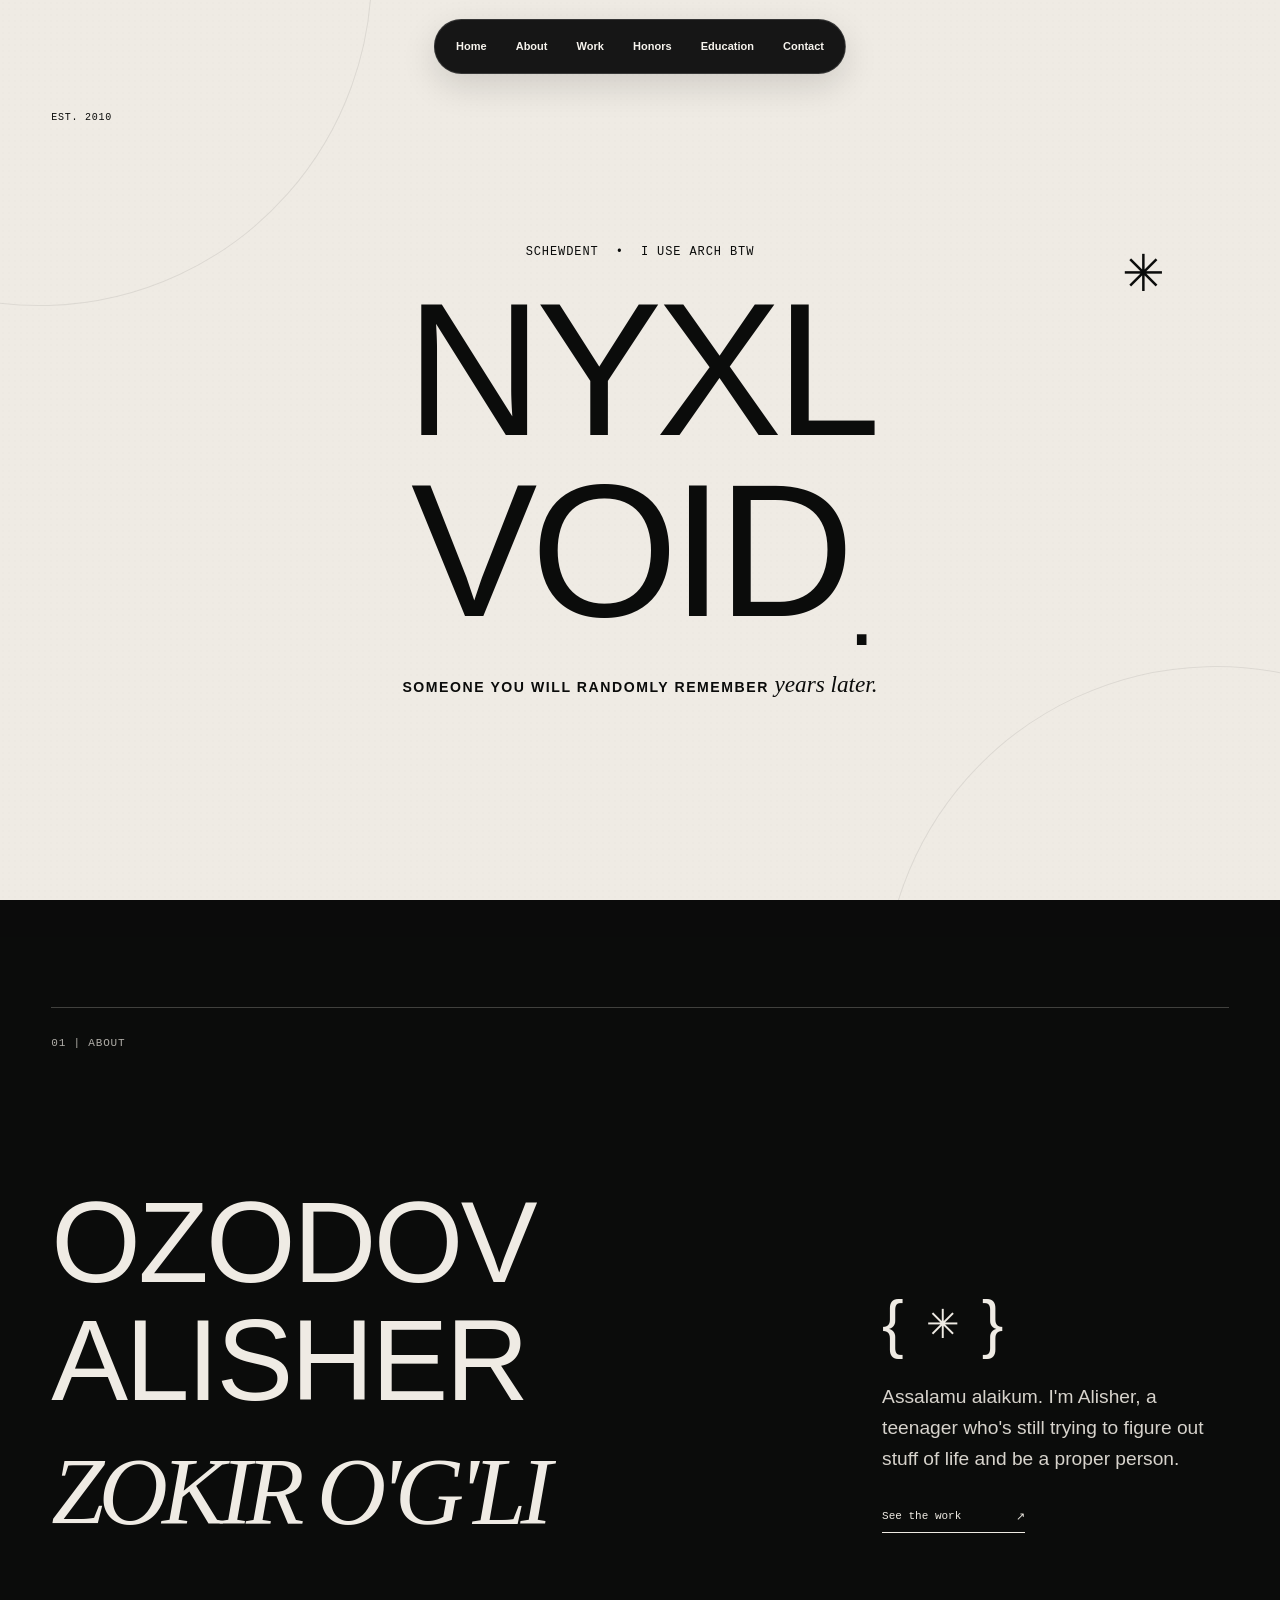
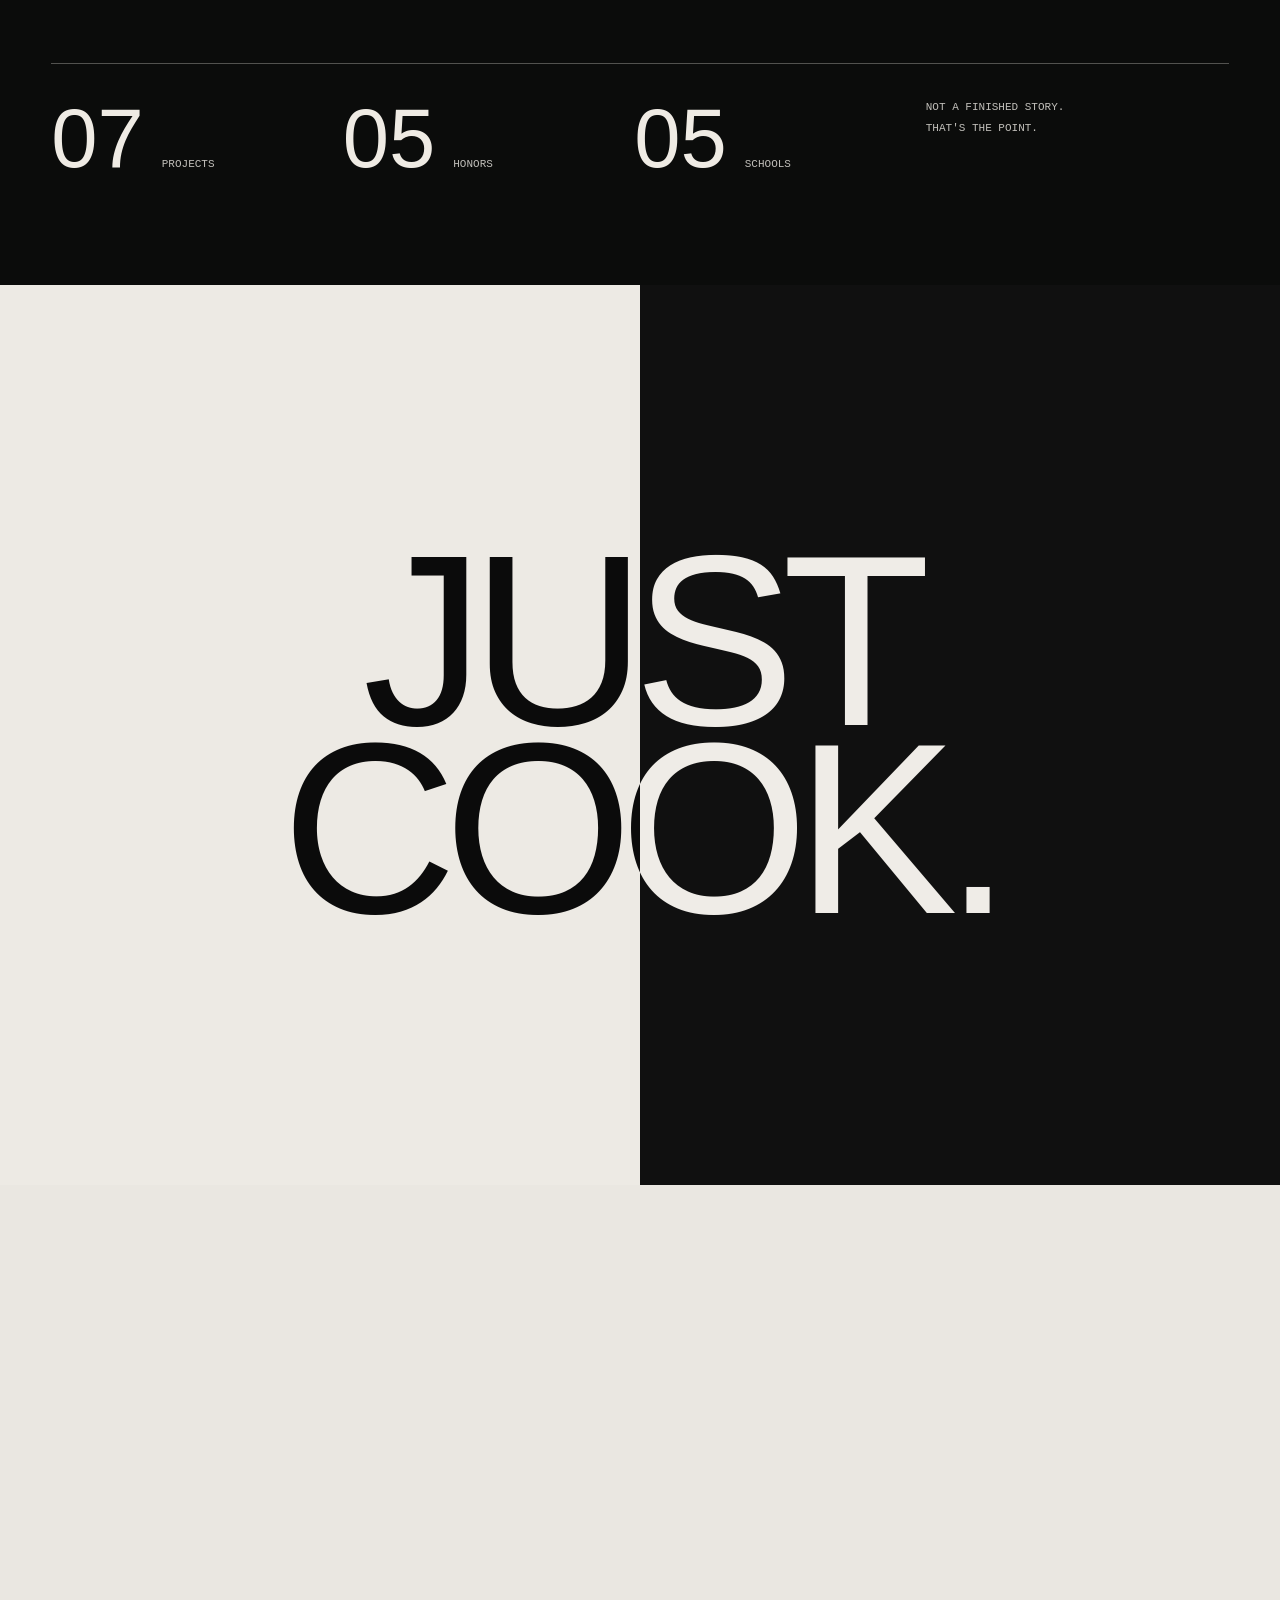
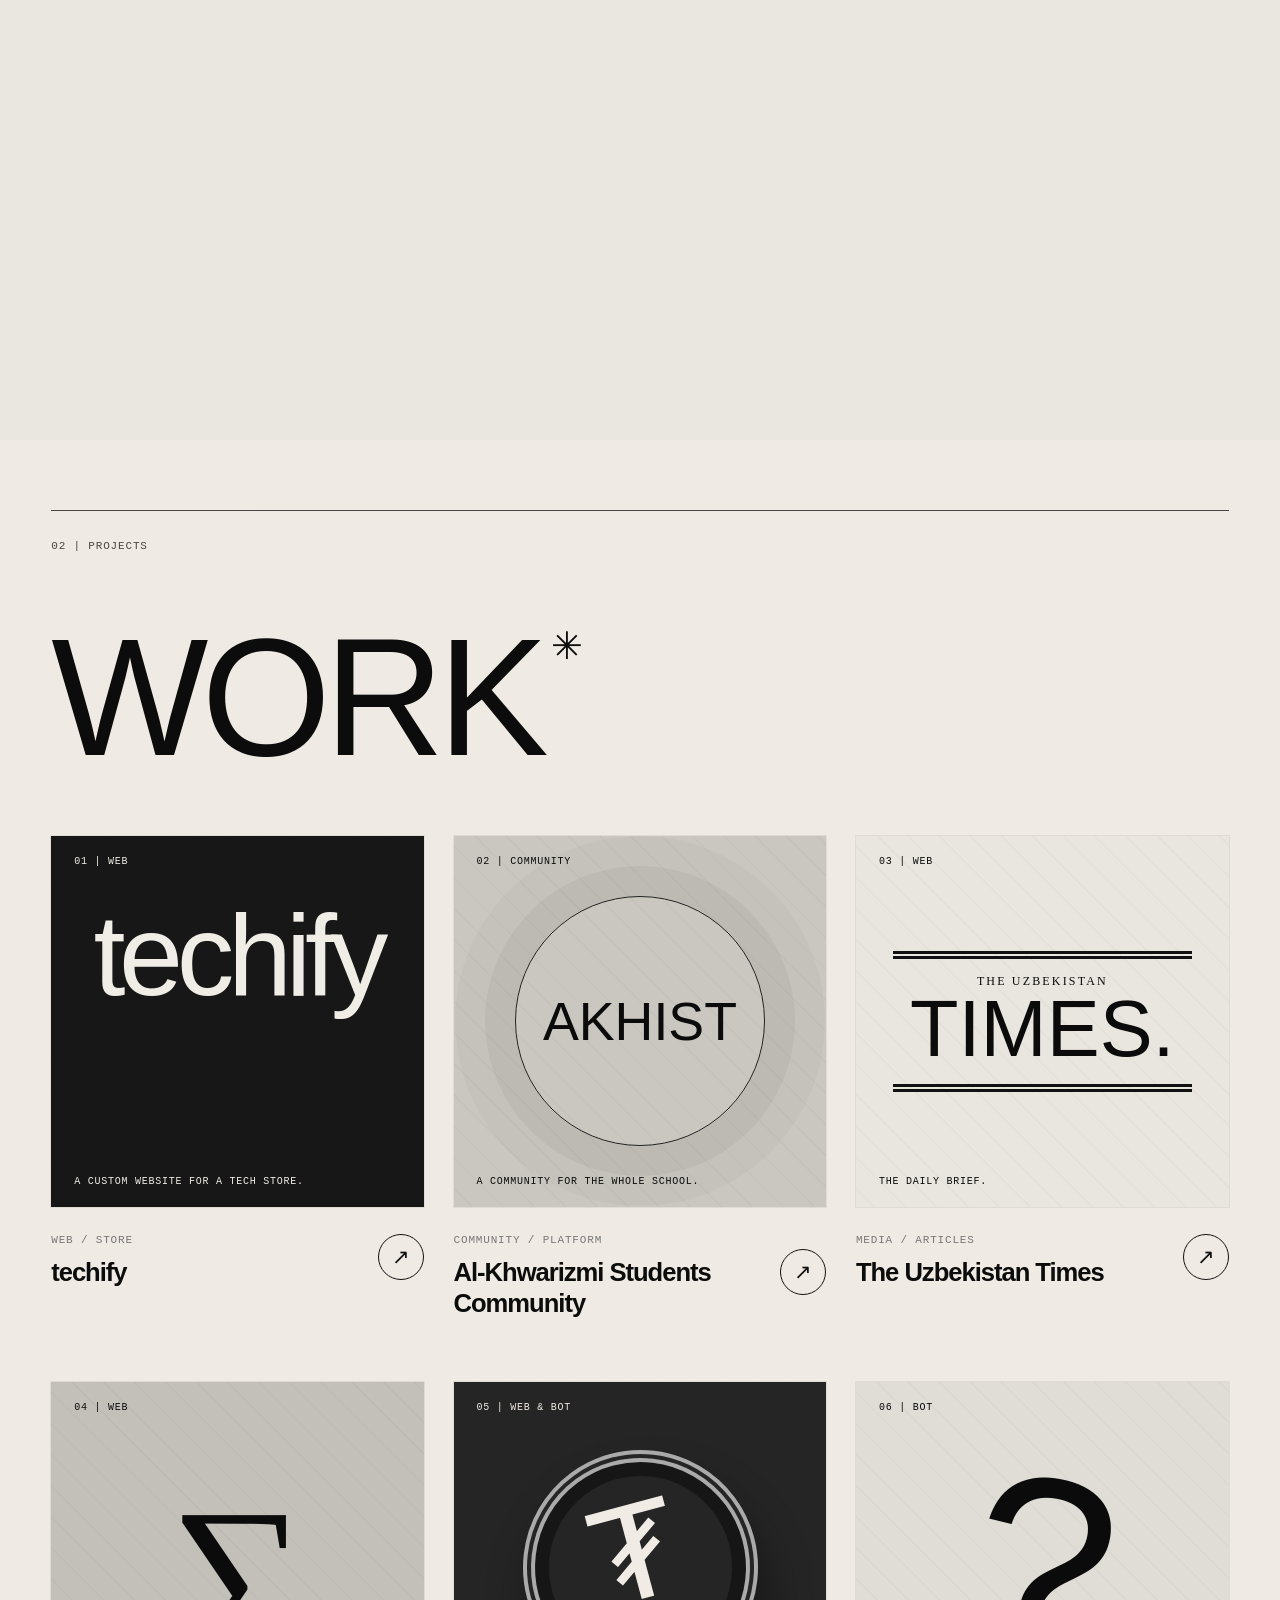
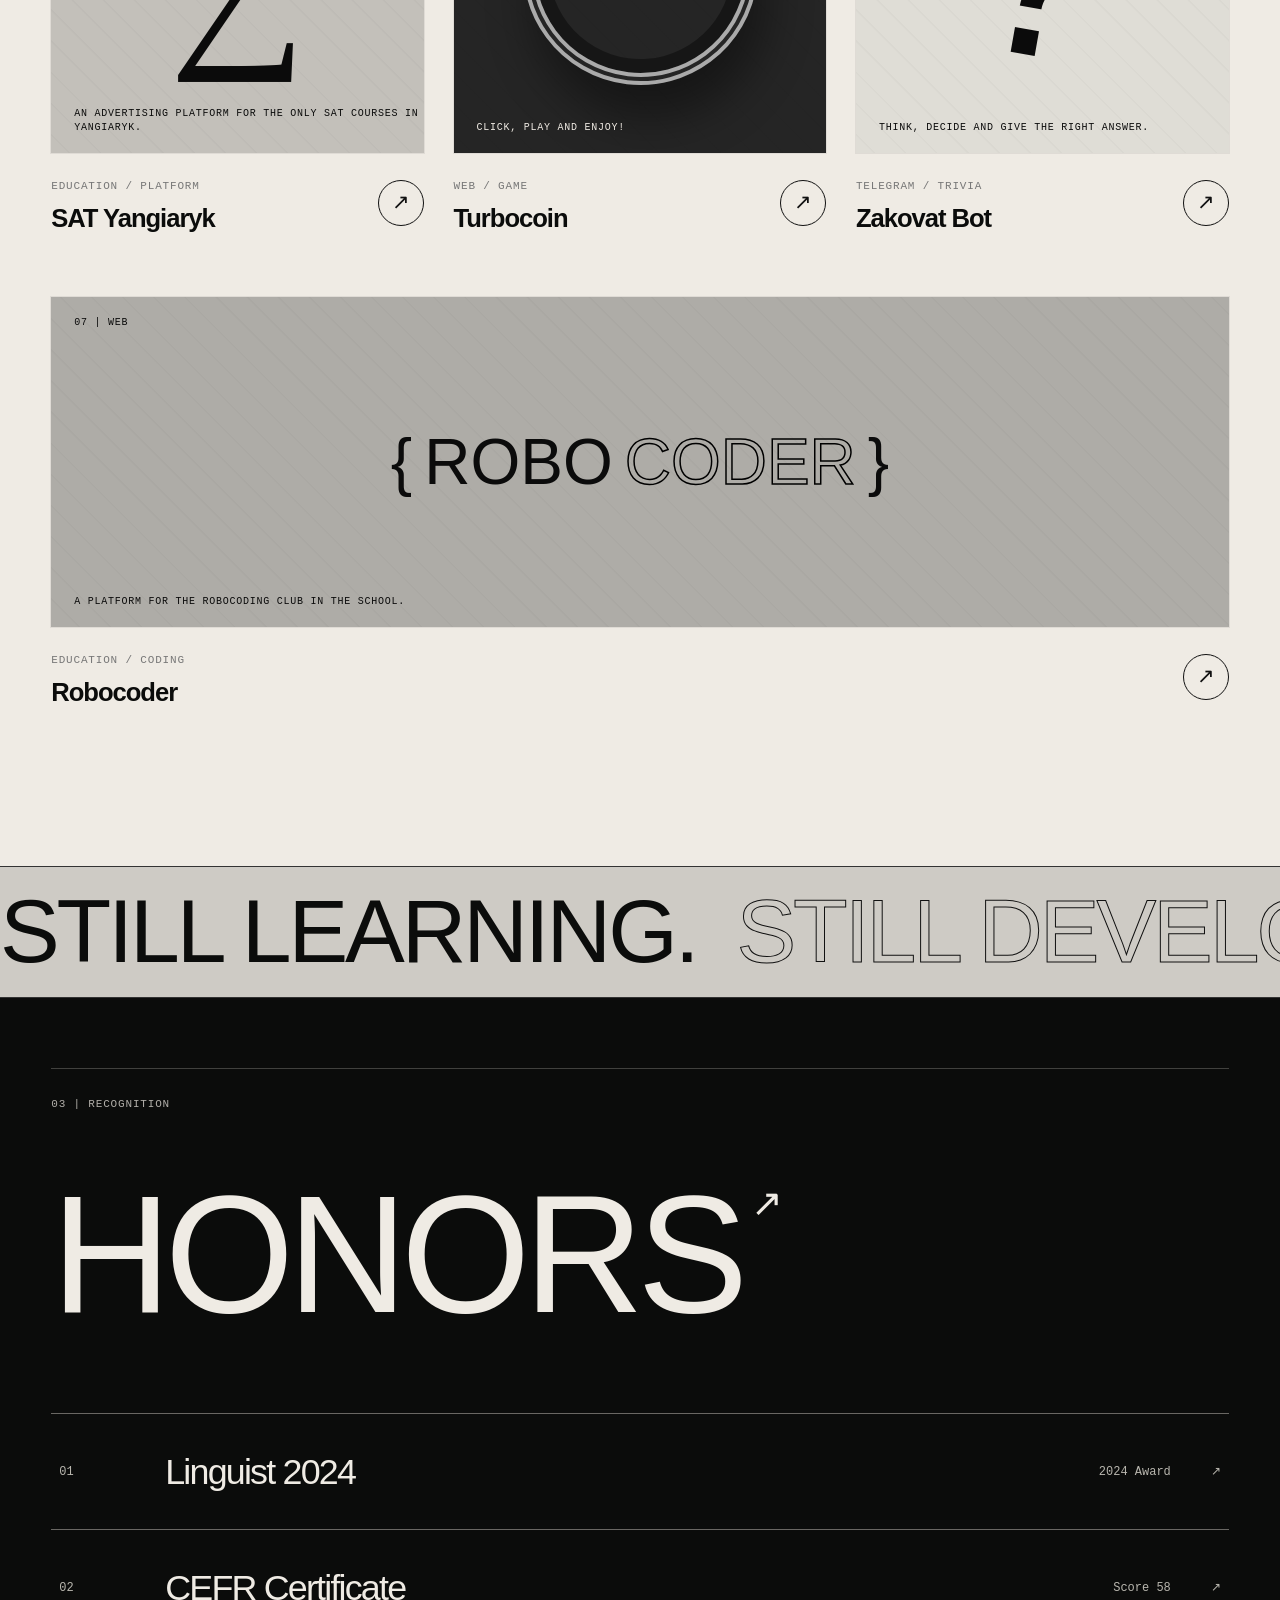
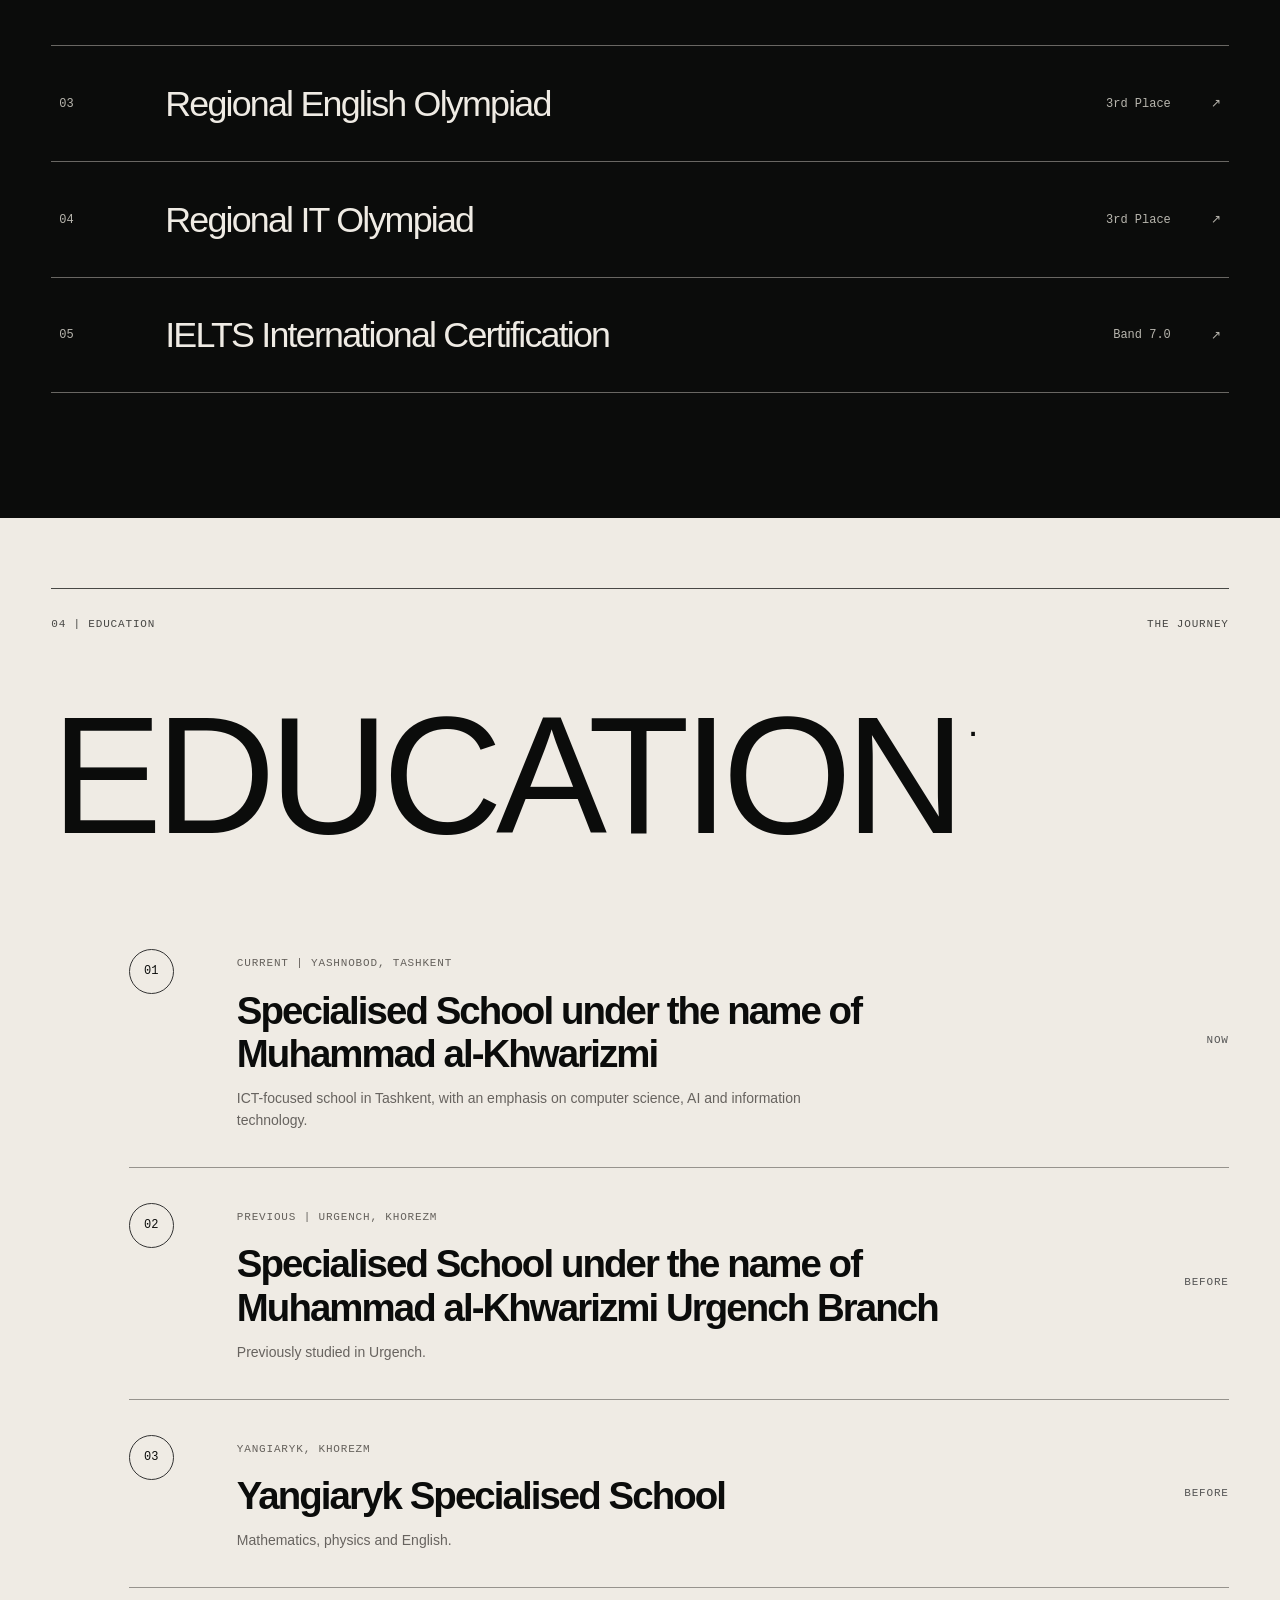
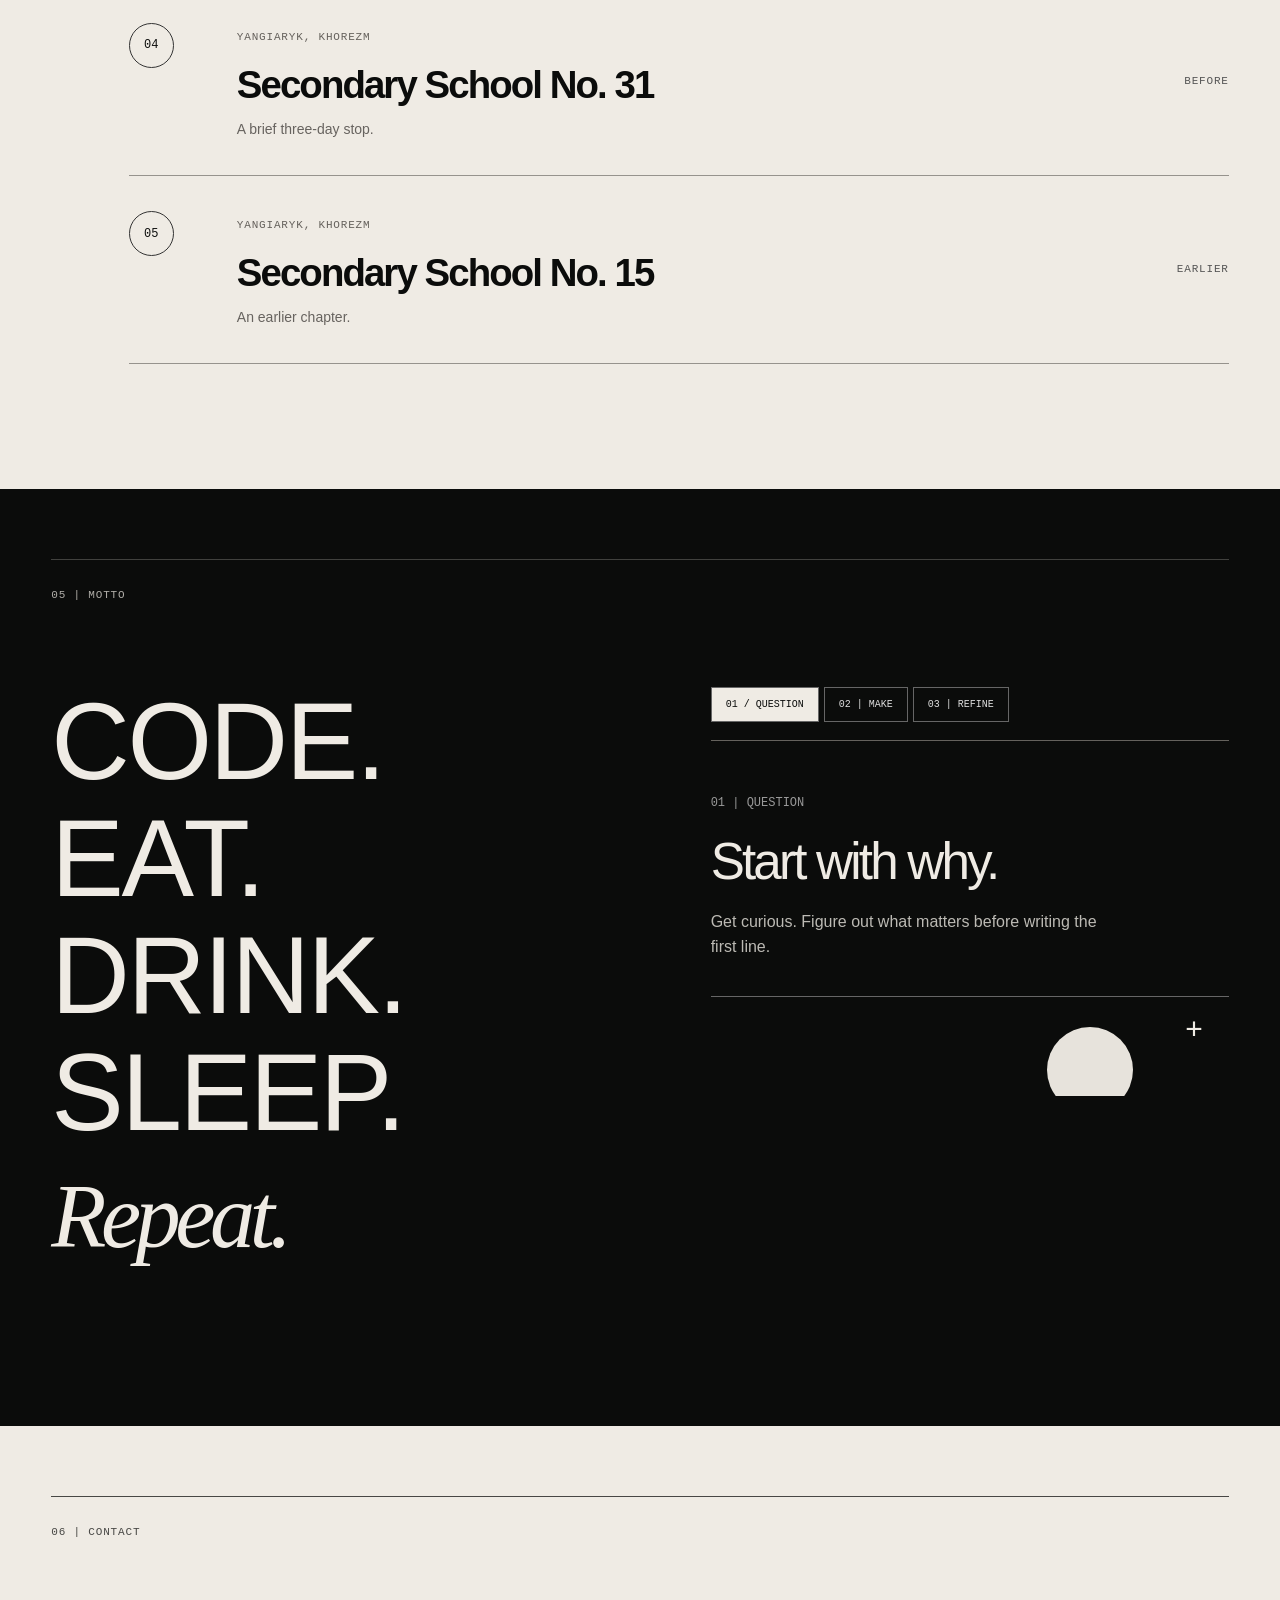
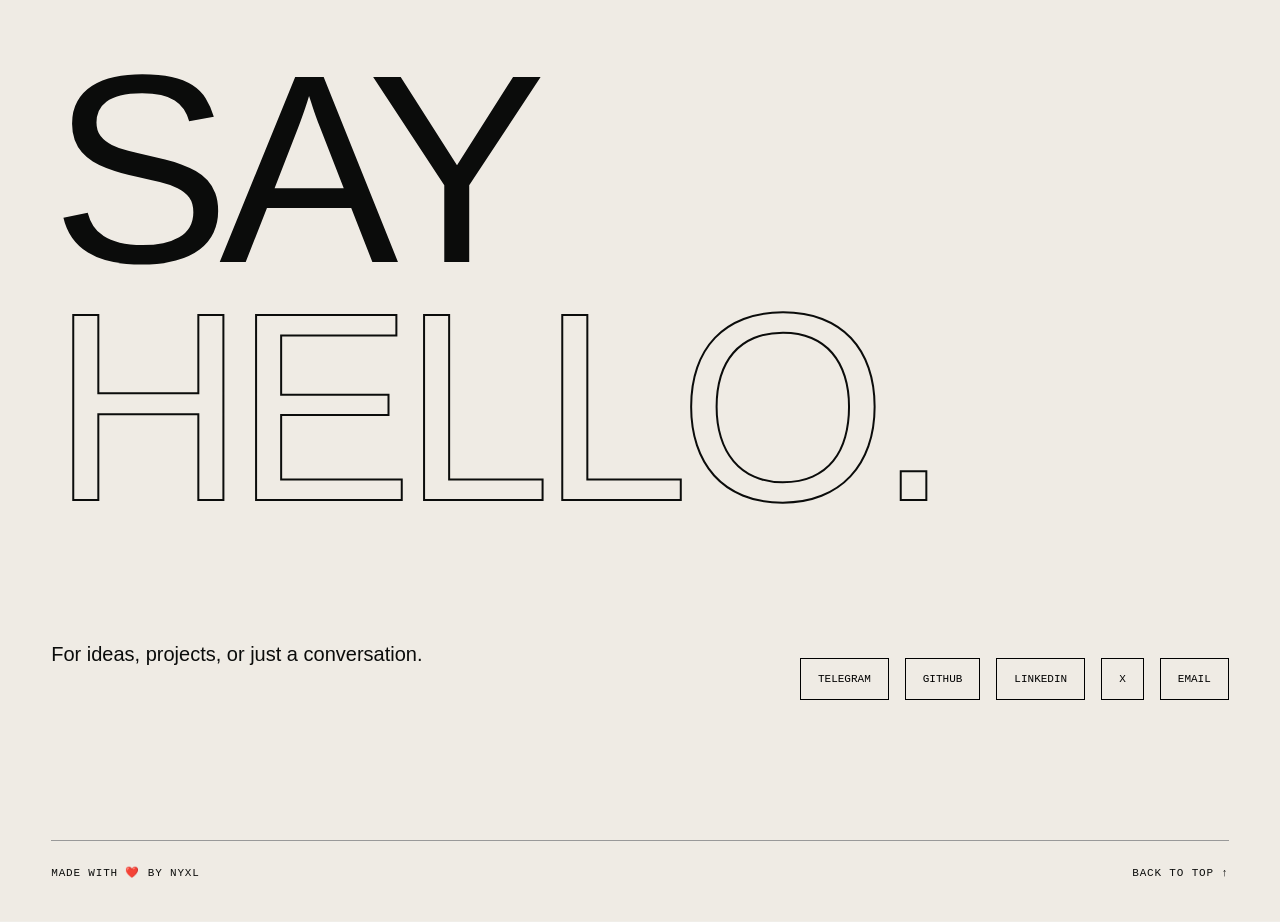
<file: index.html>
<!doctype html>
<html lang="en">
<head>
<meta charset="utf-8"><meta name="viewport" content="width=device-width,initial-scale=1,viewport-fit=cover">
<meta name="theme-color" content="#111111"><meta name="description" content="Alisher Ozodov. Student, AI engineer and developer. Projects, awards and education.">
<title>Alisher Ozodov</title>
<link rel="icon" href="./assets/favicon.svg" type="image/svg+xml">

<link rel="stylesheet" href="./styles.css"><link rel="stylesheet" href="./motion.css"><script src="./script.js" defer></script>
</head>
<body>
<a class="skip" href="#home">Skip to content</a>
<div class="progress" id="progress" aria-hidden="true"></div>
<div class="pointer-orbit" id="pointerOrbit" aria-hidden="true"><span></span></div>
<div class="page-cut" aria-hidden="true"></div>
<header class="header" id="header">
  <!-- <a class="brand" href="#home" aria-label="Alisher Ozodov, homepage"><span class="brand-icon">a<span>°</span></span><span class="brand-text">nyxl</span></a> -->
  <nav class="desktop-nav" aria-label="Main navigation" id="desktopNav"><a href="#home">Home</a><a href="#about">About</a><a href="#work">Work</a><a href="#achievements">Honors</a><a href="#education">Education</a><a href="#contact">Contact</a></nav>
  <div class="header-actions"><button class="menu-button" type="button" aria-label="Open menu" aria-controls="mobileNav" aria-expanded="false" id="menuButton"><span></span><span></span></button></div>
</header>
<div class="mobile-nav" id="mobileNav" aria-hidden="true" inert>
  <div class="mobile-nav-inner"><p class="mono">MENU</p><nav id="mobileNavLinks" aria-label="Mobile navigation"></nav><div class="mobile-menu-bottom"><span>made with ❤️ by nyxl</span></div></div>
</div>
<main>
  <section class="hero" id="home" aria-labelledby="heroName">
    <div class="hero-drawing" aria-hidden="true"><div class="wire wire-one"></div><div class="wire wire-two"></div><div class="hero-spark">✳</div></div>
    <div class="hero-top"><span>EST. 2010</span></div>
    <div class="hero-core"><div class="hero-caption">schewdent <span>•</span> i use arch btw </div><h1 id="heroName"><span class="hero-line"><span>nyxl</span></span><span class="hero-line"><span>void<span class="hero-stop">.</span></span></span></h1><div class="hero-descriptor">someone you will randomly remember <em>years later.</em></div>
    <!-- <div class="hero-ticker" aria-label="Currently building and learning"><span class="ticker-prefix">CURRENTLY </span><span class="ticker-window"><span>doing nothing tbh</span><span>overthinking</span><span>trying to live</span></span></div></div> -->
    <br><br><br>
    <!-- <div class="hero-bottom"><div class="hero-side">WEB / AI / SMALL EXPERIMENTS<br>JUST COOKING.</div><a class="round-discover" href="#about" aria-label="Scroll to about"><span class="discover-ring">SCROLL</span><span class="discover-arrow">↘</span></a><div class="hero-actions"><a class="outline-action" href="#work">SELECTED WORK <span>↗</span></a><button class="outline-action" id="terminalOpen" type="button">TERMINAL <span>↗</span></button></div></div> -->
    <!-- <div class="hero-footerline"><span>THINK / BUILD / REFINE</span><span>SCROLL TO CONTINUE ↓</span></div>-->
  </section>
  <div class="marquee" aria-hidden="true"><div class="marquee-track"><div class="marquee-set"><span>nonchalant</span><b>✳</b><span>caring</span><b>✳</b><span>sometimes funny</span><b>✳</b></div><div class="marquee-set"><span>overthinker</span><b>✳</b><span>polite</span><b>✳</b><span>considerate</span><b>✳</b></div></div></div>
  <section class="about section-dark" id="about" aria-labelledby="aboutTitle"><div class="shell">
    <div class="section-meta"><span>01 | ABOUT</span></div>
    <div class="about-main"><h2 id="aboutTitle" class="masked-heading"><span class="mask-line"><span>Ozodov Alisher</span></span><span class="mask-line"><span><em>ZOKIR O'G'LI</em></span></span></h2><div class="about-aside" data-reveal><div class="about-glyph" aria-hidden="true"><span>{</span><i>✳</i><span>}</span></div><p>Assalamu alaikum. I'm Alisher, a teenager who's still trying to figure out stuff of life and be a proper person.</p><a href="#work" class="text-link">See the work <span>↗</span></a></div></div>
    <div class="about-stats" data-reveal><div><b>07</b><span>PROJECTS</span></div><div><b>05</b><span>HONORS</span></div><div><b>05</b><span>SCHOOLS</span></div><div class="about-stat-note">NOT A FINISHED STORY.<br>THAT'S THE POINT.</div></div>
  </div></section>
  <section class="split-scene" id="interlude" aria-label="Ideas become real through work">
    <div class="split-sticky" id="splitSticky">
      <div class="split-panel split-light" aria-hidden="true"><span class="split-side-label"></span></div>
      <div class="split-panel split-dark" aria-hidden="true"><span class="split-side-label"></span></div>
      <div class="split-type" aria-hidden="true"><span class="split-type-left">JUST<br>COOK.</span><span class="split-type-right">JUST<br>COOK.</span></div>
      <div class="split-bottom"><span></span><span id="splitCounter"></span></div>
    </div>
  </section>
  <section class="work section-light" id="work" aria-labelledby="workTitle"><div class="shell">
    <div class="section-meta"><span>02 | PROJECTS</span></div>
    <div class="heading-row" data-reveal><h2 class="section-heading masked-heading" id="workTitle"><span class="mask-line"><span>WORK<span class="heading-star">✳</span></span></span></h2></div>
    <div class="project-grid" id="projectGrid">
      <article class="project" data-project="techify" data-reveal><div class="project-art art-a"><span class="art-corner">01 | WEB</span><div class="art-center stack-art"><span>techify</span><b>ify.</b></div><span class="art-bottom">A custom website for a tech store.</span></div><div class="project-foot"><div><small>WEB / STORE</small><h3>techify</h3></div><button class="project-button" type="button" aria-label="View techify project" data-project-open="techify">↗</button></div></article>
      <article class="project" data-project="aurora" data-reveal><div class="project-art art-b"><span class="art-corner">02 | COMMUNITY</span><div class="art-center art-sun"><div class="sun-circle"></div><span>AKHIST</span></div><span class="art-bottom">A community for the whole school.</span></div><div class="project-foot"><div><small>COMMUNITY / PLATFORM</small><h3>Al-Khwarizmi Students Community</h3></div><button class="project-button" type="button" aria-label="View The Aurora Group project" data-project-open="aurora">↗</button></div></article>
      <article class="project" data-project="times" data-reveal><div class="project-art art-c"><span class="art-corner">03 | WEB</span><div class="art-center newspaper"><span>THE UZBEKISTAN</span><strong>TIMES.</strong><i></i></div><span class="art-bottom">THE DAILY BRIEF.</span></div><div class="project-foot"><div><small>MEDIA / ARTICLES</small><h3>The Uzbekistan Times</h3></div><button class="project-button" type="button" aria-label="View The Uzbekistan Times project" data-project-open="times">↗</button></div></article>
      <article class="project" data-project="sat" data-reveal><div class="project-art art-d"><span class="art-corner">04 | WEB</span><div class="art-center math-art">∑<small></small></div><span class="art-bottom">An advertising platform for the only SAT courses in Yangiaryk.</span></div><div class="project-foot"><div><small>EDUCATION / PLATFORM</small><h3>SAT Yangiaryk</h3></div><button class="project-button" type="button" aria-label="View SAT Yangiaryk project" data-project-open="sat">↗</button></div></article>
      <article class="project" data-project="turbo" data-reveal><div class="project-art art-e"><span class="art-corner">05 | WEB & BOT</span><div class="art-center coin-art"><span>₮</span><i></i></div><span class="art-bottom">CLICK, PLAY AND ENJOY!</span></div><div class="project-foot"><div><small>WEB / GAME</small><h3>Turbocoin</h3></div><button class="project-button" type="button" aria-label="View Turbocoin project" data-project-open="turbo">↗</button></div></article>
      <article class="project" data-project="zakovat" data-reveal><div class="project-art art-f"><span class="art-corner">06 | BOT</span><div class="art-center question-art">?</div><span class="art-bottom">THINK, DECIDE AND GIVE THE RIGHT ANSWER.</span></div><div class="project-foot"><div><small>TELEGRAM / TRIVIA</small><h3>Zakovat Bot</h3></div><button class="project-button" type="button" aria-label="View Zakovat Bot project" data-project-open="zakovat">↗</button></div></article>
      <article class="project project-wide" data-project="robocoder" data-reveal><div class="project-art art-g"><span class="art-corner">07 | WEB</span><div class="art-center robo-art">{ <i>ROBO</i><span>CODER</span> }</div><span class="art-bottom">A PLATFORM FOR THE ROBOCODING CLUB IN THE SCHOOL.</span></div><div class="project-foot"><div><small>EDUCATION / CODING</small><h3>Robocoder</h3></div><button class="project-button" type="button" aria-label="View Robocoder project" data-project-open="robocoder">↗</button></div></article>
    </div>
  </div></section>
  <div class="statement" aria-label="Keep building"><div class="statement-rail"><div class="statement-set"><span>STILL LEARNING.</span><span>STILL DEVELOPING.</span></div><div class="statement-set" aria-hidden="true"><span>STILL LEARNING.</span><span>STILL BUILDING.</span></div></div></div>
  <section class="achievements section-dark" id="achievements" aria-labelledby="awardsTitle"><div class="shell"><div class="section-meta"><span>03 | RECOGNITION</span><span></span></div>
    <div class="heading-row" data-reveal><h2 id="awardsTitle" class="section-heading masked-heading"><span class="mask-line"><span>HONORS<span class="heading-star">↗</span></span></span></h2></div>
    <div class="award-list">
      <div class="award" data-reveal><span>01</span><h3>Linguist 2024</h3><p>2024 Award</p><b>↗</b></div>
      <div class="award" data-reveal><span>02</span><h3>CEFR Certificate</h3><p>Score 58</p><b>↗</b></div>
      <div class="award" data-reveal><span>03</span><h3>Regional English Olympiad</h3><p>3rd Place</p><b>↗</b></div>
      <div class="award" data-reveal><span>04</span><h3>Regional IT Olympiad</h3><p>3rd Place</p><b>↗</b></div>
      <div class="award" data-reveal><span>05</span><h3>IELTS International Certification</h3><p>Band 7.0</p><b>↗</b></div>
    </div></div></section>
  <section class="education section-light" id="education" aria-labelledby="educationTitle"><div class="shell"><div class="section-meta"><span>04 | EDUCATION</span><span>THE JOURNEY</span></div><div class="heading-row" data-reveal><h2 id="educationTitle" class="section-heading masked-heading"><span class="mask-line"><span>EDUCATION<span class="heading-star">.</span></span></span></h2></div>
  <div class="school-list"><article class="school" data-reveal><div class="school-marker"><span>01</span></div><div class="school-main"><small>CURRENT | YASHNOBOD, TASHKENT</small><h3>Specialised School under the name of Muhammad al-Khwarizmi</h3><p>ICT-focused school in Tashkent, with an emphasis on computer science, AI and information technology.</p></div><span class="school-extra">NOW</span></article>
  <article class="school" data-reveal><div class="school-marker"><span>02</span></div><div class="school-main"><small>PREVIOUS | URGENCH, KHOREZM</small><h3>Specialised School under the name of Muhammad al-Khwarizmi Urgench Branch</h3><p>Previously studied in Urgench.</p></div><span class="school-extra">BEFORE</span></article>
  <article class="school" data-reveal><div class="school-marker"><span>03</span></div><div class="school-main"><small>YANGIARYK, KHOREZM</small><h3>Yangiaryk Specialised School</h3><p>Mathematics, physics and English.</p></div><span class="school-extra">BEFORE</span></article>
  <article class="school" data-reveal><div class="school-marker"><span>04</span></div><div class="school-main"><small>YANGIARYK, KHOREZM</small><h3>Secondary School No. 31</h3><p>A brief three-day stop.</p></div><span class="school-extra">BEFORE</span></article>
  <article class="school" data-reveal><div class="school-marker"><span>05</span></div><div class="school-main"><small>YANGIARYK, KHOREZM</small><h3>Secondary School No. 15</h3><p>An earlier chapter.</p></div><span class="school-extra">EARLIER</span></article></div>
  </div></section>
  <section class="method section-dark" id="method"><div class="shell"><div class="section-meta"><span>05 | MOTTO</span><span></span></div><div class="method-grid"><h2 class="masked-heading"><span class="mask-line"><span>CODE.</span></span><span class="mask-line"><span>EAT.</span></span><span class="mask-line"><span>DRINK.</span></span><span class="mask-line"><span>SLEEP.</span></span><span class="mask-line"><span><em>Repeat.</em></span></span></h2><div class="method-control" data-reveal><div class="method-tabs" role="tablist" aria-label="Working approach"><button type="button" role="tab" aria-selected="true" data-method="ask">01 / QUESTION</button><button type="button" role="tab" aria-selected="false" data-method="make">02 | MAKE</button><button type="button" role="tab" aria-selected="false" data-method="refine">03 | REFINE</button></div><div class="method-body" id="methodBody" role="tabpanel" aria-live="polite"><span>01 | QUESTION</span><h3>Start with why.</h3><p>Get curious. Figure out what matters before writing the first line.</p></div><div class="method-sketch" aria-hidden="true"><span class="method-shape"></span><span class="method-cross">+</span></div></div></div></div></section>
  <section class="contact section-light" id="contact" aria-labelledby="contactTitle"><div class="shell"><div class="section-meta"><span>06 | CONTACT</span><span></span></div><h2 id="contactTitle" class="masked-heading"><span class="mask-line"><span>SAY</span></span><span class="mask-line"><span><em>HELLO.</em></span></span></h2><div class="contact-foot"><p>For ideas, projects, or just a conversation.</p><div class="social-text" aria-label="Platforms, links not yet supplied"><a href="https://t.me/nyxlvoid" style="-webkit-tap-highlight-color: transparent;"><span>TELEGRAM</span></a><a href="https://github.com/nyxlvoid" style="-webkit-tap-highlight-color: transparent;"><span>GITHUB</span></a><a href="https://www.linkedin.com/in/alisherozodov" style="-webkit-tap-highlight-color: transparent;"><span>LINKEDIN</span></a><a href="https://twitter.com/alisherozodov" style="-webkit-tap-highlight-color: transparent;"><span>X</span></a><a href="mailto:aiisher.ozodoff@gmail.com" style="-webkit-tap-highlight-color: transparent;"><span>EMAIL</span></a></div></div><div class="footer-line"><span>made with ❤️ by nyxl</span><span></span><a href="#home" style="text-decoration: none;">BACK TO TOP ↑</a></div></div></section>
</main>
<dialog id="projectDialog" class="project-dialog" aria-labelledby="dialogTitle"><div class="dialog-top"><span>PROJECT / <span id="dialogNumber">01</span></span><button id="dialogClose" class="dialog-close" type="button" aria-label="Close project dialog">×</button></div><div class="dialog-art">SELECTED WORK / ALISHER OZODOV</div><h2 id="dialogTitle"></h2><p id="dialogDescription"></p><div class="dialog-end">A PROJECT IN THE ARCHIVE. <button type="button" class="outline-action" id="dialogBack">BACK TO WORK ↗</button></div></dialog>
<dialog id="terminalDialog" class="terminal-dialog" aria-labelledby="terminalTitle"><div class="terminal-bar"><span id="terminalTitle">alisher / terminal</span><button type="button" id="terminalClose" aria-label="Close terminal">×</button></div><div class="terminal-output" id="terminalOutput" role="log" aria-live="polite"><p>Alisher's terminal. Type <strong>help</strong> for commands.</p></div><form id="terminalForm" autocomplete="off"><label for="terminalInput">~ $</label><input id="terminalInput" type="text" placeholder="help" maxlength="60" spellcheck="false"><button type="submit" aria-label="Run command">↵</button></form></dialog>

</body></html>
</file>
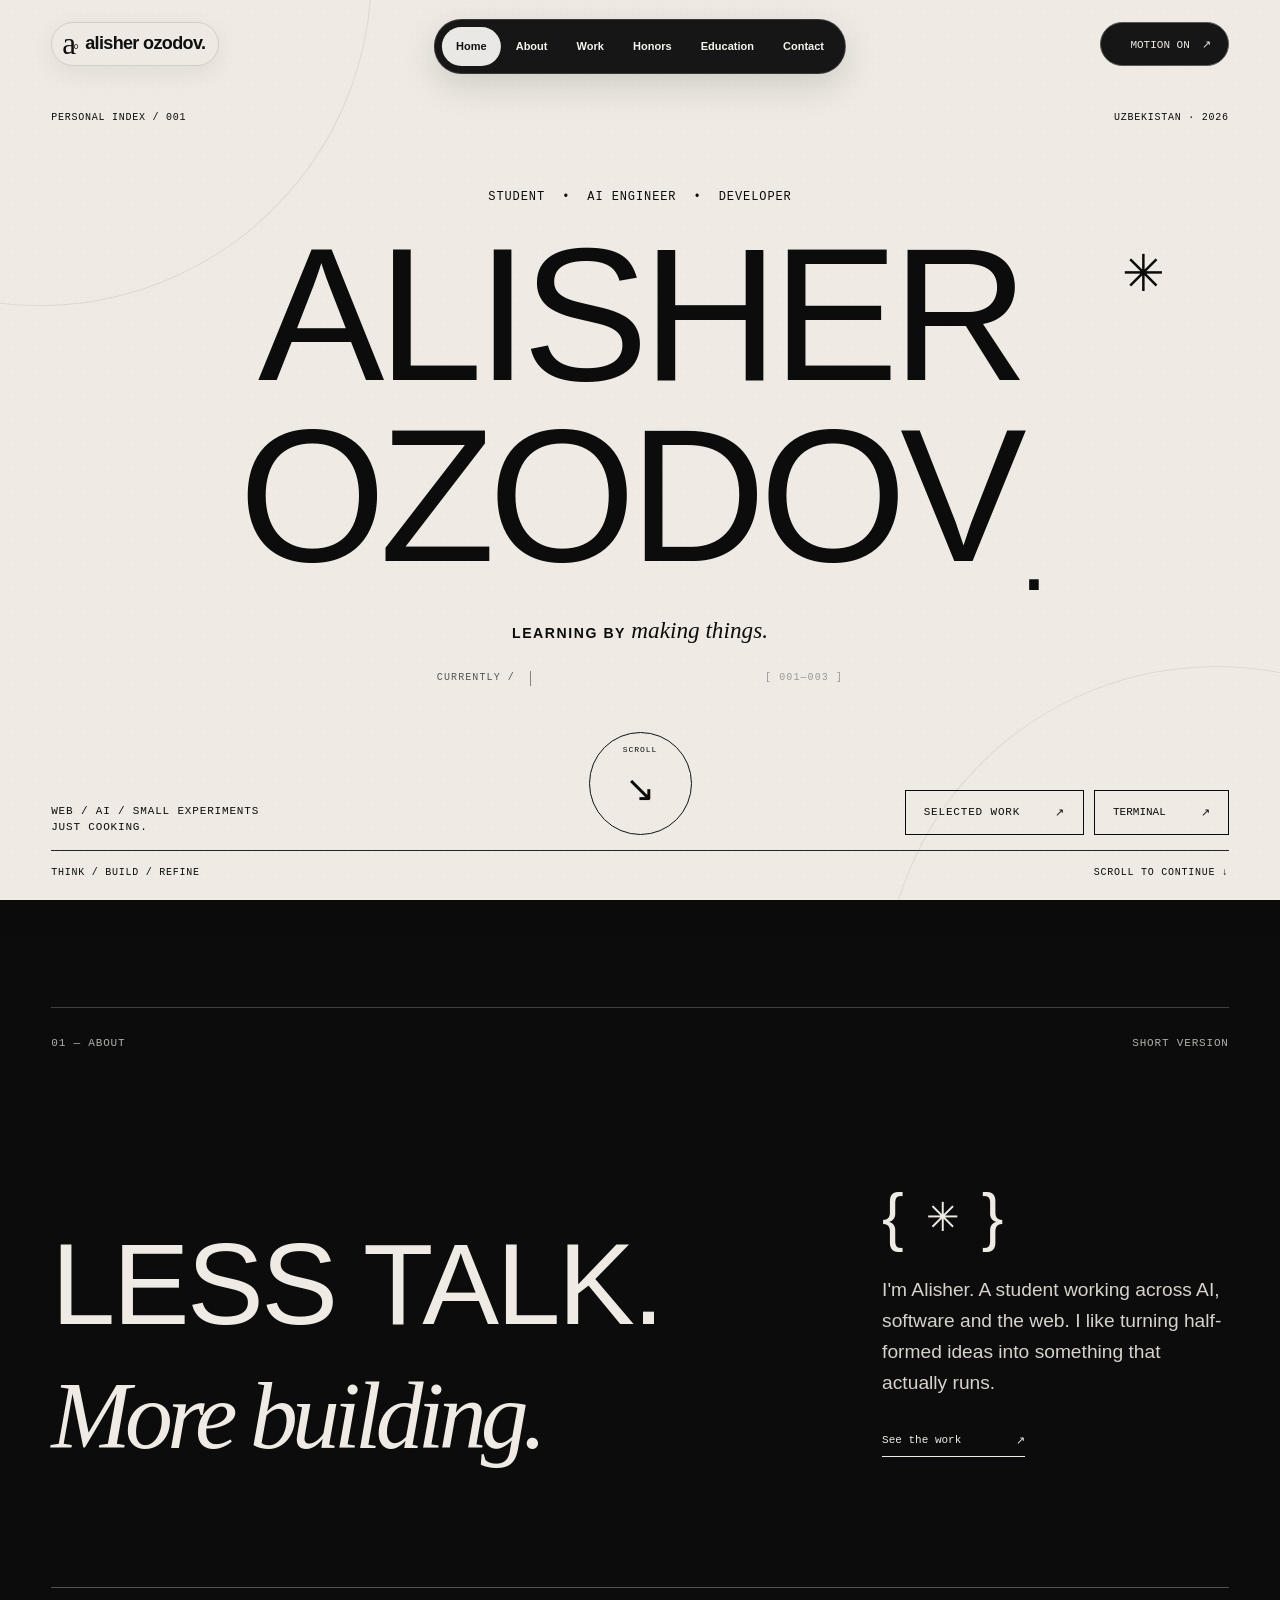
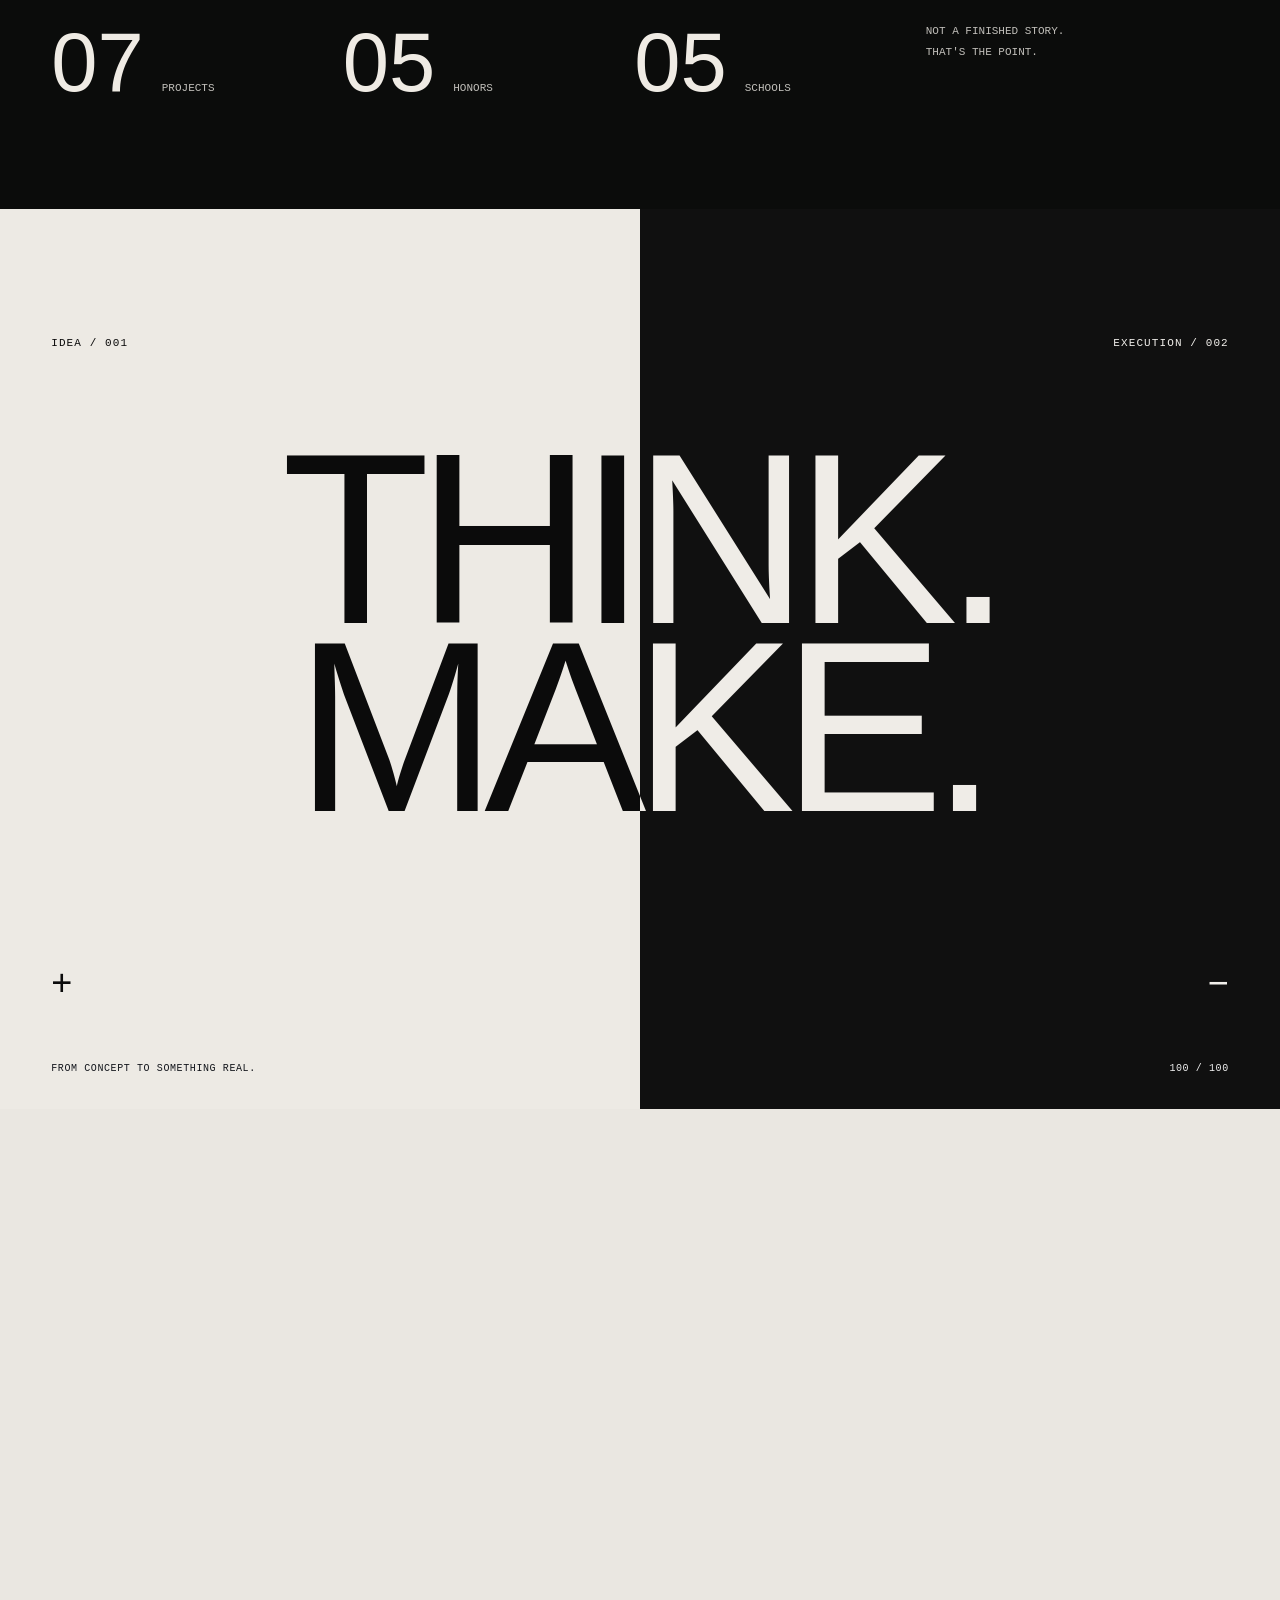
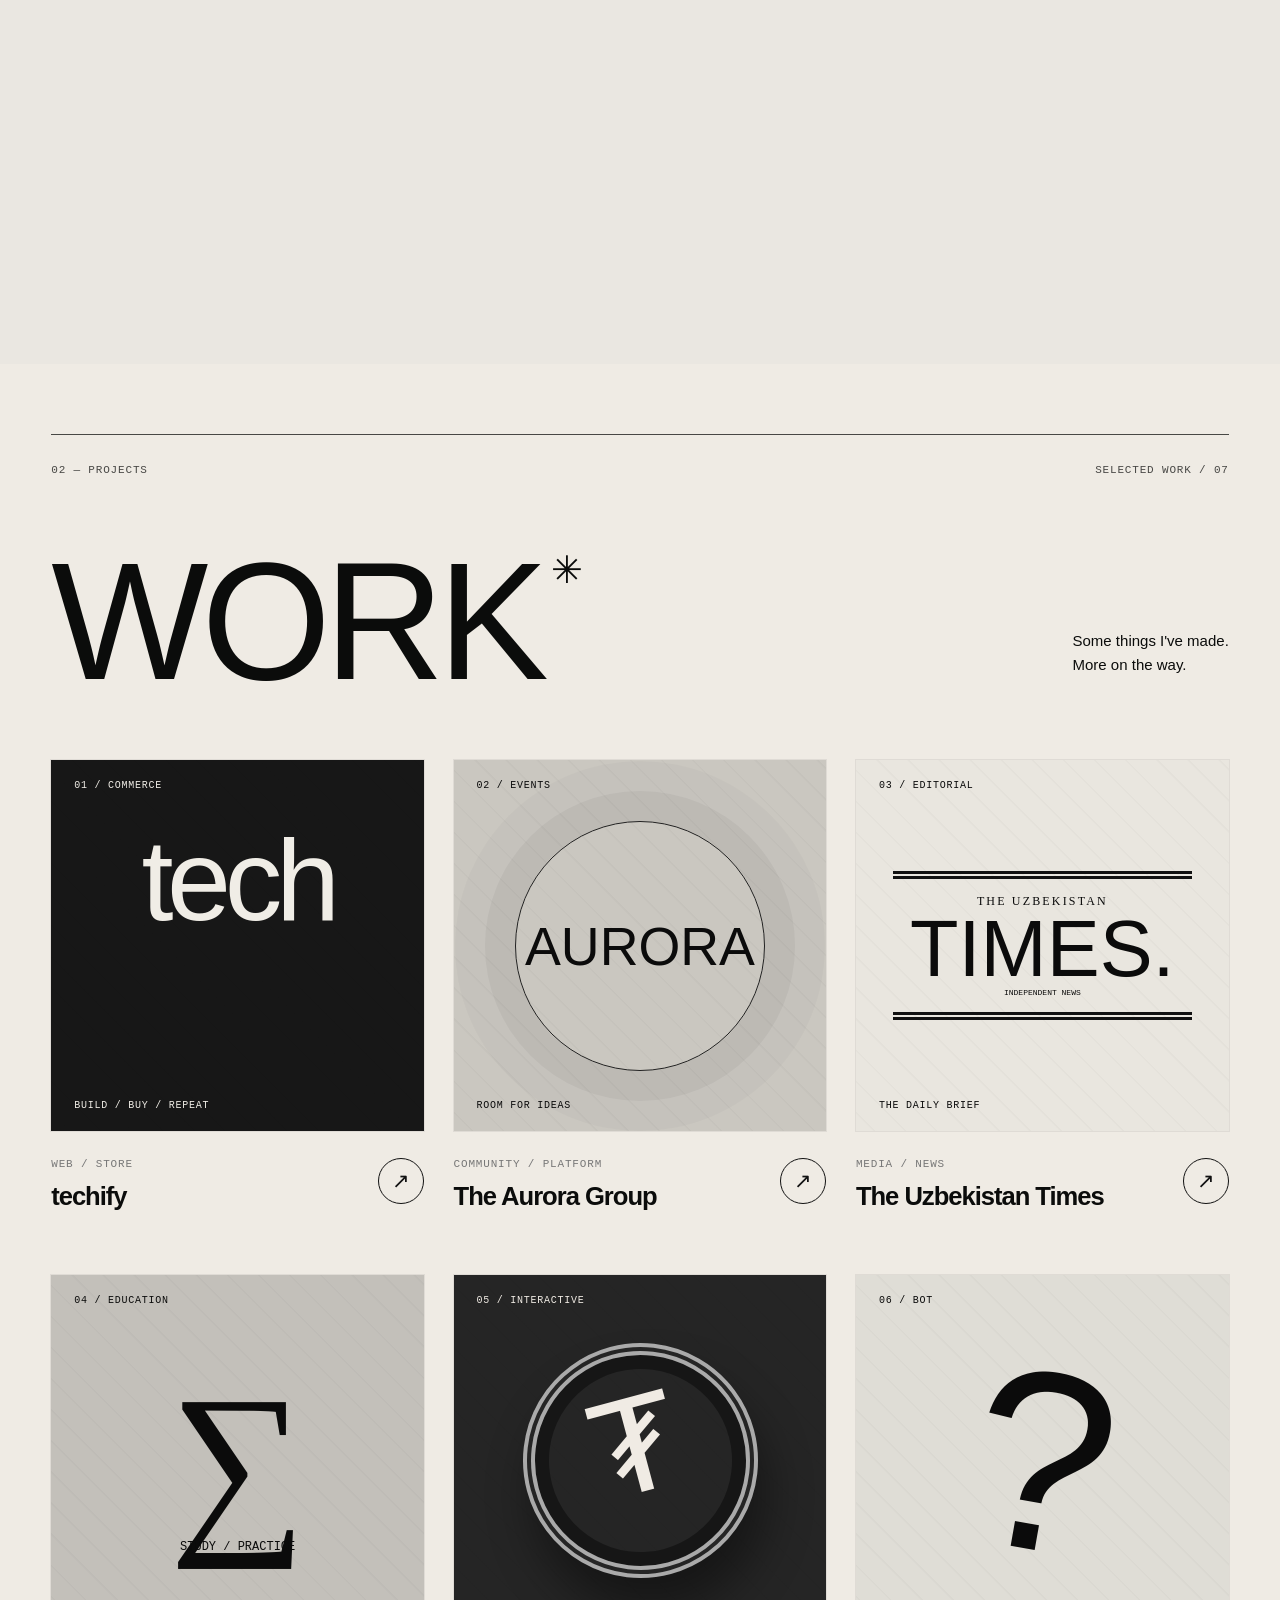
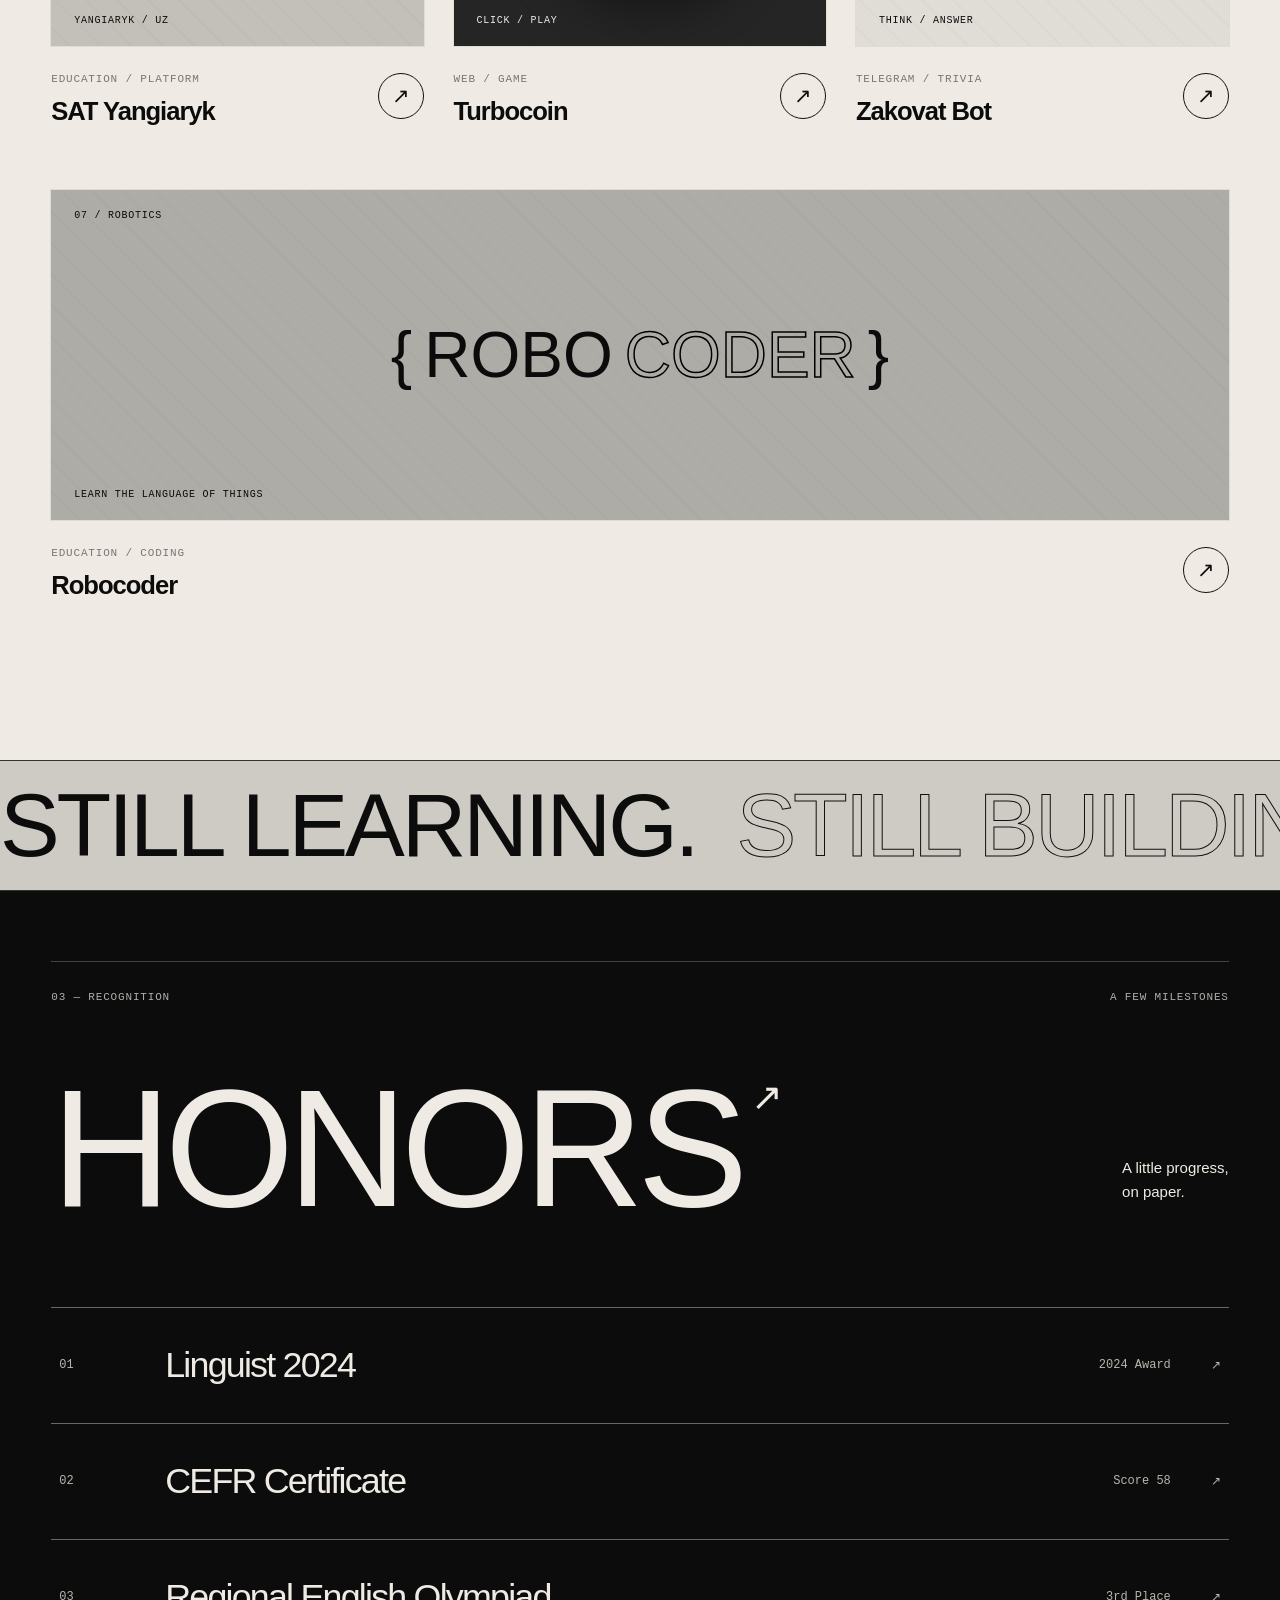
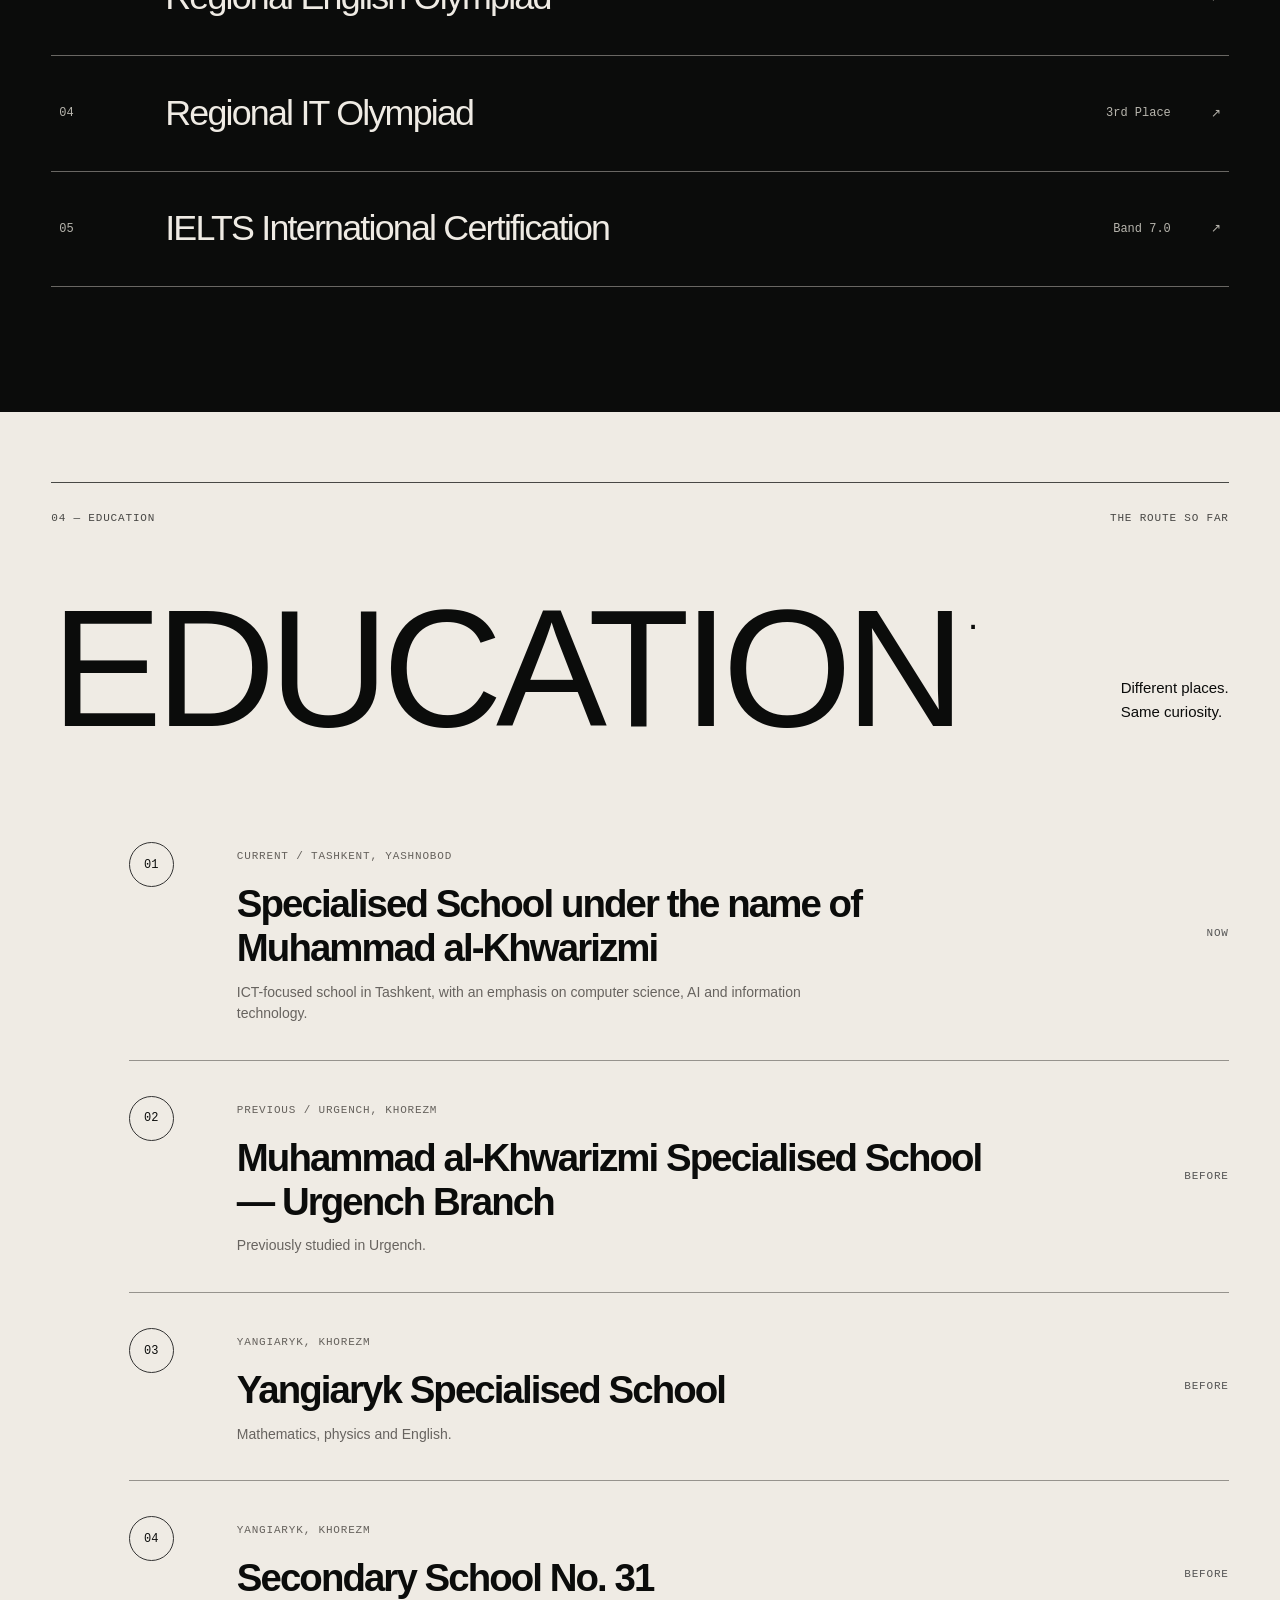
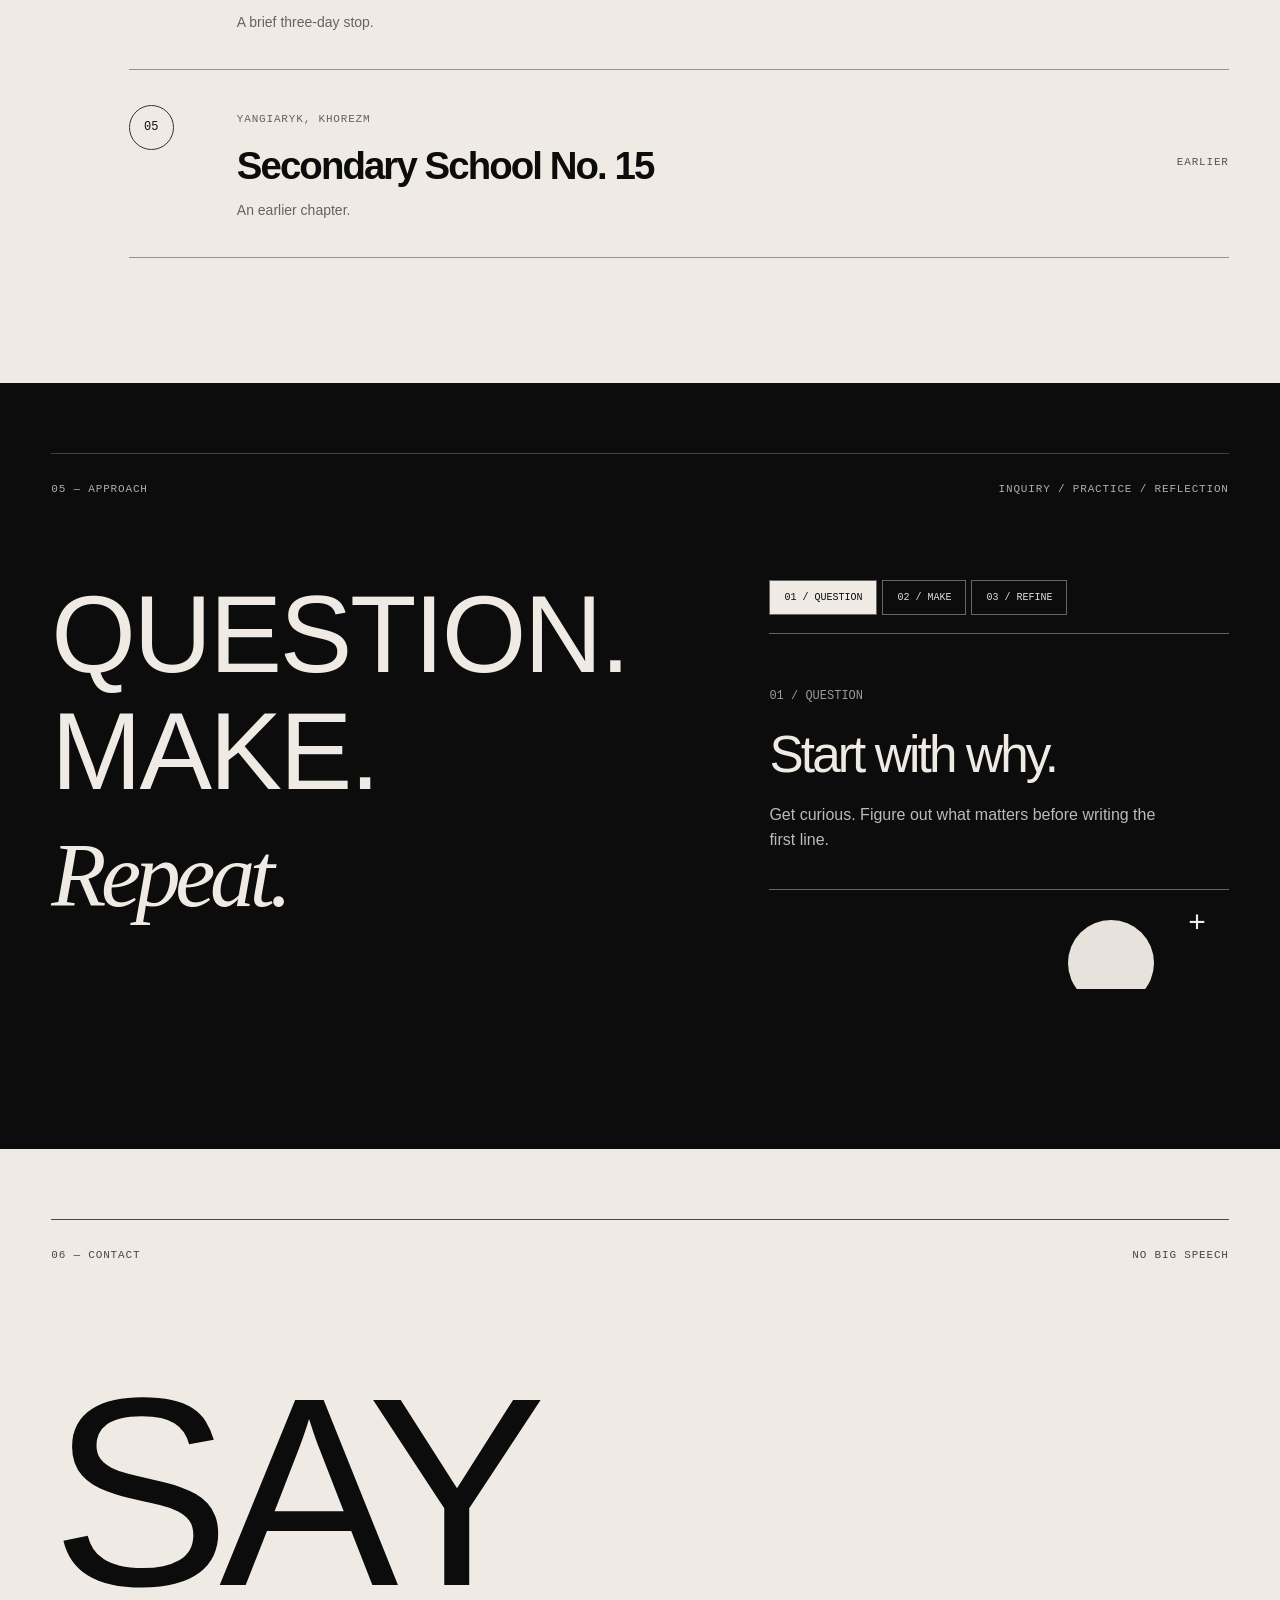
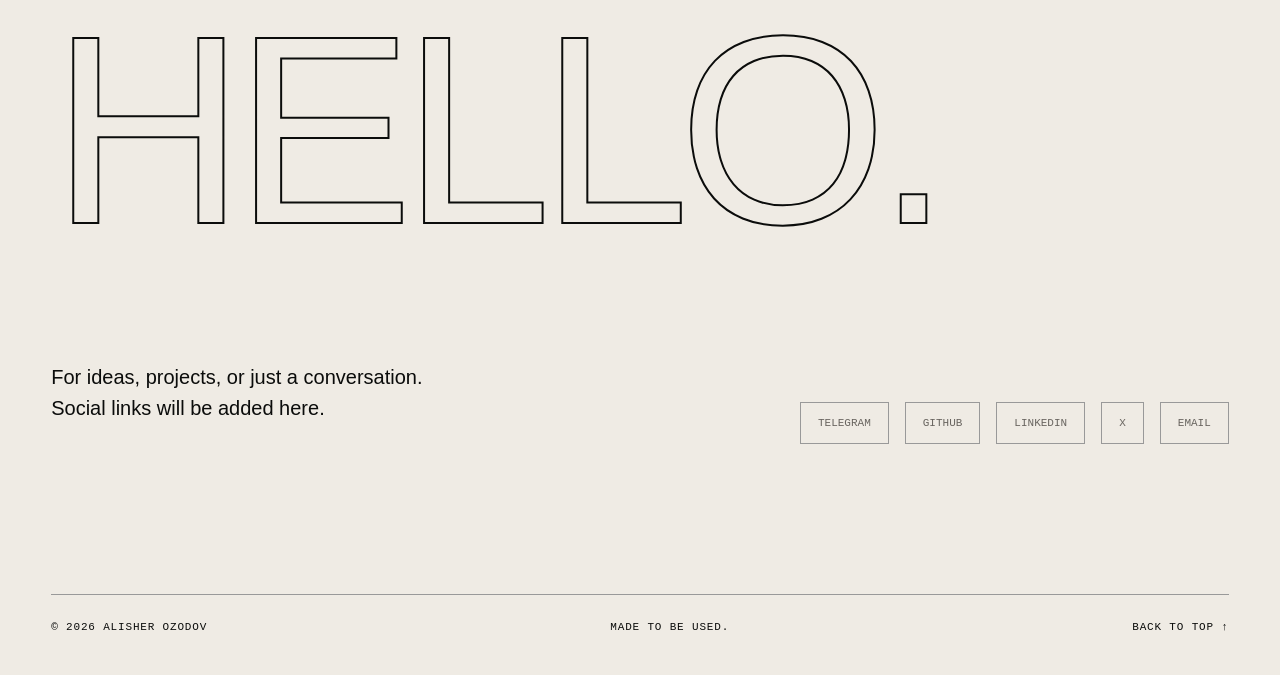
<file: standalone.html>
<!doctype html>
<html lang="en">
<head>
<meta charset="utf-8"><meta name="viewport" content="width=device-width,initial-scale=1,viewport-fit=cover">
<meta name="theme-color" content="#111111"><meta name="description" content="Alisher Ozodov. Student, AI engineer and developer. Projects, awards and education.">
<title>Alisher Ozodov — Developer / Student</title>


<style>
:root{--paper:#efebe4;--ink:#0b0c0b;--fog:#c6c2bc;--gray:#8a8986;--line:rgba(17,17,17,.22);--white:#faf8f2;--pad:clamp(20px,4vw,76px);--sans:'DM Sans',Arial,sans-serif;--mono:'DM Mono',monospace;--display:'Anton',Impact,'Arial Narrow',sans-serif}
*,*::before,*::after{box-sizing:border-box}html{scroll-behavior:smooth;scroll-padding-top:92px}body{margin:0;background:var(--paper);color:var(--ink);font:400 16px/1.55 var(--sans);overflow-x:clip;-webkit-font-smoothing:antialiased}button,input{font:inherit}button{cursor:pointer}a{color:inherit;text-decoration:none}button:focus-visible,a:focus-visible,input:focus-visible{outline:2px solid currentColor;outline-offset:5px}button:disabled{cursor:not-allowed}::selection{color:var(--paper);background:var(--ink)}.skip{position:fixed;z-index:999;background:var(--white);color:#111;left:8px;top:-70px;padding:12px}.skip:focus{top:8px}.mono,.section-meta,.hero-top,.hero-caption,.hero-side,.hero-footerline,.hero-actions,.project-foot small,.art-corner,.art-bottom,.school small,.school-extra,.footer-line,.mobile-nav-inner>p,.intro-top{font:500 11px/1.4 var(--mono);letter-spacing:.075em;text-transform:uppercase}.shell{width:min(100% - 2*var(--pad),1500px);margin-inline:auto}.section-meta{display:flex;align-items:center;justify-content:space-between;gap:16px;padding:28px 0 38px;border-top:1px solid currentColor;opacity:.73}.section-light{background:var(--paper);color:var(--ink)}.section-dark{background:var(--ink);color:var(--paper)}.section-dark .section-meta{border-color:#565552}.progress{position:fixed;top:0;left:0;width:100%;height:3px;background:#fff;transform:scaleX(0);transform-origin:left;z-index:130;pointer-events:none;mix-blend-mode:difference;will-change:transform}
/* Navigation has intrinsic width, independent from its surrounding columns. */
.header{position:fixed;top:0;left:0;width:100%;z-index:120;display:flex;align-items:center;justify-content:space-between;gap:16px;padding:20px var(--pad);height:88px;pointer-events:none}.header>*{pointer-events:auto}.brand{display:flex;gap:10px;align-items:center;font-weight:700;letter-spacing:-.06em;font-size:18px;white-space:nowrap;mix-blend-mode:difference;color:#fff}.brand-icon{font:400 31px/.8 Georgia,serif;letter-spacing:-.12em}.brand-icon span{font-size:14px;margin-left:1px}.desktop-nav{position:absolute;left:50%;top:19px;transform:translateX(-50%);display:flex;align-items:center;gap:3px;width:max-content;max-width:calc(100vw - 480px);padding:7px;background:#161616;color:#f7f4ee;border:1px solid rgba(255,255,255,.14);border-radius:100px;box-shadow:0 12px 34px #0002}.desktop-nav a{font-size:11px;font-weight:600;padding:11px clamp(9px,1.1vw,16px);border-radius:100px;white-space:nowrap;transition:background .22s ease,color .22s ease}.desktop-nav a:hover,.desktop-nav a.active{background:var(--white);color:#131313}.header-actions{display:flex;align-items:center;gap:10px}.soundless-button,.menu-button{color:var(--paper);background:#161616;border:1px solid #555;border-radius:50px;height:44px}.soundless-button{font:500 11px var(--mono);padding:0 17px;white-space:nowrap}.soundless-button span{margin-left:12px}.soundless-button:hover,.menu-button:hover{background:#343434}.menu-button{display:none;width:46px;position:relative;align-items:center;justify-content:center;flex-direction:column;gap:6px}.menu-button span{width:19px;height:1px;background:currentColor;display:block;transition:transform .22s}.menu-button[aria-expanded=true] span:first-child{transform:translateY(3.5px) rotate(45deg)}.menu-button[aria-expanded=true] span:last-child{transform:translateY(-3.5px) rotate(-45deg)}
.mobile-nav{position:fixed;inset:0;background:#101010;color:var(--paper);z-index:110;opacity:0;visibility:hidden;pointer-events:none;transform:translateY(-12px);transition:opacity .32s ease,visibility .32s,transform .32s;overflow:auto;overscroll-behavior:contain}.mobile-nav.open{opacity:1;visibility:visible;pointer-events:auto;transform:none}.mobile-nav-inner{width:min(100% - 2*var(--pad),900px);margin:auto;padding:115px 0 26px;min-height:100%;display:flex;flex-direction:column}.mobile-nav-inner>p{color:#b0ada9;margin-bottom:25px}.mobile-nav nav{display:flex;flex-direction:column}.mobile-nav nav a{font:400 clamp(31px,7vh,65px)/1.03 var(--display);letter-spacing:-.015em;text-transform:uppercase;padding:clamp(7px,1.5vh,16px) 0;border-bottom:1px solid #3a3936;display:flex;align-items:center;justify-content:space-between;gap:15px}.mobile-nav nav a::after{content:'↗';font:24px var(--sans);color:#777}.mobile-nav nav a:hover,.mobile-nav nav a:focus-visible{color:#aaa}.mobile-menu-bottom{display:flex;justify-content:space-between;align-items:center;gap:16px;margin-top:auto;padding-top:35px;font:10px var(--mono);letter-spacing:.05em}.mobile-menu-bottom button{border:1px solid #777;color:#fff;background:transparent;padding:13px 16px}.menu-open{overflow:hidden}
/* Hero / video-inspired editorial canvas. */
.hero{min-height:100svh;min-height:max(710px,100svh);position:relative;background:#efebe4;overflow:hidden;display:flex;flex-direction:column;padding:112px var(--pad) 22px;isolation:isolate}.hero::before{content:'';position:absolute;inset:0;background-image:radial-gradient(#0001 .6px,transparent 1px);background-size:6px 6px;opacity:.17;pointer-events:none;z-index:-1}.hero-top,.hero-footerline{display:flex;justify-content:space-between;gap:14px;font:10px var(--mono)}.hero-core{margin:auto 0;position:relative;padding:65px 0 35px}.hero-caption{text-align:center;margin:0 0 clamp(30px,4vw,70px);font-size:clamp(10px,1vw,12px)}.hero-caption span{margin:0 9px}.hero h1{font:400 clamp(75px,17vw,300px)/.88 var(--display);text-align:center;letter-spacing:-.035em;margin:0;text-transform:uppercase}.hero-line{display:block;overflow:hidden;padding:0 .035em .075em}.hero-line>span{display:block;transform:translateY(110%);opacity:0;animation:word-rise 1.1s cubic-bezier(.18,.7,.14,1) forwards}.hero-line:nth-child(2)>span{animation-delay:.15s}.hero-stop{font-size:.53em;vertical-align:bottom;line-height:.5}.hero-descriptor{text-align:center;font-size:clamp(12px,1.1vw,15px);font-weight:700;letter-spacing:.11em;text-transform:uppercase;margin-top:18px}.hero-descriptor em{font-family:'Playfair Display',Georgia,serif;text-transform:none;letter-spacing:0;font-size:1.65em;font-weight:500}.hero-bottom{display:grid;grid-template-columns:1fr 110px 1fr;align-items:end;gap:18px;position:relative;z-index:3;margin-bottom:35px}.hero-side{align-self:end}.hero-actions{justify-self:end;display:flex;gap:10px;align-items:center}.outline-action{border:1px solid var(--ink);color:var(--ink);background:transparent;padding:15px 18px;display:inline-flex;align-items:center;gap:35px;justify-content:space-between;font:500 11px var(--mono);white-space:nowrap;transition:background .2s,color .2s,transform .2s}.outline-action:hover{background:var(--ink);color:var(--paper);transform:translateY(-2px)}.round-discover{width:103px;height:103px;border:1px solid #111;border-radius:50%;position:relative;display:flex;align-items:center;justify-content:center;justify-self:center;transition:transform .3s,background .3s,color .3s}.round-discover:hover{background:#111;color:var(--paper);transform:rotate(-15deg)}.discover-ring{font:8px var(--mono);position:absolute;inset:12px;display:grid;place-items:start center;letter-spacing:.075em}.discover-arrow{font-size:36px}.hero-footerline{border-top:1px solid #292824;padding-top:16px}.hero-drawing{position:absolute;inset:0;z-index:-1;pointer-events:none}.wire{position:absolute;border:1px solid #10101014;border-radius:50%;width:min(52vw,880px);aspect-ratio:1;transform:rotate(20deg)}.wire-one{left:-23%;top:-40%}.wire-two{right:-21%;bottom:-48%}.hero-spark{position:absolute;right:9%;top:26%;font-size:clamp(18px,4vw,70px);font-weight:300;animation:rotate 27s linear infinite}
.marquee{background:#0c0c0c;color:#efece7;padding:15px 0;white-space:nowrap;overflow:hidden;content-visibility:auto;contain-intrinsic-size:60px}.marquee-track{display:flex;align-items:center;gap:55px;width:max-content;animation:marquee 33s linear infinite;font:13px var(--mono);letter-spacing:.24em}.marquee-track b{font-size:24px;font-weight:400}
/* About / Work / Honors */
.about{padding:70px 0 105px}.about-main{display:grid;grid-template-columns:1.7fr .8fr;align-items:end;gap:8%;padding:95px 0 120px}.about h2,.method h2{font:400 clamp(60px,9vw,158px)/1.02 var(--display);letter-spacing:-.022em;margin:0;text-transform:uppercase}.about h2 em,.method h2 em{font:italic 500 .83em/1 'Playfair Display',Georgia,serif;letter-spacing:-.06em;text-transform:none}.about-aside{padding-bottom:10px;max-width:400px}.about-aside p{font-size:clamp(17px,1.5vw,22px);line-height:1.6;margin:26px 0 28px;color:#d7d3cc}.about-glyph{display:flex;gap:22px;align-items:center;font:65px var(--display);line-height:1}.about-glyph i{font:normal 40px var(--sans);animation:rotate 22s linear infinite}.text-link{display:inline-flex;gap:55px;border-bottom:1px solid currentColor;padding-bottom:9px;font:11px var(--mono)}.text-link:hover{gap:70px}.about-stats{border-top:1px solid #52524f;display:grid;grid-template-columns:repeat(3,1fr) 1.1fr;padding:33px 0 0;gap:16px}.about-stats>div:not(:last-child){display:flex;align-items:baseline;gap:18px}.about-stats b{font:400 clamp(55px,6.5vw,115px)/1 var(--display)}.about-stats span,.about-stat-note{font:11px var(--mono);color:#c1bfba;line-height:1.9}
.work,.achievements,.education,.method,.contact{padding:70px 0 125px}.heading-row{display:flex;align-items:end;justify-content:space-between;gap:32px;margin:25px 0 60px}.section-heading{font:400 clamp(80px,13vw,220px)/.95 var(--display);letter-spacing:-.04em;margin:0}.heading-row>p{font:15px/1.6 var(--sans);padding:0 0 8px;max-width:210px}.heading-star{font:400 .23em var(--sans);vertical-align:top;display:inline-block;margin:5px 0 0 9px}.project-grid{display:grid;grid-template-columns:repeat(3,minmax(0,1fr));gap:clamp(18px,2.3vw,38px)}.project{min-width:0}.project-art{height:clamp(255px,29vw,440px);position:relative;overflow:hidden;background:#dad5cd;color:#0b0b0b;display:flex;align-items:center;justify-content:center;isolation:isolate;transition:border-radius .42s;outline:1px solid #0001}.project-art::before{content:'';position:absolute;inset:-60%;background:repeating-linear-gradient(45deg,transparent 0 20px,#00000006 21px 22px);transform:rotate(0deg);transition:transform 1s ease}.project:hover .project-art::before{transform:rotate(9deg)}.project:hover .project-art{border-radius:2px 32px 2px 2px}.art-corner,.art-bottom{position:absolute;left:23px;z-index:2;font-size:10px}.art-corner{top:19px}.art-bottom{bottom:18px}.art-center{position:relative;z-index:1;transition:transform .55s cubic-bezier(.2,.7,.2,1)}.project:hover .art-center{transform:scale(1.055) rotate(-1.5deg)}.art-a{background:#171717;color:#f0ede6}.stack-art{display:grid;line-height:.84;font:clamp(70px,9vw,145px) var(--display);letter-spacing:-.055em}.stack-art b{font-weight:400;color:transparent;-webkit-text-stroke:2px currentColor}.art-b{background:#cac7c0}.art-sun{display:grid;place-items:center;position:relative;font:clamp(30px,4.2vw,65px) var(--display)}.sun-circle{position:absolute;border:1px solid #222;border-radius:50%;width:250px;height:250px;box-shadow:0 0 0 30px #0000000b,0 0 0 60px #00000006}.art-c{background:#e9e6df}.newspaper{border-top:8px double #111;border-bottom:8px double #111;display:flex;flex-direction:column;align-items:center;padding:15px 0;width:80%;text-align:center}.newspaper span{font:12px Georgia,serif;letter-spacing:.18em}.newspaper strong{font:clamp(64px,6.2vw,120px)/1 var(--display)}.newspaper i{font:8px var(--mono);font-style:normal}.art-d{background:#c3c0ba}.math-art{font:clamp(140px,15vw,270px)/1 Georgia,serif;display:flex;flex-direction:column;align-items:center}.math-art small{font:12px var(--mono);margin-top:-20px}.art-e{background:#252525;color:#f0ebe4}.coin-art{height:235px;width:235px;border-radius:50%;border:12px double #aaa;display:grid;place-items:center;box-shadow:inset 0 0 0 14px #0006,0 35px 45px #0006;transform:rotate(-15deg)}.coin-art span{font:130px var(--display)}.art-f{background:#dfddd6}.question-art{font:clamp(230px,20vw,400px)/1 var(--display);transform:rotate(10deg)}.project:hover .question-art{transform:rotate(-5deg) scale(1.1)}.art-g{background:#aeaca7}.robo-art{font:clamp(40px,5vw,100px)/1 var(--display);display:flex;gap:12px;align-items:center}.robo-art i{font-style:normal}.robo-art span{color:transparent;-webkit-text-stroke:1.5px #000}.project-wide{grid-column:span 3}.project-wide .project-art{height:330px}.project-foot{display:flex;align-items:center;justify-content:space-between;gap:20px;padding:19px 0 34px}.project-foot small{color:#777}.project-foot h3{font-weight:600;letter-spacing:-.04em;font-size:clamp(19px,2vw,28px);margin:6px 0 0;line-height:1.2}.project-button{width:46px;min-width:46px;height:46px;border-radius:50%;border:1px solid #111;color:#111;background:transparent;font-size:21px;transition:transform .2s,background .2s,color .2s}.project-button:hover{background:#111;color:var(--paper);transform:rotate(45deg)}
.statement{background:#cecbc5;overflow:hidden;border-top:1px solid #333;border-bottom:1px solid #333}.statement-rail{display:flex;white-space:nowrap;width:max-content;gap:40px;padding:20px 0;animation:marquee 33s linear infinite reverse}.statement-rail span{font:clamp(45px,7vw,140px)/1 var(--display);letter-spacing:-.035em}.statement-rail span:nth-child(2){color:transparent;-webkit-text-stroke:1px #111}
.achievements .heading-row{margin-bottom:80px}.award{display:grid;grid-template-columns:80px minmax(0,1fr) minmax(120px,220px) 24px;align-items:center;gap:26px;padding:24px 8px;border-top:1px solid #696763;min-height:116px;transition:padding .3s,background .3s}.award:last-child{border-bottom:1px solid #696763}.award:hover{padding-left:22px;background:#242422}.award>span,.award>p,.award>b{font:12px var(--mono);font-weight:400;color:#b8b6ae}.award h3{font:500 clamp(19px,2.8vw,39px)/1.25 var(--sans);letter-spacing:-.05em;margin:0}.award p{text-align:right}.award b{text-align:right}
.education .school-list{max-width:1100px;margin-left:auto}.school{display:grid;grid-template-columns:74px minmax(0,1fr) 80px;gap:34px;padding:35px 0;border-bottom:1px solid #96938d}.school-marker span{display:inline-grid;place-items:center;width:45px;height:45px;border:1px solid #333;border-radius:50%;font:12px var(--mono)}.school-main small{color:#65615c}.school-main h3{font-size:clamp(21px,3vw,43px);line-height:1.14;letter-spacing:-.05em;max-width:780px;margin:15px 0 12px}.school-main p{max-width:580px;font-size:14px;color:#67635f;margin:0}.school-extra{align-self:center;text-align:right;color:#555}
.method{padding-bottom:160px}.method-grid{display:grid;grid-template-columns:1fr 1fr;gap:12%;align-items:start;padding-top:45px}.method h2{font-size:clamp(65px,8.5vw,142px)}.method-control{position:relative}.method-tabs{display:flex;gap:5px;flex-wrap:wrap;border-bottom:1px solid #65625d;padding-bottom:18px}.method-tabs button{font:10px var(--mono);background:transparent;border:1px solid #666;color:#ddd;padding:11px 14px}.method-tabs button[aria-selected=true]{background:var(--paper);color:var(--ink)}.method-body{min-height:215px;padding:48px 0 20px}.method-body span{font:12px var(--mono);color:#999}.method-body h3{font-size:clamp(35px,4vw,64px);font-weight:500;letter-spacing:-.055em;line-height:1.1;margin:20px 0}.method-body p{max-width:400px;color:#bcbab4}.method-sketch{height:100px;border-top:1px solid #666;position:relative;overflow:hidden}.method-shape{position:absolute;width:86px;height:86px;border-radius:50%;background:#e7e3dc;left:65%;top:30px;transition:border-radius .6s,transform .6s}.method-cross{position:absolute;right:5%;top:15px;font:30px var(--sans)}.method-control[data-state=make] .method-shape{border-radius:2px;transform:translateX(-90px) rotate(45deg)}.method-control[data-state=refine] .method-shape{border-radius:50% 0 50% 0;transform:translateX(-40px) rotate(120deg)}
.contact{padding-bottom:40px}.contact h2{font:clamp(125px,21vw,360px)/.83 var(--display);letter-spacing:-.042em;margin:80px 0 100px}.contact h2 em{font-style:normal;-webkit-text-stroke:2px var(--ink);color:transparent}.contact-foot{display:flex;align-items:end;justify-content:space-between;gap:50px;margin-bottom:150px}.contact-foot p{font-size:20px;max-width:380px}.social-text{display:flex;gap:16px;flex-wrap:wrap;max-width:650px;justify-content:end}.social-text span{font:11px var(--mono);border:1px solid #999;padding:14px 17px;color:#68645f}.footer-line{border-top:1px solid #999;display:flex;gap:18px;justify-content:space-between;padding-top:25px}.footer-line a:hover{text-decoration:underline}
/* Dialogs and terminal use native modal stacking, no leaked click-blocking overlays. */
dialog{color:var(--paper);background:#111;border:1px solid #575654;max-height:min(90dvh,950px);overflow:auto;box-shadow:0 40px 100px #0009}dialog::backdrop{background:#000a;backdrop-filter:blur(7px)}.project-dialog{width:min(630px,calc(100% - 32px));padding:clamp(22px,4vw,45px)}.dialog-top{display:flex;justify-content:space-between;align-items:center;font:12px var(--mono);padding-bottom:22px}.dialog-close,.terminal-bar button{background:transparent;border:1px solid #888;color:white;width:40px;height:40px;border-radius:50%;font-size:25px}.dialog-close:hover,.terminal-bar button:hover{background:#fff;color:#111}.dialog-art{height:170px;background:repeating-linear-gradient(45deg,#272727,#272727 1px,#171717 1px,#171717 17px);display:grid;place-items:center;font:13px var(--mono);letter-spacing:.08em}.project-dialog h2{font:clamp(40px,7vw,90px)/1 var(--display);margin:30px 0 18px}.project-dialog>p{font-size:19px;color:#cbc8c1;line-height:1.6}.dialog-end{display:flex;justify-content:space-between;align-items:center;gap:20px;margin-top:45px;font:10px var(--mono)}.dialog-end .outline-action{border-color:#eae7e1;color:#fff}.dialog-end .outline-action:hover{background:#fff;color:#111}.terminal-dialog{width:min(750px,calc(100% - 30px));padding:0;background:#111}.terminal-bar{padding:18px 23px;border-bottom:1px solid #444;display:flex;justify-content:space-between;align-items:center;font:12px var(--mono)}.terminal-output{padding:25px;font:13px/1.8 var(--mono);height:min(45dvh,350px);overflow:auto;white-space:pre-wrap;overflow-wrap:anywhere}.terminal-output p{margin:0 0 12px}.terminal-output strong{color:#fff}.terminal-output .terminal-command{color:#aaa}.terminal-dialog form{display:flex;align-items:center;gap:10px;padding:15px 24px;border-top:1px solid #444;font:13px var(--mono)}.terminal-dialog input{min-width:0;flex:1;border:0;background:transparent;outline:none;color:white;font:13px var(--mono)}.terminal-dialog form button{background:#eee;border:0;padding:7px 14px}
.intro{position:fixed;inset:0;z-index:500;background:#0c0c0c;color:#eee;display:grid;grid-template-rows:auto 1fr auto;padding:30px var(--pad);text-align:center}.intro[hidden]{display:none}.intro-top{text-align:left}.intro-center{display:flex;flex-direction:column;align-items:center;justify-content:center;position:relative;min-height:0}.intro-percent{font:clamp(75px,15vw,160px)/1 var(--display);z-index:2}.intro-circle{width:140px;height:140px;border:3px solid #444;border-top-color:#e0e0dc;border-radius:50%;margin-top:20px;animation:rotate 1.2s linear infinite}.intro-hello{font:italic 42px 'Playfair Display',Georgia,serif;margin-top:26px}.intro button{justify-self:center;border:1px solid #777;color:white;background:none;padding:13px 32px;font:11px var(--mono)}.intro button:hover{background:#eee;color:#111}
/* Reveals only opt in after JS observer successfully starts. If JS fails content remains visible. */
.js-motion [data-reveal]{opacity:0;transform:translate3d(0,42px,0);transition:opacity .7s cubic-bezier(.23,.78,.22,1),transform .8s cubic-bezier(.19,.68,.22,1)}.js-motion [data-reveal].visible{opacity:1;transform:none}.js-motion .award[data-reveal]{transform:translate3d(-24px,0,0)}.js-motion .award.visible{transform:none}.js-motion .project[data-reveal]:nth-child(3n+2){transition-delay:.075s}.js-motion .project[data-reveal]:nth-child(3n){transition-delay:.15s}
@keyframes word-rise{to{transform:none;opacity:1}}@keyframes rotate{to{transform:rotate(360deg)}}@keyframes marquee{to{transform:translateX(-50%)}}
@media(max-width:1200px){.desktop-nav{display:none}.menu-button{display:flex}.header{height:75px;padding-block:14px}.hero{padding-top:100px}.hero-bottom{grid-template-columns:1fr 90px 1fr}.round-discover{width:85px;height:85px}.project-grid{grid-template-columns:repeat(2,minmax(0,1fr))}.project-wide{grid-column:span 2}.project-art{height:350px}.about-main{gap:5%}.about-stats{grid-template-columns:repeat(3,1fr)}.about-stat-note{display:none}}
@media(max-width:820px){.hero{min-height:100svh;min-height:max(630px,100svh)}.hero-caption{margin-bottom:60px}.hero-bottom{grid-template-columns:1fr 90px;align-items:center}.round-discover{grid-column:2;grid-row:1/3}.hero-side{grid-column:1}.hero-actions{grid-column:1;justify-self:start}.about-main,.method-grid{grid-template-columns:1fr;gap:70px;padding-top:35px}.about-stats>div:not(:last-child){display:block}.about-stats span{display:block}.heading-row{align-items:start;flex-direction:column;gap:9px}.heading-row>p{max-width:none}.award{grid-template-columns:38px 1fr minmax(80px,135px) 18px;gap:10px}.award h3{font-size:22px}.school-list{margin:0}.contact-foot{align-items:start;flex-direction:column;gap:20px}.social-text{justify-content:start}.contact h2{margin:70px 0}}
@media(max-width:610px){:root{--pad:20px}.header{height:72px}.soundless-button{display:none}.brand{font-size:16px}.hero{padding-top:102px;padding-bottom:19px;min-height:max(610px,100svh)}.hero-top span:last-child{display:none}.hero-core{padding:50px 0 28px}.hero-caption{font-size:9px;margin-bottom:40px}.hero-caption span{margin:0 3px}.hero h1{font-size:clamp(66px,17vw,108px);letter-spacing:-.045em}.hero-descriptor{font-size:10px;letter-spacing:0}.hero-descriptor em{font-size:16px}.hero-bottom{grid-template-columns:1fr auto;gap:12px}.hero-side{font-size:9px}.hero-actions{gap:8px}.outline-action{font-size:9px;padding:12px 10px;gap:9px}.round-discover{width:67px;height:67px}.discover-ring{font-size:5px;inset:6px}.discover-arrow{font-size:25px}.hero-footerline{font-size:8px}.about,.work,.achievements,.education,.method,.contact{padding-top:52px;padding-bottom:82px}.section-meta{font-size:9px;padding-bottom:32px}.about-main{padding:30px 0 76px}.about h2,.method h2{font-size:clamp(51px,12vw,83px)}.about-aside p{font-size:17px}.about-stats{gap:8px}.about-stats b{font-size:58px}.about-stats span{font-size:9px}.section-heading{font-size:clamp(70px,16vw,125px)}.heading-row{margin:16px 0 38px}.project-grid{grid-template-columns:minmax(0,1fr);gap:4px}.project-wide{grid-column:auto}.project-art,.project-wide .project-art{height:350px}.project-foot{padding-bottom:25px}.award{grid-template-columns:28px minmax(0,1fr) 65px;gap:8px;min-height:95px}.award>span,.award>p{font-size:10px}.award h3{font-size:18px}.award>b{display:none}.award p{word-break:normal}.school{grid-template-columns:38px minmax(0,1fr);gap:14px}.school-extra{display:none}.school-marker span{width:35px;height:35px;font-size:10px}.school-main h3{font-size:22px}.method-grid{gap:35px}.method-tabs button{padding:9px 9px;font-size:9px}.method-body{padding-top:35px}.contact h2{font-size:clamp(91px,23vw,160px);margin:55px 0}.contact-foot p{font-size:17px}.footer-line{font-size:9px;flex-wrap:wrap}.mobile-nav-inner{padding-top:100px}.mobile-nav nav a{font-size:clamp(35px,7vh,58px)}}
@media(max-height:560px) and (orientation:landscape){.hero{min-height:680px}.mobile-nav-inner{padding-top:76px}.mobile-nav nav a{font-size:32px;padding:9px 0}.hero-core{padding-top:35px}}
@media(max-width:360px){:root{--pad:14px}.hero h1{font-size:16.3vw}.hero-side{font-size:8px}.hero-actions{flex-wrap:wrap}.round-discover{width:58px;height:58px}.discover-ring{display:none}.section-heading{font-size:15.5vw}.contact h2{font-size:22vw}.project-art{height:290px}.mobile-nav nav a{font-size:33px}}
/* Everything important remains visible and clickable when a motion reduction preference is set. */
@media(prefers-reduced-motion:reduce){html{scroll-behavior:auto!important}*,*::before,*::after{animation-duration:.01ms!important;animation-iteration-count:1!important;transition-duration:.01ms!important}.hero-line>span{transform:none;opacity:1}.js-motion [data-reveal]{opacity:1;transform:none}.intro{display:none!important}}
html.motion-off{scroll-behavior:auto}html.motion-off *,html.motion-off *::before,html.motion-off *::after{animation:none!important;transition:none!important}html.motion-off .hero-line>span,html.motion-off .js-motion [data-reveal]{opacity:1!important;transform:none!important}
/* Header remains legible over both light and dark scenes. */
.brand{mix-blend-mode:normal;color:#101010;background:#eeeae3;border:1px solid #d2cdc5;border-radius:40px;padding:7px 13px 7px 10px;box-shadow:0 7px 24px #0001}
:root{--display:'Noto Sans Condensed Black',Impact,'Roboto Condensed','Arial Narrow',sans-serif}
@media(min-width:821px){.hero h1{font-size:clamp(84px,14.8vw,270px)}.hero-caption{margin-bottom:clamp(22px,2vw,42px)}.hero-core{padding:34px 0 14px}.hero-bottom{margin-bottom:15px}}
@media(max-height:560px) and (orientation:landscape){.hero{min-height:max(520px,100svh);padding-top:80px}.hero-core{padding:15px 0 10px}.hero h1{font-size:clamp(70px,10vw,125px)}.hero-caption{margin-bottom:9px}.hero-descriptor{margin-top:4px}.hero-bottom{margin-bottom:8px}.hero-top,.hero-footerline{font-size:9px}}
@media(max-width:1200px){.soundless-button{display:none}}

/* ALISHER / MONO 11 — kinetic editorial motion layer
   Animates transforms and opacity; no scroll hijack or layout-based parallax. */
:root{--swift:cubic-bezier(.16,1,.3,1);--cut:cubic-bezier(.25,1,.5,1);--black:#0a0a0a;--bone:#f0eee9;--step:steps(2,end)}
html{scroll-behavior:smooth}body{background:var(--bone)}
/* Interaction surfaces: deliberately immediate and heavy. */
.desktop-nav{width:max-content;max-width:calc(100vw - 440px);gap:1px;box-sizing:content-box}
.desktop-nav a{transition:background-color 120ms steps(2,end),color 120ms steps(2,end)}
.desktop-nav a:hover,.desktop-nav a.active{background:#eae8e4;color:#111}
.soundless-button,.menu-button{transition:background 120ms steps(2,end),color 120ms steps(2,end),border-color 120ms steps(2,end)}
.outline-action{transition:color 120ms steps(2,end),background-color 120ms steps(2,end),outline-offset 120ms steps(2,end),transform 330ms var(--swift)}
.outline-action:hover{transform:translateY(-3px)}
.text-link{transition:gap 330ms var(--swift)}
.project-art{transition:border-radius 380ms var(--swift),outline-color 120ms linear;cursor:pointer}
.project:hover .project-art,.project-art:focus-visible{border-radius:0;outline:1px solid currentColor;outline-offset:-8px}
.project .art-center{transition:transform 550ms var(--swift)}
.project:hover .art-center{transform:translate3d(0,-8px,0) scale(1.03)}
.project-button{transition:color 120ms steps(2,end),background 120ms steps(2,end),transform 340ms var(--swift)}
.project-button:hover{transform:rotate(45deg)}
.award{transition:padding-left 360ms var(--swift),background-color 120ms steps(2,end)}
.method-tabs button{transition:color 120ms steps(2,end),background 120ms steps(2,end)}
.mobile-nav{transition:transform 350ms var(--cut),visibility 350ms,opacity 110ms steps(2,end)}
.mobile-nav:not(.open){transform:translate3d(0,-3%,0)}
.mobile-nav.open nav a{animation:menu-item-in 440ms var(--swift) both}
.mobile-nav.open nav a:nth-child(2){animation-delay:45ms}.mobile-nav.open nav a:nth-child(3){animation-delay:75ms}.mobile-nav.open nav a:nth-child(4){animation-delay:105ms}.mobile-nav.open nav a:nth-child(5){animation-delay:135ms}.mobile-nav.open nav a:nth-child(6){animation-delay:165ms}
@keyframes menu-item-in{from{transform:translate3d(0,32px,0);opacity:0}to{transform:none;opacity:1}}
/* No opaque intro can block taps or keyboard: a decorative page leader only. */
.page-cut{pointer-events:none;position:fixed;inset:0;z-index:200;background:var(--black);transform-origin:right center;animation:opening-cut 820ms var(--cut) both}
@keyframes opening-cut{0%,16%{transform:scaleX(1)}100%{transform:scaleX(0)}}
/* Hero uses two independent masked lines and a mechanical current-status ticker. */
.hero-line>span{animation:hero-rise 620ms var(--swift) both}
.hero-line:nth-child(2)>span{animation-delay:115ms}
@keyframes hero-rise{0%{transform:translate3d(0,105%,0);opacity:1}100%{transform:none;opacity:1}}
.hero-descriptor{animation:hero-detail 450ms var(--swift) 300ms both}
.hero-bottom,.hero-top{animation:hero-detail 480ms var(--swift) 400ms both}
@keyframes hero-detail{from{opacity:0;transform:translate3d(0,14px,0)}to{opacity:1;transform:none}}
.hero-ticker{display:flex;align-items:center;justify-content:center;gap:15px;margin:23px auto 0;font:10px/1.4 var(--mono);letter-spacing:.11em;color:#555;text-transform:uppercase;max-width:95%}
.ticker-prefix{color:#555}.ticker-window{height:1.5em;min-width:220px;position:relative;overflow:hidden;color:#111;text-align:left;border-left:1px solid #86847c;padding-left:12px}
.ticker-window>span{position:absolute;top:0;left:12px;white-space:nowrap;animation:status-one 9s steps(1,end) infinite;opacity:0}
.ticker-window>span:nth-child(1){animation-name:status-one}.ticker-window>span:nth-child(2){animation-name:status-two}.ticker-window>span:nth-child(3){animation-name:status-three}
@keyframes status-one{0%,32%{opacity:1}33%,100%{opacity:0}}
@keyframes status-two{0%,32%{opacity:0}33%,65%{opacity:1}66%,100%{opacity:0}}
@keyframes status-three{0%,65%{opacity:0}66%,99%{opacity:1}100%{opacity:0}}
.ticker-index{color:#999}
/* Masks remain readable without JS. Motion class is only enabled after observer setup. */
.masked-heading .mask-line{display:block;overflow:hidden;padding:.055em .05em .09em;margin:-.055em -.05em -.09em}
.masked-heading .mask-line>span{display:block}
.js-ready:not(.motion-off) .masked-heading:not(.is-visible) .mask-line>span{transform:translate3d(0,105%,0);opacity:1}
.js-ready:not(.motion-off) .masked-heading .mask-line>span{transition:transform 480ms var(--swift)}
.js-ready .masked-heading .mask-line:nth-child(2)>span{transition-delay:65ms}
.js-ready .masked-heading .mask-line:nth-child(3)>span{transition-delay:110ms}
.js-ready:not(.motion-off) [data-reveal]:not(.visible){opacity:0;transform:translate3d(0,18px,0)}
.js-ready [data-reveal]{transition:transform 460ms var(--swift),opacity 180ms steps(2,end)}
.js-ready .award[data-reveal]{transition:transform 410ms var(--swift),opacity 120ms steps(2,end),padding-left 330ms var(--swift),background-color 120ms steps(2,end)}
.js-ready .award[data-reveal]:not(.visible){transform:translate3d(-12px,0,0)}
.js-ready .project[data-reveal]:nth-child(3n+2){transition-delay:55ms}.js-ready .project[data-reveal]:nth-child(3n){transition-delay:110ms}
/* Ribbons duplicate their content exactly, guaranteeing a seamless translation. */
.marquee{contain:paint;padding:11px 0;background:#0b0b0b;color:#efeee9}
.marquee-track{gap:0;animation:kinetic-loop 48s linear infinite}
.marquee-set{display:flex;gap:0;align-items:center;flex:0 0 auto;white-space:nowrap}
.marquee-set span{padding:0 36px;font:11px/1.4 var(--mono);letter-spacing:.2em}
.marquee-set b{font-size:12px;font-weight:400;padding:0 16px}
.statement-rail{gap:0;animation:kinetic-loop 34s linear infinite reverse}
.statement-set{display:flex;flex:0 0 auto;white-space:nowrap;align-items:center}
.statement-set>span{padding-right:40px}
@keyframes kinetic-loop{to{transform:translate3d(-50%,0,0)}}
/* Split monochrome typography scene. Browser scrolling stays completely native. */
.split-scene{position:relative;height:195svh;background:#eae7e1;isolation:isolate}
.split-sticky{position:sticky;top:0;height:100svh;min-height:420px;overflow:hidden;isolation:isolate}
.split-panel{position:absolute;inset:0 50% 0 0;background:#edeae4;color:#0b0b0b}
.split-dark{inset:0 0 0 50%;background:#101010;color:#f2f0ec}
.split-side-label{position:absolute;top:clamp(80px,10vw,130px);left:var(--pad);font:11px var(--mono);letter-spacing:.1em}
.split-dark .split-side-label{left:auto;right:var(--pad)}
.split-symbol{position:absolute;bottom:12vh;left:var(--pad);font:36px/1 var(--sans)}
.split-dark .split-symbol{left:auto;right:var(--pad)}
.split-type{position:absolute;inset:0;display:grid;align-items:center;pointer-events:none;transform:translate3d(0,var(--split-y,0px),0)}
.split-type>span{position:absolute;inset-inline:0;margin-inline:auto;width:max-content;max-width:none;left:50%;top:50%;transform:translate(-50%,-50%);font:400 clamp(80px,19vw,340px)/.77 var(--display);letter-spacing:-.055em;text-align:center;white-space:nowrap}
.split-type-left{color:#0b0b0b;clip-path:inset(0 50% 0 0)}
.split-type-right{color:#efece7;clip-path:inset(0 0 0 50%)}
.split-bottom{position:absolute;bottom:35px;left:var(--pad);right:var(--pad);display:flex;justify-content:space-between;gap:20px;font:10px var(--mono);letter-spacing:.06em;mix-blend-mode:difference;color:#fff}
/* A lightweight visual pointer: only when coarse pointer and reduced motion are both false. */
.pointer-orbit{position:fixed;top:0;left:0;width:32px;height:32px;border:1px solid #fff;border-radius:50%;background:#fff;mix-blend-mode:difference;transform:translate3d(-80px,-80px,0);pointer-events:none;z-index:400;opacity:0;transition:width 270ms var(--swift),height 270ms var(--swift),opacity 120ms steps(2,end);will-change:transform}
.pointer-orbit span{position:absolute;inset:47%;background:#000;border-radius:50%}
.pointer-orbit.is-active{opacity:1}.pointer-orbit.is-target{width:50px;height:50px}
/* Dialogs: native focus-trapping, clean entrance, no background click shields. */
dialog[open]{animation:dialog-cut 310ms var(--cut) both}
@keyframes dialog-cut{from{opacity:0;transform:translate3d(0,25px,0)}to{opacity:1;transform:none}}
/* Baseline alignment improvements for all ratios. */
.brand{font-family:var(--sans);letter-spacing:-.035em}
.section-heading{overflow-wrap:anywhere}
.section-dark,.section-light{position:relative}
.heading-row,.award,.school,.project{min-width:0}
.project-grid{align-items:start}
.award h3,.school-main h3{overflow-wrap:break-word}
.footer-line{flex-wrap:wrap}
@media(min-width:1201px){.desktop-nav{max-width:calc(100vw - 390px)}}
@media(max-width:1200px){.header{align-items:center}.hero-ticker{margin-top:16px}.split-scene{height:166svh}.split-type>span{font-size:clamp(75px,18vw,205px)}}
@media(max-width:820px){.split-scene{height:142svh}.split-sticky{min-height:0}.split-type>span{font-size:clamp(74px,18vw,140px)}.split-bottom{bottom:23px}.split-side-label{top:100px}.hero-ticker{font-size:9px}}
@media(max-width:610px){.hero-ticker{gap:9px;font-size:8px}.ticker-prefix,.ticker-index{display:none}.ticker-window{min-width:215px;text-align:center;border-left:0}.ticker-window>span{left:0;width:100%;text-align:center}.split-type>span{font-size:19vw;letter-spacing:-.06em}.split-side-label{font-size:8px;top:88px}.split-bottom{font-size:8px}.marquee-set span{font-size:10px;padding:0 19px}.split-scene{height:134svh}.split-symbol{font-size:22px}.hero-descriptor{margin-top:6px}.hero h1{font-size:clamp(66px,17vw,105px)}}
@media(max-width:360px){.hero-ticker{display:none}.split-bottom{font-size:7px}}
@media(max-height:540px) and (orientation:landscape){.split-scene{height:150svh}.split-sticky{height:100svh}.split-type>span{font-size:clamp(65px,12vw,135px)}.split-side-label{top:65px}.split-bottom{bottom:13px}}
@media(hover:none),(pointer:coarse){.pointer-orbit{display:none!important}}
@media(prefers-reduced-motion:reduce){.page-cut,.pointer-orbit{display:none!important}.js-ready .masked-heading .mask-line>span,.js-ready [data-reveal]{transform:none!important;opacity:1!important;transition:none!important}.marquee-track,.statement-rail,.hero-ticker span,.hero-line>span,.hero-bottom,.hero-top,.hero-descriptor{animation:none!important}.ticker-window>span:not(:first-child){display:none}.ticker-window>span:first-child{opacity:1}}
html.motion-off .page-cut,html.motion-off .pointer-orbit{display:none!important}
html.motion-off .masked-heading .mask-line>span,html.motion-off [data-reveal]{opacity:1!important;transform:none!important}
html.motion-off .ticker-window>span:not(:first-child){display:none}html.motion-off .ticker-window>span:first-child{opacity:1}

/* The scroll dial is minimal instead of squeezing a full sentence into a circle. */
.discover-ring{inset:0;display:flex;justify-content:center;align-items:flex-start;padding-top:13px;font:8px/1 var(--mono);letter-spacing:.12em}.discover-arrow{transform:translateY(5px)}
@media(max-width:610px){.discover-ring{font-size:6px;padding-top:8px}.discover-arrow{transform:translateY(4px)}}
@media(max-height:540px) and (orientation:landscape){.split-sticky{min-height:0}}

</style>
</head>
<body>
<a class="skip" href="#home">Skip to content</a>
<div class="progress" id="progress" aria-hidden="true"></div>
<div class="pointer-orbit" id="pointerOrbit" aria-hidden="true"><span></span></div>
<div class="page-cut" aria-hidden="true"></div>
<header class="header" id="header">
  <a class="brand" href="#home" aria-label="Alisher Ozodov, homepage"><span class="brand-icon">a<span>°</span></span><span class="brand-text">alisher ozodov.</span></a>
  <nav class="desktop-nav" aria-label="Main navigation" id="desktopNav"><a href="#home">Home</a><a href="#about">About</a><a href="#work">Work</a><a href="#achievements">Honors</a><a href="#education">Education</a><a href="#contact">Contact</a></nav>
  <div class="header-actions"><button class="soundless-button" type="button" id="motionButton" aria-pressed="false" title="Toggle animated effects"><span class="motion-label">MOTION ON</span><span aria-hidden="true">↗</span></button><button class="menu-button" type="button" aria-label="Open menu" aria-controls="mobileNav" aria-expanded="false" id="menuButton"><span></span><span></span></button></div>
</header>
<div class="mobile-nav" id="mobileNav" aria-hidden="true" inert>
  <div class="mobile-nav-inner"><p class="mono">INDEX / 2026</p><nav id="mobileNavLinks" aria-label="Mobile navigation"></nav><div class="mobile-menu-bottom"><span>ALISHER / © 2026</span><button type="button" id="menuMotion">MOTION ON ↗</button></div></div>
</div>
<main>
  <section class="hero" id="home" aria-labelledby="heroName">
    <div class="hero-drawing" aria-hidden="true"><div class="wire wire-one"></div><div class="wire wire-two"></div><div class="hero-spark">✳</div></div>
    <div class="hero-top"><span>PERSONAL INDEX / 001</span><span>UZBEKISTAN · 2026</span></div>
    <div class="hero-core"><div class="hero-caption">STUDENT <span>•</span> AI ENGINEER <span>•</span> DEVELOPER</div><h1 id="heroName"><span class="hero-line"><span>ALISHER</span></span><span class="hero-line"><span>OZODOV<span class="hero-stop">.</span></span></span></h1><div class="hero-descriptor">learning by <em>making things.</em></div>
      <div class="hero-ticker" aria-label="Currently building and learning"><span class="ticker-prefix">CURRENTLY /</span><span class="ticker-window"><span>BUILDING SMALL THINGS</span><span>ASKING BETTER QUESTIONS</span><span>MAKING IT WORK</span></span><span class="ticker-index">[ 001—003 ]</span></div></div>
    <div class="hero-bottom"><div class="hero-side">WEB / AI / SMALL EXPERIMENTS<br>JUST COOKING.</div><a class="round-discover" href="#about" aria-label="Scroll to about"><span class="discover-ring">SCROLL</span><span class="discover-arrow">↘</span></a><div class="hero-actions"><a class="outline-action" href="#work">SELECTED WORK <span>↗</span></a><button class="outline-action" id="terminalOpen" type="button">TERMINAL <span>↗</span></button></div></div>
    <div class="hero-footerline"><span>THINK / BUILD / REFINE</span><span>SCROLL TO CONTINUE ↓</span></div>
  </section>
  <div class="marquee" aria-hidden="true"><div class="marquee-track"><div class="marquee-set"><span>IDEAS INTO THINGS</span><b>✳</b><span>THE WORK SPEAKS</span><b>✳</b><span>ALWAYS IN PROGRESS</span><b>✳</b></div><div class="marquee-set"><span>IDEAS INTO THINGS</span><b>✳</b><span>THE WORK SPEAKS</span><b>✳</b><span>ALWAYS IN PROGRESS</span><b>✳</b></div></div></div>
  <section class="about section-dark" id="about" aria-labelledby="aboutTitle"><div class="shell">
    <div class="section-meta"><span>01 — ABOUT</span><span>SHORT VERSION</span></div>
    <div class="about-main"><h2 id="aboutTitle" class="masked-heading"><span class="mask-line"><span>LESS TALK.</span></span><span class="mask-line"><span><em>More building.</em></span></span></h2><div class="about-aside" data-reveal><div class="about-glyph" aria-hidden="true"><span>{</span><i>✳</i><span>}</span></div><p>I'm Alisher. A student working across AI, software and the web. I like turning half-formed ideas into something that actually runs.</p><a href="#work" class="text-link">See the work <span>↗</span></a></div></div>
    <div class="about-stats" data-reveal><div><b>07</b><span>PROJECTS</span></div><div><b>05</b><span>HONORS</span></div><div><b>05</b><span>SCHOOLS</span></div><div class="about-stat-note">NOT A FINISHED STORY.<br>THAT'S THE POINT.</div></div>
  </div></section>
  <section class="split-scene" id="interlude" aria-label="Ideas become real through work">
    <div class="split-sticky" id="splitSticky">
      <div class="split-panel split-light" aria-hidden="true"><span class="split-side-label">IDEA / 001</span><span class="split-symbol">+</span></div>
      <div class="split-panel split-dark" aria-hidden="true"><span class="split-side-label">EXECUTION / 002</span><span class="split-symbol">−</span></div>
      <div class="split-type" aria-hidden="true"><span class="split-type-left">THINK.<br>MAKE.</span><span class="split-type-right">THINK.<br>MAKE.</span></div>
      <div class="split-bottom"><span>FROM CONCEPT TO SOMETHING REAL.</span><span id="splitCounter">000 / 100</span></div>
    </div>
  </section>
  <section class="work section-light" id="work" aria-labelledby="workTitle"><div class="shell">
    <div class="section-meta"><span>02 — PROJECTS</span><span>SELECTED WORK / 07</span></div>
    <div class="heading-row" data-reveal><h2 class="section-heading masked-heading" id="workTitle"><span class="mask-line"><span>WORK<span class="heading-star">✳</span></span></span></h2><p>Some things I've made.<br>More on the way.</p></div>
    <div class="project-grid" id="projectGrid">
      <article class="project" data-project="techify" data-reveal><div class="project-art art-a"><span class="art-corner">01 / COMMERCE</span><div class="art-center stack-art"><span>tech</span><b>ify.</b></div><span class="art-bottom">BUILD / BUY / REPEAT</span></div><div class="project-foot"><div><small>WEB / STORE</small><h3>techify</h3></div><button class="project-button" type="button" aria-label="View techify project" data-project-open="techify">↗</button></div></article>
      <article class="project" data-project="aurora" data-reveal><div class="project-art art-b"><span class="art-corner">02 / EVENTS</span><div class="art-center art-sun"><div class="sun-circle"></div><span>AURORA</span></div><span class="art-bottom">ROOM FOR IDEAS</span></div><div class="project-foot"><div><small>COMMUNITY / PLATFORM</small><h3>The Aurora Group</h3></div><button class="project-button" type="button" aria-label="View The Aurora Group project" data-project-open="aurora">↗</button></div></article>
      <article class="project" data-project="times" data-reveal><div class="project-art art-c"><span class="art-corner">03 / EDITORIAL</span><div class="art-center newspaper"><span>THE UZBEKISTAN</span><strong>TIMES.</strong><i>INDEPENDENT NEWS</i></div><span class="art-bottom">THE DAILY BRIEF</span></div><div class="project-foot"><div><small>MEDIA / NEWS</small><h3>The Uzbekistan Times</h3></div><button class="project-button" type="button" aria-label="View The Uzbekistan Times project" data-project-open="times">↗</button></div></article>
      <article class="project" data-project="sat" data-reveal><div class="project-art art-d"><span class="art-corner">04 / EDUCATION</span><div class="art-center math-art">∑<small>STUDY / PRACTICE</small></div><span class="art-bottom">YANGIARYK / UZ</span></div><div class="project-foot"><div><small>EDUCATION / PLATFORM</small><h3>SAT Yangiaryk</h3></div><button class="project-button" type="button" aria-label="View SAT Yangiaryk project" data-project-open="sat">↗</button></div></article>
      <article class="project" data-project="turbo" data-reveal><div class="project-art art-e"><span class="art-corner">05 / INTERACTIVE</span><div class="art-center coin-art"><span>₮</span><i></i></div><span class="art-bottom">CLICK / PLAY</span></div><div class="project-foot"><div><small>WEB / GAME</small><h3>Turbocoin</h3></div><button class="project-button" type="button" aria-label="View Turbocoin project" data-project-open="turbo">↗</button></div></article>
      <article class="project" data-project="zakovat" data-reveal><div class="project-art art-f"><span class="art-corner">06 / BOT</span><div class="art-center question-art">?</div><span class="art-bottom">THINK / ANSWER</span></div><div class="project-foot"><div><small>TELEGRAM / TRIVIA</small><h3>Zakovat Bot</h3></div><button class="project-button" type="button" aria-label="View Zakovat Bot project" data-project-open="zakovat">↗</button></div></article>
      <article class="project project-wide" data-project="robocoder" data-reveal><div class="project-art art-g"><span class="art-corner">07 / ROBOTICS</span><div class="art-center robo-art">{ <i>ROBO</i><span>CODER</span> }</div><span class="art-bottom">LEARN THE LANGUAGE OF THINGS</span></div><div class="project-foot"><div><small>EDUCATION / CODING</small><h3>Robocoder</h3></div><button class="project-button" type="button" aria-label="View Robocoder project" data-project-open="robocoder">↗</button></div></article>
    </div>
  </div></section>
  <div class="statement" aria-label="Keep building"><div class="statement-rail"><div class="statement-set"><span>STILL LEARNING.</span><span>STILL BUILDING.</span></div><div class="statement-set" aria-hidden="true"><span>STILL LEARNING.</span><span>STILL BUILDING.</span></div></div></div>
  <section class="achievements section-dark" id="achievements" aria-labelledby="awardsTitle"><div class="shell"><div class="section-meta"><span>03 — RECOGNITION</span><span>A FEW MILESTONES</span></div>
    <div class="heading-row" data-reveal><h2 id="awardsTitle" class="section-heading masked-heading"><span class="mask-line"><span>HONORS<span class="heading-star">↗</span></span></span></h2><p>A little progress,<br>on paper.</p></div>
    <div class="award-list">
      <div class="award" data-reveal><span>01</span><h3>Linguist 2024</h3><p>2024 Award</p><b>↗</b></div>
      <div class="award" data-reveal><span>02</span><h3>CEFR Certificate</h3><p>Score 58</p><b>↗</b></div>
      <div class="award" data-reveal><span>03</span><h3>Regional English Olympiad</h3><p>3rd Place</p><b>↗</b></div>
      <div class="award" data-reveal><span>04</span><h3>Regional IT Olympiad</h3><p>3rd Place</p><b>↗</b></div>
      <div class="award" data-reveal><span>05</span><h3>IELTS International Certification</h3><p>Band 7.0</p><b>↗</b></div>
    </div></div></section>
  <section class="education section-light" id="education" aria-labelledby="educationTitle"><div class="shell"><div class="section-meta"><span>04 — EDUCATION</span><span>THE ROUTE SO FAR</span></div><div class="heading-row" data-reveal><h2 id="educationTitle" class="section-heading masked-heading"><span class="mask-line"><span>EDUCATION<span class="heading-star">.</span></span></span></h2><p>Different places.<br>Same curiosity.</p></div>
  <div class="school-list"><article class="school" data-reveal><div class="school-marker"><span>01</span></div><div class="school-main"><small>CURRENT / TASHKENT, YASHNOBOD</small><h3>Specialised School under the name of Muhammad al-Khwarizmi</h3><p>ICT-focused school in Tashkent, with an emphasis on computer science, AI and information technology.</p></div><span class="school-extra">NOW</span></article>
  <article class="school" data-reveal><div class="school-marker"><span>02</span></div><div class="school-main"><small>PREVIOUS / URGENCH, KHOREZM</small><h3>Muhammad al-Khwarizmi Specialised School — Urgench Branch</h3><p>Previously studied in Urgench.</p></div><span class="school-extra">BEFORE</span></article>
  <article class="school" data-reveal><div class="school-marker"><span>03</span></div><div class="school-main"><small>YANGIARYK, KHOREZM</small><h3>Yangiaryk Specialised School</h3><p>Mathematics, physics and English.</p></div><span class="school-extra">BEFORE</span></article>
  <article class="school" data-reveal><div class="school-marker"><span>04</span></div><div class="school-main"><small>YANGIARYK, KHOREZM</small><h3>Secondary School No. 31</h3><p>A brief three-day stop.</p></div><span class="school-extra">BEFORE</span></article>
  <article class="school" data-reveal><div class="school-marker"><span>05</span></div><div class="school-main"><small>YANGIARYK, KHOREZM</small><h3>Secondary School No. 15</h3><p>An earlier chapter.</p></div><span class="school-extra">EARLIER</span></article></div>
  </div></section>
  <section class="method section-dark" id="method"><div class="shell"><div class="section-meta"><span>05 — APPROACH</span><span>INQUIRY / PRACTICE / REFLECTION</span></div><div class="method-grid"><h2 class="masked-heading"><span class="mask-line"><span>QUESTION.</span></span><span class="mask-line"><span>MAKE.</span></span><span class="mask-line"><span><em>Repeat.</em></span></span></h2><div class="method-control" data-reveal><div class="method-tabs" role="tablist" aria-label="Working approach"><button type="button" role="tab" aria-selected="true" data-method="ask">01 / QUESTION</button><button type="button" role="tab" aria-selected="false" data-method="make">02 / MAKE</button><button type="button" role="tab" aria-selected="false" data-method="refine">03 / REFINE</button></div><div class="method-body" id="methodBody" role="tabpanel" aria-live="polite"><span>01 / QUESTION</span><h3>Start with why.</h3><p>Get curious. Figure out what matters before writing the first line.</p></div><div class="method-sketch" aria-hidden="true"><span class="method-shape"></span><span class="method-cross">+</span></div></div></div></div></section>
  <section class="contact section-light" id="contact" aria-labelledby="contactTitle"><div class="shell"><div class="section-meta"><span>06 — CONTACT</span><span>NO BIG SPEECH</span></div><h2 id="contactTitle" class="masked-heading"><span class="mask-line"><span>SAY</span></span><span class="mask-line"><span><em>HELLO.</em></span></span></h2><div class="contact-foot"><p>For ideas, projects, or just a conversation.<br>Social links will be added here.</p><div class="social-text" aria-label="Platforms, links not yet supplied"><span>TELEGRAM</span><span>GITHUB</span><span>LINKEDIN</span><span>X</span><span>EMAIL</span></div></div><div class="footer-line"><span>© 2026 ALISHER OZODOV</span><span>MADE TO BE USED.</span><a href="#home">BACK TO TOP ↑</a></div></div></section>
</main>
<dialog id="projectDialog" class="project-dialog" aria-labelledby="dialogTitle"><div class="dialog-top"><span>PROJECT / <span id="dialogNumber">01</span></span><button id="dialogClose" class="dialog-close" type="button" aria-label="Close project dialog">×</button></div><div class="dialog-art">SELECTED WORK / ALISHER OZODOV</div><h2 id="dialogTitle"></h2><p id="dialogDescription"></p><div class="dialog-end">A PROJECT IN THE ARCHIVE. <button type="button" class="outline-action" id="dialogBack">BACK TO WORK ↗</button></div></dialog>
<dialog id="terminalDialog" class="terminal-dialog" aria-labelledby="terminalTitle"><div class="terminal-bar"><span id="terminalTitle">alisher / terminal</span><button type="button" id="terminalClose" aria-label="Close terminal">×</button></div><div class="terminal-output" id="terminalOutput" role="log" aria-live="polite"><p>Alisher's terminal. Type <strong>help</strong> for commands.</p></div><form id="terminalForm" autocomplete="off"><label for="terminalInput">~ $</label><input id="terminalInput" type="text" placeholder="help" maxlength="60" spellcheck="false"><button type="submit" aria-label="Run command">↵</button></form></dialog>

<script>
/* ALISHER / MONO 11
   Browser-native scroll, one event scheduler, and controls independent of animation state.
   No external libraries, storage dependencies, or blocking intro overlays. */
(() => {
  'use strict';
  const one = (selector, root=document) => root.querySelector(selector);
  const all = (selector, root=document) => Array.from(root.querySelectorAll(selector));
  const reduced = matchMedia('(prefers-reduced-motion: reduce)');
  const fine = matchMedia('(hover: hover) and (pointer: fine)');
  const root = document.documentElement;
  const menuButton = one('#menuButton');
  const menu = one('#mobileNav');
  const mobileLinks = one('#mobileNavLinks');
  const desktopLinks = all('#desktopNav a[href^="#"]');
  let menuOpen = false;

  // The actual desktop links populate the mobile menu; no placeholder destinations.
  mobileLinks.replaceChildren(...desktopLinks.map((link, i) => {
    const item = document.createElement('a');
    item.href = link.getAttribute('href');
    item.textContent = link.textContent.trim();
    item.dataset.index = String(i + 1).padStart(2, '0');
    return item;
  }));
  function setMenu(next, restoreFocus=false) {
    menuOpen = Boolean(next);
    menuButton.setAttribute('aria-expanded', String(menuOpen));
    menuButton.setAttribute('aria-label', menuOpen ? 'Close menu' : 'Open menu');
    menu.classList.toggle('open', menuOpen);
    menu.inert = !menuOpen;
    menu.setAttribute('aria-hidden', String(!menuOpen));
    document.body.classList.toggle('menu-open', menuOpen);
    if (menuOpen) one('a', mobileLinks)?.focus({preventScroll:true});
    if (!menuOpen && restoreFocus) menuButton.focus({preventScroll:true});
  }
  menuButton.addEventListener('click', () => setMenu(!menuOpen, menuOpen));
  menu.addEventListener('click', (e) => {
    if (e.target === menu || e.target.closest('#mobileNavLinks a')) setMenu(false);
  });
  document.addEventListener('keydown', (event) => {
    if (!menuOpen) return;
    if (event.key === 'Escape') {event.preventDefault(); setMenu(false, true);}
    if (event.key === 'Tab') {
      const items = [menuButton, ...all('a',mobileLinks), one('#menuMotion')];
      const at = items.indexOf(document.activeElement);
      if (event.shiftKey && at === 0) {event.preventDefault(); items.at(-1).focus();}
      if (!event.shiftKey && at === items.length-1) {event.preventDefault(); items[0].focus();}
    }
  });
  const wideNav = matchMedia('(min-width: 1201px)');
  function screenChanged() { if (wideNav.matches && menuOpen) setMenu(false); }
  wideNav.addEventListener?.('change', screenChanged);

  // Motion never governs click handlers. It can be stopped and resumed at any time.
  const motionButton = one('#motionButton');
  const menuMotion = one('#menuMotion');
  let motionOff = reduced.matches;
  function updateMotion() {
    root.classList.toggle('motion-off', motionOff);
    motionButton.setAttribute('aria-pressed', String(motionOff));
    one('.motion-label', motionButton).textContent = motionOff ? 'MOTION OFF' : 'MOTION ON';
    menuMotion.textContent = motionOff ? 'MOTION OFF ↗' : 'MOTION ON ↗';
    if (motionOff) one('#pointerOrbit')?.classList.remove('is-active');
    requestMeasure();
  }
  motionButton.addEventListener('click', () => {motionOff = !motionOff; updateMotion();});
  menuMotion.addEventListener('click', () => {motionOff = !motionOff; updateMotion();});

  // Reveal only after the observer is registered; a missing script means fully visible content.
  const toReveal = [...all('[data-reveal]'), ...all('.masked-heading')];
  const headingSet = new Set(all('.masked-heading'));
  if ('IntersectionObserver' in window && !reduced.matches) {
    const observer = new IntersectionObserver((entries) => {
      for (const entry of entries) {
        if (!entry.isIntersecting) continue;
        entry.target.classList.add('visible');
        if (headingSet.has(entry.target)) entry.target.classList.add('is-visible');
        observer.unobserve(entry.target);
      }
    }, {rootMargin:'0px 0px -7% 0px', threshold:0.01});
    for (const target of toReveal) observer.observe(target);
    root.classList.add('js-ready');
    for (const el of toReveal) {
      const rect = el.getBoundingClientRect();
      if (rect.top < innerHeight * .96 && rect.bottom > 0) {
        el.classList.add('visible');
        if (headingSet.has(el)) el.classList.add('is-visible');
      }
    }
  }
  // Header active state only needs IntersectionObserver, not every scroll event.
  const sectionNodes = all('main section[id]').filter(el => el.id !== 'interlude' && el.id !== 'method');
  if ('IntersectionObserver' in window) {
    const sectionObserver = new IntersectionObserver((entries) => {
      for (const entry of entries) if (entry.isIntersecting) {
        desktopLinks.forEach(link => {
          const on = link.getAttribute('href') === `#${entry.target.id}`;
          link.classList.toggle('active', on);
          if (on) link.setAttribute('aria-current','location');
          else link.removeAttribute('aria-current');
        });
      }
    }, {rootMargin:'-22% 0px -69% 0px', threshold:0});
    sectionNodes.forEach(el=>sectionObserver.observe(el));
  }

  // Scroll-driven statement. One passive listener, one requestAnimationFrame at most.
  const progress = one('#progress');
  const split = one('#interlude');
  const splitSticky = one('#splitSticky');
  const splitCount = one('#splitCounter');
  let splitVisible = false;
  let splitStart = 0, splitSpan = 1, documentSpan = 1, measureNeeded = true, scrollFrame = 0;
  function measure() {
    splitStart = split.getBoundingClientRect().top + scrollY;
    splitSpan = Math.max(1, split.offsetHeight - innerHeight);
    documentSpan = Math.max(1, document.documentElement.scrollHeight - innerHeight);
    measureNeeded = false;
  }
  function onFrame() {
    scrollFrame = 0;
    if (measureNeeded) measure();
    const y = Math.max(0, Math.min(1, scrollY / documentSpan));
    progress.style.transform = `scaleX(${y})`;
    if (splitVisible) {
      const p = Math.max(0, Math.min(1, (scrollY - splitStart) / splitSpan));
      splitSticky.style.setProperty('--split-y', motionOff ? '0px' : `${Math.round((.5 - p) * 52)}px`);
      splitCount.textContent = `${String(Math.round(p * 100)).padStart(3,'0')} / 100`;
    }
  }
  function requestFrame() {if (!scrollFrame) scrollFrame = requestAnimationFrame(onFrame);}
  function requestMeasure() {measureNeeded = true; requestFrame();}
  if ('IntersectionObserver' in window) {
    const splitObserver = new IntersectionObserver(entries => {
      splitVisible = entries[0]?.isIntersecting ?? false;
      if (splitVisible) requestFrame();
    }, {rootMargin:'20% 0px 20% 0px'});
    splitObserver.observe(split);
  } else splitVisible = true;
  window.addEventListener('scroll', requestFrame, {passive:true});
  window.addEventListener('resize', requestMeasure, {passive:true});
  if ('ResizeObserver' in window) new ResizeObserver(requestMeasure).observe(document.body);
  requestMeasure();
  updateMotion();

  // Soft trailing binary cursor. Turns off on touch, hidden tabs, and reduced motion.
  const cursor = one('#pointerOrbit');
  let pointerX = -100, pointerY=-100, cursorX=-100, cursorY=-100, cursorFrame=0;
  function cursorStep() {
    cursorFrame=0;
    if (motionOff || !fine.matches || document.hidden) return;
    cursorX += (pointerX-cursorX) * .22;
    cursorY += (pointerY-cursorY) * .22;
    cursor.style.transform=`translate3d(${Math.round(cursorX-16)}px,${Math.round(cursorY-16)}px,0)`;
    if (Math.abs(pointerX-cursorX)>.4 || Math.abs(pointerY-cursorY)>.4) cursorFrame=requestAnimationFrame(cursorStep);
  }
  document.addEventListener('pointermove', e => {
    if (e.pointerType !== 'mouse' || !fine.matches || motionOff) return;
    pointerX=e.clientX; pointerY=e.clientY;
    cursor.classList.add('is-active');
    cursor.classList.toggle('is-target',Boolean(e.target.closest('a, button, [role="button"], input, [role="tab"]')));
    if (!cursorFrame) cursorFrame=requestAnimationFrame(cursorStep);
  },{passive:true});
  document.addEventListener('pointerout', e => {if (!e.relatedTarget) cursor.classList.remove('is-active');});
  document.addEventListener('visibilitychange',()=>{if(document.hidden)cursor.classList.remove('is-active');});

  // Project details: native modal dialog, no hidden div covering the page.
  const projects = {
    techify:['01','techify','A web store platform for browsing and purchasing technology products.'],
    aurora:['02','The Aurora Group','A web platform for debate events, speaking nights, and community gatherings.'],
    times:['03','The Uzbekistan Times','An independent news portal for articles and regional news coverage.'],
    sat:['04','SAT Yangiaryk','Web platform built for an educational study centre in Yangiaryk.'],
    turbo:['05','Turbocoin','An interactive crypto-style clicker game web application.'],
    zakovat:['06','Zakovat Bot','Interactive Telegram bot designed for Zakovat intellectual quiz games.'],
    robocoder:['07','Robocoder','Official web portal for Robocoder coding and robotics school.']
  };
  const projectDialog=one('#projectDialog');
  let lastProjectControl=null;
  function openProject(id, control) {
    const item = projects[id]; if (!item) return;
    one('#dialogNumber').textContent=item[0];
    one('#dialogTitle').textContent=item[1];
    one('#dialogDescription').textContent=item[2];
    lastProjectControl=control ?? null;
    if (!projectDialog.open) projectDialog.showModal();
  }
  all('[data-project-open]').forEach(button => button.addEventListener('click', () => openProject(button.dataset.projectOpen,button)));
  all('.project-art').forEach(art => {
    const project=art.closest('.project');
    art.tabIndex=0;art.setAttribute('role','button');
    art.setAttribute('aria-label',`Open ${one('h3',project).textContent} project details`);
    art.addEventListener('click',()=>openProject(project.dataset.project,art));
    art.addEventListener('keydown',e=>{if(e.key==='Enter'||e.key===' '){e.preventDefault();openProject(project.dataset.project,art);}});
  });
  one('#dialogClose').addEventListener('click',()=>projectDialog.close());
  one('#dialogBack').addEventListener('click',()=>projectDialog.close());
  projectDialog.addEventListener('click',e=>{if(e.target===projectDialog)projectDialog.close();});
  projectDialog.addEventListener('close',()=>lastProjectControl?.focus({preventScroll:true}));

  // In-page studio; keyboard tabs and clear state changes.
  const methods={
    ask:['01 / QUESTION','Start with why.','Get curious. Figure out what matters before writing the first line.'],
    make:['02 / MAKE','Build something.','Turn an idea into a working draft. The first version is rarely the last.'],
    refine:['03 / REFINE','Try again.','Test, rethink, simplify. The useful details usually show up here.']
  };
  const tabs=all('[data-method]');
  function changeMethod(tab){
    const data=methods[tab.dataset.method]; if(!data)return;
    tabs.forEach(button=>{button.setAttribute('aria-selected',String(button===tab));button.tabIndex=button===tab?0:-1;});
    const panel=one('#methodBody');
    const marker=document.createElement('span'),title=document.createElement('h3'),description=document.createElement('p');
    marker.textContent=data[0];title.textContent=data[1];description.textContent=data[2];
    panel.replaceChildren(marker,title,description);
    one('.method-control').dataset.state=tab.dataset.method;
  }
  tabs.forEach((tab,index)=>{
    tab.tabIndex=index===0?0:-1;
    tab.addEventListener('click',()=>changeMethod(tab));
    tab.addEventListener('keydown',event=>{
      if(!['ArrowRight','ArrowLeft','Home','End'].includes(event.key))return;
      event.preventDefault();
      const next = event.key==='Home'?0:event.key==='End'?tabs.length-1:(index+(event.key==='ArrowRight'?1:-1)+tabs.length)%tabs.length;
      changeMethod(tabs[next]);tabs[next].focus();
    });
  });
  // Offline terminal. No fake assistant or network requests.
  const terminal=one('#terminalDialog'), output=one('#terminalOutput'), input=one('#terminalInput');
  const commands={
    help:'commands: help, about, projects, honors, education, contact, clear',
    about:'Alisher Ozodov — student, AI engineer & developer. just cooking.',
    projects:'techify · The Aurora Group · The Uzbekistan Times · SAT Yangiaryk · Turbocoin · Zakovat Bot · Robocoder',
    honors:'Linguist 2024 · CEFR 58 · English Olympiad 3rd · IT Olympiad 3rd · IELTS 7.0',
    education:'Currently: Muhammad al-Khwarizmi Specialised School, Tashkent.',
    contact:'Telegram · GitHub · LinkedIn · X · Email (profile links pending).'
  };
  one('#terminalOpen').addEventListener('click',()=>{if(!terminal.open)terminal.showModal();input.focus();});
  one('#terminalClose').addEventListener('click',()=>terminal.close());
  terminal.addEventListener('click',e=>{if(e.target===terminal)terminal.close();});
  one('#terminalForm').addEventListener('submit',event=>{
    event.preventDefault();const value=input.value.trim().toLowerCase();if(!value)return;
    input.value='';if(value==='clear'){output.replaceChildren();return;}
    const command=document.createElement('p');command.className='terminal-command';command.textContent='~ $ '+value;
    const response=document.createElement('p');response.textContent=commands[value]??`Unknown command: ${value}. Type help.`;
    output.append(command,response);output.scrollTop=output.scrollHeight;
  });
})();

</script>
</body></html>
</file>
<file: styles.css>
:root{--paper:#efebe4;--ink:#0b0c0b;--fog:#c6c2bc;--gray:#8a8986;--line:rgba(17,17,17,.22);--white:#faf8f2;--pad:clamp(20px,4vw,76px);--sans:'DM Sans',Arial,sans-serif;--mono:'DM Mono',monospace;--display:'Anton',Impact,'Arial Narrow',sans-serif}
*,*::before,*::after{box-sizing:border-box}html{scroll-behavior:smooth;scroll-padding-top:92px}body{margin:0;background:var(--paper);color:var(--ink);font:400 16px/1.55 var(--sans);overflow-x:clip;-webkit-font-smoothing:antialiased}button,input{font:inherit}button{cursor:pointer}a{color:inherit;text-decoration:none}button:focus-visible,a:focus-visible,input:focus-visible{outline:2px solid currentColor;outline-offset:5px}button:disabled{cursor:not-allowed}::selection{color:var(--paper);background:var(--ink)}.skip{position:fixed;z-index:999;background:var(--white);color:#111;left:8px;top:-70px;padding:12px}.skip:focus{top:8px}.mono,.section-meta,.hero-top,.hero-caption,.hero-side,.hero-footerline,.hero-actions,.project-foot small,.art-corner,.art-bottom,.school small,.school-extra,.footer-line,.mobile-nav-inner>p,.intro-top{font:500 11px/1.4 var(--mono);letter-spacing:.075em;text-transform:uppercase}.shell{width:min(100% - 2*var(--pad),1500px);margin-inline:auto}.section-meta{display:flex;align-items:center;justify-content:space-between;gap:16px;padding:28px 0 38px;border-top:1px solid currentColor;opacity:.73}.section-light{background:var(--paper);color:var(--ink)}.section-dark{background:var(--ink);color:var(--paper)}.section-dark .section-meta{border-color:#565552}.progress{position:fixed;top:0;left:0;width:100%;height:3px;background:#fff;transform:scaleX(0);transform-origin:left;z-index:130;pointer-events:none;mix-blend-mode:difference;will-change:transform}
/* Navigation has intrinsic width, independent from its surrounding columns. */
.header{position:fixed;top:0;left:0;width:100%;z-index:120;display:flex;align-items:center;justify-content:space-between;gap:16px;padding:20px var(--pad);height:88px;pointer-events:none}.header>*{pointer-events:auto}.brand{display:flex;gap:10px;align-items:center;font-weight:700;letter-spacing:-.06em;font-size:18px;white-space:nowrap;mix-blend-mode:difference;color:#fff}.brand-icon{font:400 31px/.8 Georgia,serif;letter-spacing:-.12em}.brand-icon span{font-size:14px;margin-left:1px}.desktop-nav{position:absolute;left:50%;top:19px;transform:translateX(-50%);display:flex;align-items:center;gap:3px;width:max-content;max-width:calc(100vw - 480px);padding:7px;background:#161616;color:#f7f4ee;border:1px solid rgba(255,255,255,.14);border-radius:100px;box-shadow:0 12px 34px #0002}.desktop-nav a{font-size:11px;font-weight:600;padding:11px clamp(9px,1.1vw,16px);border-radius:100px;white-space:nowrap;transition:background .22s ease,color .22s ease}.desktop-nav a:hover,.desktop-nav a.active{background:var(--white);color:#131313}.header-actions{display:flex;align-items:center;gap:10px}.soundless-button,.menu-button{color:var(--paper);background:#161616;border:1px solid #555;border-radius:50px;height:44px}.soundless-button{font:500 11px var(--mono);padding:0 17px;white-space:nowrap}.soundless-button span{margin-left:12px}.soundless-button:hover,.menu-button:hover{background:#343434}.menu-button{display:none;width:46px;position:relative;align-items:center;justify-content:center;flex-direction:column;gap:6px}.menu-button span{width:19px;height:1px;background:currentColor;display:block;transition:transform .22s}.menu-button[aria-expanded=true] span:first-child{transform:translateY(3.5px) rotate(45deg)}.menu-button[aria-expanded=true] span:last-child{transform:translateY(-3.5px) rotate(-45deg)}
.mobile-nav{position:fixed;inset:0;background:#101010;color:var(--paper);z-index:110;opacity:0;visibility:hidden;pointer-events:none;transform:translateY(-12px);transition:opacity .32s ease,visibility .32s,transform .32s;overflow:auto;overscroll-behavior:contain}.mobile-nav.open{opacity:1;visibility:visible;pointer-events:auto;transform:none}.mobile-nav-inner{width:min(100% - 2*var(--pad),900px);margin:auto;padding:115px 0 26px;min-height:100%;display:flex;flex-direction:column}.mobile-nav-inner>p{color:#b0ada9;margin-bottom:25px}.mobile-nav nav{display:flex;flex-direction:column}.mobile-nav nav a{font:400 clamp(31px,7vh,65px)/1.03 var(--display);letter-spacing:-.015em;text-transform:uppercase;padding:clamp(7px,1.5vh,16px) 0;border-bottom:1px solid #3a3936;display:flex;align-items:center;justify-content:space-between;gap:15px}.mobile-nav nav a::after{content:'↗';font:24px var(--sans);color:#777}.mobile-nav nav a:hover,.mobile-nav nav a:focus-visible{color:#aaa}.mobile-menu-bottom{display:flex;justify-content:space-between;align-items:center;gap:16px;margin-top:auto;padding-top:35px;font:10px var(--mono);letter-spacing:.05em}.mobile-menu-bottom button{border:1px solid #777;color:#fff;background:transparent;padding:13px 16px}.menu-open{overflow:hidden}
/* Hero / video-inspired editorial canvas. */
.hero{min-height:100svh;min-height:max(710px,100svh);position:relative;background:#efebe4;overflow:hidden;display:flex;flex-direction:column;padding:112px var(--pad) 22px;isolation:isolate}.hero::before{content:'';position:absolute;inset:0;background-image:radial-gradient(#0001 .6px,transparent 1px);background-size:6px 6px;opacity:.17;pointer-events:none;z-index:-1}.hero-top,.hero-footerline{display:flex;justify-content:space-between;gap:14px;font:10px var(--mono)}.hero-core{margin:auto 0;position:relative;padding:65px 0 35px}.hero-caption{text-align:center;margin:0 0 clamp(30px,4vw,70px);font-size:clamp(10px,1vw,12px)}.hero-caption span{margin:0 9px}.hero h1{font:400 clamp(75px,17vw,300px)/.88 var(--display);text-align:center;letter-spacing:-.035em;margin:0;text-transform:uppercase}.hero-line{display:block;overflow:hidden;padding:0 .035em .075em}.hero-line>span{display:block;transform:translateY(110%);opacity:0;animation:word-rise 1.1s cubic-bezier(.18,.7,.14,1) forwards}.hero-line:nth-child(2)>span{animation-delay:.15s}.hero-stop{font-size:.53em;vertical-align:bottom;line-height:.5}.hero-descriptor{text-align:center;font-size:clamp(12px,1.1vw,15px);font-weight:700;letter-spacing:.11em;text-transform:uppercase;margin-top:18px}.hero-descriptor em{font-family:'Playfair Display',Georgia,serif;text-transform:none;letter-spacing:0;font-size:1.65em;font-weight:500}.hero-bottom{display:grid;grid-template-columns:1fr 110px 1fr;align-items:end;gap:18px;position:relative;z-index:3;margin-bottom:35px}.hero-side{align-self:end}.hero-actions{justify-self:end;display:flex;gap:10px;align-items:center}.outline-action{border:1px solid var(--ink);color:var(--ink);background:transparent;padding:15px 18px;display:inline-flex;align-items:center;gap:35px;justify-content:space-between;font:500 11px var(--mono);white-space:nowrap;transition:background .2s,color .2s,transform .2s}.outline-action:hover{background:var(--ink);color:var(--paper);transform:translateY(-2px)}.round-discover{width:103px;height:103px;border:1px solid #111;border-radius:50%;position:relative;display:flex;align-items:center;justify-content:center;justify-self:center;transition:transform .3s,background .3s,color .3s}.round-discover:hover{background:#111;color:var(--paper);transform:rotate(-15deg)}.discover-ring{font:8px var(--mono);position:absolute;inset:12px;display:grid;place-items:start center;letter-spacing:.075em}.discover-arrow{font-size:36px}.hero-footerline{border-top:1px solid #292824;padding-top:16px}.hero-drawing{position:absolute;inset:0;z-index:-1;pointer-events:none}.wire{position:absolute;border:1px solid #10101014;border-radius:50%;width:min(52vw,880px);aspect-ratio:1;transform:rotate(20deg)}.wire-one{left:-23%;top:-40%}.wire-two{right:-21%;bottom:-48%}.hero-spark{position:absolute;right:9%;top:26%;font-size:clamp(18px,4vw,70px);font-weight:300;animation:rotate 27s linear infinite}
.marquee{background:#0c0c0c;color:#efece7;padding:15px 0;white-space:nowrap;overflow:hidden;content-visibility:auto;contain-intrinsic-size:60px}.marquee-track{display:flex;align-items:center;gap:55px;width:max-content;animation:marquee 33s linear infinite;font:13px var(--mono);letter-spacing:.24em}.marquee-track b{font-size:24px;font-weight:400}
/* About / Work / Honors */
.about{padding:70px 0 105px}.about-main{display:grid;grid-template-columns:1.7fr .8fr;align-items:end;gap:8%;padding:95px 0 120px}.about h2,.method h2{font:400 clamp(60px,9vw,158px)/1.02 var(--display);letter-spacing:-.022em;margin:0;text-transform:uppercase}.about h2 em,.method h2 em{font:italic 500 .83em/1 'Playfair Display',Georgia,serif;letter-spacing:-.06em;text-transform:none}.about-aside{padding-bottom:10px;max-width:400px}.about-aside p{font-size:clamp(17px,1.5vw,22px);line-height:1.6;margin:26px 0 28px;color:#d7d3cc}.about-glyph{display:flex;gap:22px;align-items:center;font:65px var(--display);line-height:1}.about-glyph i{font:normal 40px var(--sans);animation:rotate 22s linear infinite}.text-link{display:inline-flex;gap:55px;border-bottom:1px solid currentColor;padding-bottom:9px;font:11px var(--mono)}.text-link:hover{gap:70px}.about-stats{border-top:1px solid #52524f;display:grid;grid-template-columns:repeat(3,1fr) 1.1fr;padding:33px 0 0;gap:16px}.about-stats>div:not(:last-child){display:flex;align-items:baseline;gap:18px}.about-stats b{font:400 clamp(55px,6.5vw,115px)/1 var(--display)}.about-stats span,.about-stat-note{font:11px var(--mono);color:#c1bfba;line-height:1.9}
.work,.achievements,.education,.method,.contact{padding:70px 0 125px}.heading-row{display:flex;align-items:end;justify-content:space-between;gap:32px;margin:25px 0 60px}.section-heading{font:400 clamp(80px,13vw,220px)/.95 var(--display);letter-spacing:-.04em;margin:0}.heading-row>p{font:15px/1.6 var(--sans);padding:0 0 8px;max-width:210px}.heading-star{font:400 .23em var(--sans);vertical-align:top;display:inline-block;margin:5px 0 0 9px}.project-grid{display:grid;grid-template-columns:repeat(3,minmax(0,1fr));gap:clamp(18px,2.3vw,38px)}.project{min-width:0}.project-art{height:clamp(255px,29vw,440px);position:relative;overflow:hidden;background:#dad5cd;color:#0b0b0b;display:flex;align-items:center;justify-content:center;isolation:isolate;transition:border-radius .42s;outline:1px solid #0001}.project-art::before{content:'';position:absolute;inset:-60%;background:repeating-linear-gradient(45deg,transparent 0 20px,#00000006 21px 22px);transform:rotate(0deg);transition:transform 1s ease}.project:hover .project-art::before{transform:rotate(9deg)}.project:hover .project-art{border-radius:2px 32px 2px 2px}.art-corner,.art-bottom{position:absolute;left:23px;z-index:2;font-size:10px}.art-corner{top:19px}.art-bottom{bottom:18px}.art-center{position:relative;z-index:1;transition:transform .55s cubic-bezier(.2,.7,.2,1)}.project:hover .art-center{transform:scale(1.055) rotate(-1.5deg)}.art-a{background:#171717;color:#f0ede6}.stack-art{display:grid;line-height:.84;font:clamp(70px,9vw,145px) var(--display);letter-spacing:-.055em}.stack-art b{font-weight:400;color:transparent;-webkit-text-stroke:2px currentColor}.art-b{background:#cac7c0}.art-sun{display:grid;place-items:center;position:relative;font:clamp(30px,4.2vw,65px) var(--display)}.sun-circle{position:absolute;border:1px solid #222;border-radius:50%;width:250px;height:250px;box-shadow:0 0 0 30px #0000000b,0 0 0 60px #00000006}.art-c{background:#e9e6df}.newspaper{border-top:8px double #111;border-bottom:8px double #111;display:flex;flex-direction:column;align-items:center;padding:15px 0;width:80%;text-align:center}.newspaper span{font:12px Georgia,serif;letter-spacing:.18em}.newspaper strong{font:clamp(64px,6.2vw,120px)/1 var(--display)}.newspaper i{font:8px var(--mono);font-style:normal}.art-d{background:#c3c0ba}.math-art{font:clamp(140px,15vw,270px)/1 Georgia,serif;display:flex;flex-direction:column;align-items:center}.math-art small{font:12px var(--mono);margin-top:-20px}.art-e{background:#252525;color:#f0ebe4}.coin-art{height:235px;width:235px;border-radius:50%;border:12px double #aaa;display:grid;place-items:center;box-shadow:inset 0 0 0 14px #0006,0 35px 45px #0006;transform:rotate(-15deg)}.coin-art span{font:130px var(--display)}.art-f{background:#dfddd6}.question-art{font:clamp(230px,20vw,400px)/1 var(--display);transform:rotate(10deg)}.project:hover .question-art{transform:rotate(-5deg) scale(1.1)}.art-g{background:#aeaca7}.robo-art{font:clamp(40px,5vw,100px)/1 var(--display);display:flex;gap:12px;align-items:center}.robo-art i{font-style:normal}.robo-art span{color:transparent;-webkit-text-stroke:1.5px #000}.project-wide{grid-column:span 3}.project-wide .project-art{height:330px}.project-foot{display:flex;align-items:center;justify-content:space-between;gap:20px;padding:19px 0 34px}.project-foot small{color:#777}.project-foot h3{font-weight:600;letter-spacing:-.04em;font-size:clamp(19px,2vw,28px);margin:6px 0 0;line-height:1.2}.project-button{width:46px;min-width:46px;height:46px;border-radius:50%;border:1px solid #111;color:#111;background:transparent;font-size:21px;transition:transform .2s,background .2s,color .2s}.project-button:hover{background:#111;color:var(--paper);transform:rotate(45deg)}
.statement{background:#cecbc5;overflow:hidden;border-top:1px solid #333;border-bottom:1px solid #333}.statement-rail{display:flex;white-space:nowrap;width:max-content;gap:40px;padding:20px 0;animation:marquee 33s linear infinite reverse}.statement-rail span{font:clamp(45px,7vw,140px)/1 var(--display);letter-spacing:-.035em}.statement-rail span:nth-child(2){color:transparent;-webkit-text-stroke:1px #111}
.achievements .heading-row{margin-bottom:80px}.award{display:grid;grid-template-columns:80px minmax(0,1fr) minmax(120px,220px) 24px;align-items:center;gap:26px;padding:24px 8px;border-top:1px solid #696763;min-height:116px;transition:padding .3s,background .3s}.award:last-child{border-bottom:1px solid #696763}.award:hover{padding-left:22px;background:#242422}.award>span,.award>p,.award>b{font:12px var(--mono);font-weight:400;color:#b8b6ae}.award h3{font:500 clamp(19px,2.8vw,39px)/1.25 var(--sans);letter-spacing:-.05em;margin:0}.award p{text-align:right}.award b{text-align:right}
.education .school-list{max-width:1100px;margin-left:auto}.school{display:grid;grid-template-columns:74px minmax(0,1fr) 80px;gap:34px;padding:35px 0;border-bottom:1px solid #96938d}.school-marker span{display:inline-grid;place-items:center;width:45px;height:45px;border:1px solid #333;border-radius:50%;font:12px var(--mono)}.school-main small{color:#65615c}.school-main h3{font-size:clamp(21px,3vw,43px);line-height:1.14;letter-spacing:-.05em;max-width:780px;margin:15px 0 12px}.school-main p{max-width:580px;font-size:14px;color:#67635f;margin:0}.school-extra{align-self:center;text-align:right;color:#555}
.method{padding-bottom:160px}.method-grid{display:grid;grid-template-columns:1fr 1fr;gap:12%;align-items:start;padding-top:45px}.method h2{font-size:clamp(65px,8.5vw,142px)}.method-control{position:relative}.method-tabs{display:flex;gap:5px;flex-wrap:wrap;border-bottom:1px solid #65625d;padding-bottom:18px}.method-tabs button{font:10px var(--mono);background:transparent;border:1px solid #666;color:#ddd;padding:11px 14px}.method-tabs button[aria-selected=true]{background:var(--paper);color:var(--ink)}.method-body{min-height:215px;padding:48px 0 20px}.method-body span{font:12px var(--mono);color:#999}.method-body h3{font-size:clamp(35px,4vw,64px);font-weight:500;letter-spacing:-.055em;line-height:1.1;margin:20px 0}.method-body p{max-width:400px;color:#bcbab4}.method-sketch{height:100px;border-top:1px solid #666;position:relative;overflow:hidden}.method-shape{position:absolute;width:86px;height:86px;border-radius:50%;background:#e7e3dc;left:65%;top:30px;transition:border-radius .6s,transform .6s}.method-cross{position:absolute;right:5%;top:15px;font:30px var(--sans)}.method-control[data-state=make] .method-shape{border-radius:2px;transform:translateX(-90px) rotate(45deg)}.method-control[data-state=refine] .method-shape{border-radius:50% 0 50% 0;transform:translateX(-40px) rotate(120deg)}
.contact{padding-bottom:40px}.contact h2{font:clamp(125px,21vw,360px)/.83 var(--display);letter-spacing:-.042em;margin:80px 0 100px}.contact h2 em{font-style:normal;-webkit-text-stroke:2px var(--ink);color:transparent}.contact-foot{display:flex;align-items:end;justify-content:space-between;gap:50px;margin-bottom:150px}.contact-foot p{font-size:20px;max-width:380px}.social-text{display:flex;gap:16px;flex-wrap:wrap;max-width:650px;justify-content:end}.social-text span{font:11px var(--mono);border:1px solid #000000;padding:14px 17px;color:#000000}.footer-line{border-top:1px solid #999;display:flex;gap:18px;justify-content:space-between;padding-top:25px}.footer-line a:hover{text-decoration:underline}
/* Dialogs and terminal use native modal stacking, no leaked click-blocking overlays. */
dialog{color:var(--paper);background:#111;border:1px solid #575654;max-height:min(90dvh,950px);overflow:auto;box-shadow:0 40px 100px #0009}dialog::backdrop{background:#000a;backdrop-filter:blur(7px)}.project-dialog{width:min(630px,calc(100% - 32px));padding:clamp(22px,4vw,45px)}.dialog-top{display:flex;justify-content:space-between;align-items:center;font:12px var(--mono);padding-bottom:22px}.dialog-close,.terminal-bar button{background:transparent;border:1px solid #888;color:white;width:40px;height:40px;border-radius:50%;font-size:25px}.dialog-close:hover,.terminal-bar button:hover{background:#fff;color:#111}.dialog-art{height:170px;background:repeating-linear-gradient(45deg,#272727,#272727 1px,#171717 1px,#171717 17px);display:grid;place-items:center;font:13px var(--mono);letter-spacing:.08em}.project-dialog h2{font:clamp(40px,7vw,90px)/1 var(--display);margin:30px 0 18px}.project-dialog>p{font-size:19px;color:#cbc8c1;line-height:1.6}.dialog-end{display:flex;justify-content:space-between;align-items:center;gap:20px;margin-top:45px;font:10px var(--mono)}.dialog-end .outline-action{border-color:#eae7e1;color:#fff}.dialog-end .outline-action:hover{background:#fff;color:#111}.terminal-dialog{width:min(750px,calc(100% - 30px));padding:0;background:#111}.terminal-bar{padding:18px 23px;border-bottom:1px solid #444;display:flex;justify-content:space-between;align-items:center;font:12px var(--mono)}.terminal-output{padding:25px;font:13px/1.8 var(--mono);height:min(45dvh,350px);overflow:auto;white-space:pre-wrap;overflow-wrap:anywhere}.terminal-output p{margin:0 0 12px}.terminal-output strong{color:#fff}.terminal-output .terminal-command{color:#aaa}.terminal-dialog form{display:flex;align-items:center;gap:10px;padding:15px 24px;border-top:1px solid #444;font:13px var(--mono)}.terminal-dialog input{min-width:0;flex:1;border:0;background:transparent;outline:none;color:white;font:13px var(--mono)}.terminal-dialog form button{background:#eee;border:0;padding:7px 14px}
.intro{position:fixed;inset:0;z-index:500;background:#0c0c0c;color:#eee;display:grid;grid-template-rows:auto 1fr auto;padding:30px var(--pad);text-align:center}.intro[hidden]{display:none}.intro-top{text-align:left}.intro-center{display:flex;flex-direction:column;align-items:center;justify-content:center;position:relative;min-height:0}.intro-percent{font:clamp(75px,15vw,160px)/1 var(--display);z-index:2}.intro-circle{width:140px;height:140px;border:3px solid #444;border-top-color:#e0e0dc;border-radius:50%;margin-top:20px;animation:rotate 1.2s linear infinite}.intro-hello{font:italic 42px 'Playfair Display',Georgia,serif;margin-top:26px}.intro button{justify-self:center;border:1px solid #777;color:white;background:none;padding:13px 32px;font:11px var(--mono)}.intro button:hover{background:#eee;color:#111}
/* Reveals only opt in after JS observer successfully starts. If JS fails content remains visible. */
.js-motion [data-reveal]{opacity:0;transform:translate3d(0,42px,0);transition:opacity .7s cubic-bezier(.23,.78,.22,1),transform .8s cubic-bezier(.19,.68,.22,1)}.js-motion [data-reveal].visible{opacity:1;transform:none}.js-motion .award[data-reveal]{transform:translate3d(-24px,0,0)}.js-motion .award.visible{transform:none}.js-motion .project[data-reveal]:nth-child(3n+2){transition-delay:.075s}.js-motion .project[data-reveal]:nth-child(3n){transition-delay:.15s}
@keyframes word-rise{to{transform:none;opacity:1}}@keyframes rotate{to{transform:rotate(360deg)}}@keyframes marquee{to{transform:translateX(-50%)}}
@media(max-width:1200px){.desktop-nav{display:none}.menu-button{display:flex}.header{height:75px;padding-block:14px}.hero{padding-top:100px}.hero-bottom{grid-template-columns:1fr 90px 1fr}.round-discover{width:85px;height:85px}.project-grid{grid-template-columns:repeat(2,minmax(0,1fr))}.project-wide{grid-column:span 2}.project-art{height:350px}.about-main{gap:5%}.about-stats{grid-template-columns:repeat(3,1fr)}.about-stat-note{display:none}}
@media(max-width:820px){.hero{min-height:100svh;min-height:max(630px,100svh)}.hero-caption{margin-bottom:60px}.hero-bottom{grid-template-columns:1fr 90px;align-items:center}.round-discover{grid-column:2;grid-row:1/3}.hero-side{grid-column:1}.hero-actions{grid-column:1;justify-self:start}.about-main,.method-grid{grid-template-columns:1fr;gap:70px;padding-top:35px}.about-stats>div:not(:last-child){display:block}.about-stats span{display:block}.heading-row{align-items:start;flex-direction:column;gap:9px}.heading-row>p{max-width:none}.award{grid-template-columns:38px 1fr minmax(80px,135px) 18px;gap:10px}.award h3{font-size:22px}.school-list{margin:0}.contact-foot{align-items:start;flex-direction:column;gap:20px}.social-text{justify-content:start}.contact h2{margin:70px 0}}
@media(max-width:610px){:root{--pad:20px}.header{height:72px}.soundless-button{display:none}.brand{font-size:16px}.hero{padding-top:102px;padding-bottom:19px;min-height:max(610px,100svh)}.hero-top span:last-child{display:none}.hero-core{padding:50px 0 28px}.hero-caption{font-size:9px;margin-bottom:40px}.hero-caption span{margin:0 3px}.hero h1{font-size:clamp(66px,17vw,108px);letter-spacing:-.045em}.hero-descriptor{font-size:10px;letter-spacing:0}.hero-descriptor em{font-size:16px}.hero-bottom{grid-template-columns:1fr auto;gap:12px}.hero-side{font-size:9px}.hero-actions{gap:8px}.outline-action{font-size:9px;padding:12px 10px;gap:9px}.round-discover{width:67px;height:67px}.discover-ring{font-size:5px;inset:6px}.discover-arrow{font-size:25px}.hero-footerline{font-size:8px}.about,.work,.achievements,.education,.method,.contact{padding-top:52px;padding-bottom:82px}.section-meta{font-size:9px;padding-bottom:32px}.about-main{padding:30px 0 76px}.about h2,.method h2{font-size:clamp(51px,12vw,83px)}.about-aside p{font-size:17px}.about-stats{gap:8px}.about-stats b{font-size:58px}.about-stats span{font-size:9px}.section-heading{font-size:clamp(70px,16vw,125px)}.heading-row{margin:16px 0 38px}.project-grid{grid-template-columns:minmax(0,1fr);gap:4px}.project-wide{grid-column:auto}.project-art,.project-wide .project-art{height:350px}.project-foot{padding-bottom:25px}.award{grid-template-columns:28px minmax(0,1fr) 65px;gap:8px;min-height:95px}.award>span,.award>p{font-size:10px}.award h3{font-size:18px}.award>b{display:none}.award p{word-break:normal}.school{grid-template-columns:38px minmax(0,1fr);gap:14px}.school-extra{display:none}.school-marker span{width:35px;height:35px;font-size:10px}.school-main h3{font-size:22px}.method-grid{gap:35px}.method-tabs button{padding:9px 9px;font-size:9px}.method-body{padding-top:35px}.contact h2{font-size:clamp(91px,23vw,160px);margin:55px 0}.contact-foot p{font-size:17px}.footer-line{font-size:9px;flex-wrap:wrap}.mobile-nav-inner{padding-top:100px}.mobile-nav nav a{font-size:clamp(35px,7vh,58px)}}
@media(max-height:560px) and (orientation:landscape){.hero{min-height:680px}.mobile-nav-inner{padding-top:76px}.mobile-nav nav a{font-size:32px;padding:9px 0}.hero-core{padding-top:35px}}
@media(max-width:360px){:root{--pad:14px}.hero h1{font-size:16.3vw}.hero-side{font-size:8px}.hero-actions{flex-wrap:wrap}.round-discover{width:58px;height:58px}.discover-ring{display:none}.section-heading{font-size:15.5vw}.contact h2{font-size:22vw}.project-art{height:290px}.mobile-nav nav a{font-size:33px}}
/* Everything important remains visible and clickable when a motion reduction preference is set. */
@media(prefers-reduced-motion:reduce){html{scroll-behavior:auto!important}*,*::before,*::after{animation-duration:.01ms!important;animation-iteration-count:1!important;transition-duration:.01ms!important}.hero-line>span{transform:none;opacity:1}.js-motion [data-reveal]{opacity:1;transform:none}.intro{display:none!important}}
html.motion-off{scroll-behavior:auto}html.motion-off *,html.motion-off *::before,html.motion-off *::after{animation:none!important;transition:none!important}html.motion-off .hero-line>span,html.motion-off .js-motion [data-reveal]{opacity:1!important;transform:none!important}
/* Header remains legible over both light and dark scenes. */
.brand{mix-blend-mode:normal;color:#101010;background:#eeeae3;border:1px solid #d2cdc5;border-radius:40px;padding:7px 13px 7px 10px;box-shadow:0 7px 24px #0001}
:root{--display:'Noto Sans Condensed Black',Impact,'Roboto Condensed','Arial Narrow',sans-serif}
@media(min-width:821px){.hero h1{font-size:clamp(84px,14.8vw,270px)}.hero-caption{margin-bottom:clamp(22px,2vw,42px)}.hero-core{padding:34px 0 14px}.hero-bottom{margin-bottom:15px}}
@media(max-height:560px) and (orientation:landscape){.hero{min-height:max(520px,100svh);padding-top:80px}.hero-core{padding:15px 0 10px}.hero h1{font-size:clamp(70px,10vw,125px)}.hero-caption{margin-bottom:9px}.hero-descriptor{margin-top:4px}.hero-bottom{margin-bottom:8px}.hero-top,.hero-footerline{font-size:9px}}
@media(max-width:1200px){.soundless-button{display:none}}
</file>
<file: motion.css>
/* ALISHER / MONO 11 — kinetic editorial motion layer
   Animates transforms and opacity; no scroll hijack or layout-based parallax. */
:root{--swift:cubic-bezier(.16,1,.3,1);--cut:cubic-bezier(.25,1,.5,1);--black:#0a0a0a;--bone:#f0eee9;--step:steps(2,end)}
html{scroll-behavior:smooth}body{background:var(--bone)}
/* Interaction surfaces: deliberately immediate and heavy. */
.desktop-nav{width:max-content;max-width:calc(100vw - 440px);gap:1px;box-sizing:content-box}
.desktop-nav a{transition:background-color 120ms steps(2,end),color 120ms steps(2,end)}
.desktop-nav a:hover,.desktop-nav a.active{background:#eae8e4;color:#111}
.soundless-button,.menu-button{transition:background 120ms steps(2,end),color 120ms steps(2,end),border-color 120ms steps(2,end)}
.outline-action{transition:color 120ms steps(2,end),background-color 120ms steps(2,end),outline-offset 120ms steps(2,end),transform 330ms var(--swift)}
.outline-action:hover{transform:translateY(-3px)}
.text-link{transition:gap 330ms var(--swift)}
.project-art{transition:border-radius 380ms var(--swift),outline-color 120ms linear;cursor:pointer}
.project:hover .project-art,.project-art:focus-visible{border-radius:0;outline:1px solid currentColor;outline-offset:-8px}
.project .art-center{transition:transform 550ms var(--swift)}
.project:hover .art-center{transform:translate3d(0,-8px,0) scale(1.03)}
.project-button{transition:color 120ms steps(2,end),background 120ms steps(2,end),transform 340ms var(--swift)}
.project-button:hover{transform:rotate(45deg)}
.award{transition:padding-left 360ms var(--swift),background-color 120ms steps(2,end)}
.method-tabs button{transition:color 120ms steps(2,end),background 120ms steps(2,end)}
.mobile-nav{transition:transform 350ms var(--cut),visibility 350ms,opacity 110ms steps(2,end)}
.mobile-nav:not(.open){transform:translate3d(0,-3%,0)}
.mobile-nav.open nav a{animation:menu-item-in 440ms var(--swift) both}
.mobile-nav.open nav a:nth-child(2){animation-delay:45ms}.mobile-nav.open nav a:nth-child(3){animation-delay:75ms}.mobile-nav.open nav a:nth-child(4){animation-delay:105ms}.mobile-nav.open nav a:nth-child(5){animation-delay:135ms}.mobile-nav.open nav a:nth-child(6){animation-delay:165ms}
@keyframes menu-item-in{from{transform:translate3d(0,32px,0);opacity:0}to{transform:none;opacity:1}}
/* No opaque intro can block taps or keyboard: a decorative page leader only. */
.page-cut{pointer-events:none;position:fixed;inset:0;z-index:200;background:var(--black);transform-origin:right center;animation:opening-cut 820ms var(--cut) both}
@keyframes opening-cut{0%,16%{transform:scaleX(1)}100%{transform:scaleX(0)}}
/* Hero uses two independent masked lines and a mechanical current-status ticker. */
.hero-line>span{animation:hero-rise 620ms var(--swift) both}
.hero-line:nth-child(2)>span{animation-delay:115ms}
@keyframes hero-rise{0%{transform:translate3d(0,105%,0);opacity:1}100%{transform:none;opacity:1}}
.hero-descriptor{animation:hero-detail 450ms var(--swift) 300ms both}
.hero-bottom,.hero-top{animation:hero-detail 480ms var(--swift) 400ms both}
@keyframes hero-detail{from{opacity:0;transform:translate3d(0,14px,0)}to{opacity:1;transform:none}}
.hero-ticker{display:flex;align-items:center;justify-content:center;gap:15px;margin:23px auto 0;font:10px/1.4 var(--mono);letter-spacing:.11em;color:#555;text-transform:uppercase;max-width:95%}
.ticker-prefix{color:#555}.ticker-window{height:1.5em;min-width:220px;position:relative;overflow:hidden;color:#111;text-align:left;border-left:1px solid #86847c;padding-left:12px}
.ticker-window>span{position:absolute;top:0;left:12px;white-space:nowrap;animation:status-one 9s steps(1,end) infinite;opacity:0}
.ticker-window>span:nth-child(1){animation-name:status-one}.ticker-window>span:nth-child(2){animation-name:status-two}.ticker-window>span:nth-child(3){animation-name:status-three}
@keyframes status-one{0%,32%{opacity:1}33%,100%{opacity:0}}
@keyframes status-two{0%,32%{opacity:0}33%,65%{opacity:1}66%,100%{opacity:0}}
@keyframes status-three{0%,65%{opacity:0}66%,99%{opacity:1}100%{opacity:0}}
.ticker-index{color:#999}
/* Masks remain readable without JS. Motion class is only enabled after observer setup. */
.masked-heading .mask-line{display:block;overflow:hidden;padding:.055em .05em .09em;margin:-.055em -.05em -.09em}
.masked-heading .mask-line>span{display:block}
.js-ready:not(.motion-off) .masked-heading:not(.is-visible) .mask-line>span{transform:translate3d(0,105%,0);opacity:1}
.js-ready:not(.motion-off) .masked-heading .mask-line>span{transition:transform 480ms var(--swift)}
.js-ready .masked-heading .mask-line:nth-child(2)>span{transition-delay:65ms}
.js-ready .masked-heading .mask-line:nth-child(3)>span{transition-delay:110ms}
.js-ready:not(.motion-off) [data-reveal]:not(.visible){opacity:0;transform:translate3d(0,18px,0)}
.js-ready [data-reveal]{transition:transform 460ms var(--swift),opacity 180ms steps(2,end)}
.js-ready .award[data-reveal]{transition:transform 410ms var(--swift),opacity 120ms steps(2,end),padding-left 330ms var(--swift),background-color 120ms steps(2,end)}
.js-ready .award[data-reveal]:not(.visible){transform:translate3d(-12px,0,0)}
.js-ready .project[data-reveal]:nth-child(3n+2){transition-delay:55ms}.js-ready .project[data-reveal]:nth-child(3n){transition-delay:110ms}
/* Ribbons duplicate their content exactly, guaranteeing a seamless translation. */
.marquee{contain:paint;padding:11px 0;background:#0b0b0b;color:#efeee9}
.marquee-track{gap:0;animation:kinetic-loop 48s linear infinite}
.marquee-set{display:flex;gap:0;align-items:center;flex:0 0 auto;white-space:nowrap}
.marquee-set span{padding:0 36px;font:11px/1.4 var(--mono);letter-spacing:.2em}
.marquee-set b{font-size:12px;font-weight:400;padding:0 16px}
.statement-rail{gap:0;animation:kinetic-loop 34s linear infinite reverse}
.statement-set{display:flex;flex:0 0 auto;white-space:nowrap;align-items:center}
.statement-set>span{padding-right:40px}
@keyframes kinetic-loop{to{transform:translate3d(-50%,0,0)}}
/* Split monochrome typography scene. Browser scrolling stays completely native. */
.split-scene{position:relative;height:195svh;background:#eae7e1;isolation:isolate}
.split-sticky{position:sticky;top:0;height:100svh;min-height:420px;overflow:hidden;isolation:isolate}
.split-panel{position:absolute;inset:0 50% 0 0;background:#edeae4;color:#0b0b0b}
.split-dark{inset:0 0 0 50%;background:#101010;color:#f2f0ec}
.split-side-label{position:absolute;top:clamp(80px,10vw,130px);left:var(--pad);font:11px var(--mono);letter-spacing:.1em}
.split-dark .split-side-label{left:auto;right:var(--pad)}
.split-symbol{position:absolute;bottom:12vh;left:var(--pad);font:36px/1 var(--sans)}
.split-dark .split-symbol{left:auto;right:var(--pad)}
.split-type{position:absolute;inset:0;display:grid;align-items:center;pointer-events:none;transform:translate3d(0,var(--split-y,0px),0)}
.split-type>span{position:absolute;inset-inline:0;margin-inline:auto;width:max-content;max-width:none;left:50%;top:50%;transform:translate(-50%,-50%);font:400 clamp(80px,19vw,340px)/.77 var(--display);letter-spacing:-.055em;text-align:center;white-space:nowrap}
.split-type-left{color:#0b0b0b;clip-path:inset(0 50% 0 0)}
.split-type-right{color:#efece7;clip-path:inset(0 0 0 50%)}
.split-bottom{position:absolute;bottom:35px;left:var(--pad);right:var(--pad);display:flex;justify-content:space-between;gap:20px;font:10px var(--mono);letter-spacing:.06em;mix-blend-mode:difference;color:#fff}
/* A lightweight visual pointer: only when coarse pointer and reduced motion are both false. */
.pointer-orbit{position:fixed;top:0;left:0;width:32px;height:32px;border:1px solid #fff;border-radius:50%;background:#fff;mix-blend-mode:difference;transform:translate3d(-80px,-80px,0);pointer-events:none;z-index:400;opacity:0;transition:width 270ms var(--swift),height 270ms var(--swift),opacity 120ms steps(2,end);will-change:transform}
.pointer-orbit span{position:absolute;inset:47%;background:#000;border-radius:50%}
.pointer-orbit.is-active{opacity:1}.pointer-orbit.is-target{width:50px;height:50px}
/* Dialogs: native focus-trapping, clean entrance, no background click shields. */
dialog[open]{animation:dialog-cut 310ms var(--cut) both}
@keyframes dialog-cut{from{opacity:0;transform:translate3d(0,25px,0)}to{opacity:1;transform:none}}
/* Baseline alignment improvements for all ratios. */
.brand{font-family:var(--sans);letter-spacing:-.035em}
.section-heading{overflow-wrap:anywhere}
.section-dark,.section-light{position:relative}
.heading-row,.award,.school,.project{min-width:0}
.project-grid{align-items:start}
.award h3,.school-main h3{overflow-wrap:break-word}
.footer-line{flex-wrap:wrap}
@media(min-width:1201px){.desktop-nav{max-width:calc(100vw - 390px)}}
@media(max-width:1200px){.header{align-items:center}.hero-ticker{margin-top:16px}.split-scene{height:166svh}.split-type>span{font-size:clamp(75px,18vw,205px)}}
@media(max-width:820px){.split-scene{height:142svh}.split-sticky{min-height:0}.split-type>span{font-size:clamp(74px,18vw,140px)}.split-bottom{bottom:23px}.split-side-label{top:100px}.hero-ticker{font-size:9px}}
@media(max-width:610px){.hero-ticker{gap:9px;font-size:8px}.ticker-prefix,.ticker-index{display:none}.ticker-window{min-width:215px;text-align:center;border-left:0}.ticker-window>span{left:0;width:100%;text-align:center}.split-type>span{font-size:19vw;letter-spacing:-.06em}.split-side-label{font-size:8px;top:88px}.split-bottom{font-size:8px}.marquee-set span{font-size:10px;padding:0 19px}.split-scene{height:134svh}.split-symbol{font-size:22px}.hero-descriptor{margin-top:6px}.hero h1{font-size:clamp(66px,17vw,105px)}}
@media(max-width:360px){.hero-ticker{display:none}.split-bottom{font-size:7px}}
@media(max-height:540px) and (orientation:landscape){.split-scene{height:150svh}.split-sticky{height:100svh}.split-type>span{font-size:clamp(65px,12vw,135px)}.split-side-label{top:65px}.split-bottom{bottom:13px}}
@media(hover:none),(pointer:coarse){.pointer-orbit{display:none!important}}
@media(prefers-reduced-motion:reduce){.page-cut,.pointer-orbit{display:none!important}.js-ready .masked-heading .mask-line>span,.js-ready [data-reveal]{transform:none!important;opacity:1!important;transition:none!important}.marquee-track,.statement-rail,.hero-ticker span,.hero-line>span,.hero-bottom,.hero-top,.hero-descriptor{animation:none!important}.ticker-window>span:not(:first-child){display:none}.ticker-window>span:first-child{opacity:1}}
html.motion-off .page-cut,html.motion-off .pointer-orbit{display:none!important}
html.motion-off .masked-heading .mask-line>span,html.motion-off [data-reveal]{opacity:1!important;transform:none!important}
html.motion-off .ticker-window>span:not(:first-child){display:none}html.motion-off .ticker-window>span:first-child{opacity:1}

/* The scroll dial is minimal instead of squeezing a full sentence into a circle. */
.discover-ring{inset:0;display:flex;justify-content:center;align-items:flex-start;padding-top:13px;font:8px/1 var(--mono);letter-spacing:.12em}.discover-arrow{transform:translateY(5px)}
@media(max-width:610px){.discover-ring{font-size:6px;padding-top:8px}.discover-arrow{transform:translateY(4px)}}
@media(max-height:540px) and (orientation:landscape){.split-sticky{min-height:0}}
</file>
